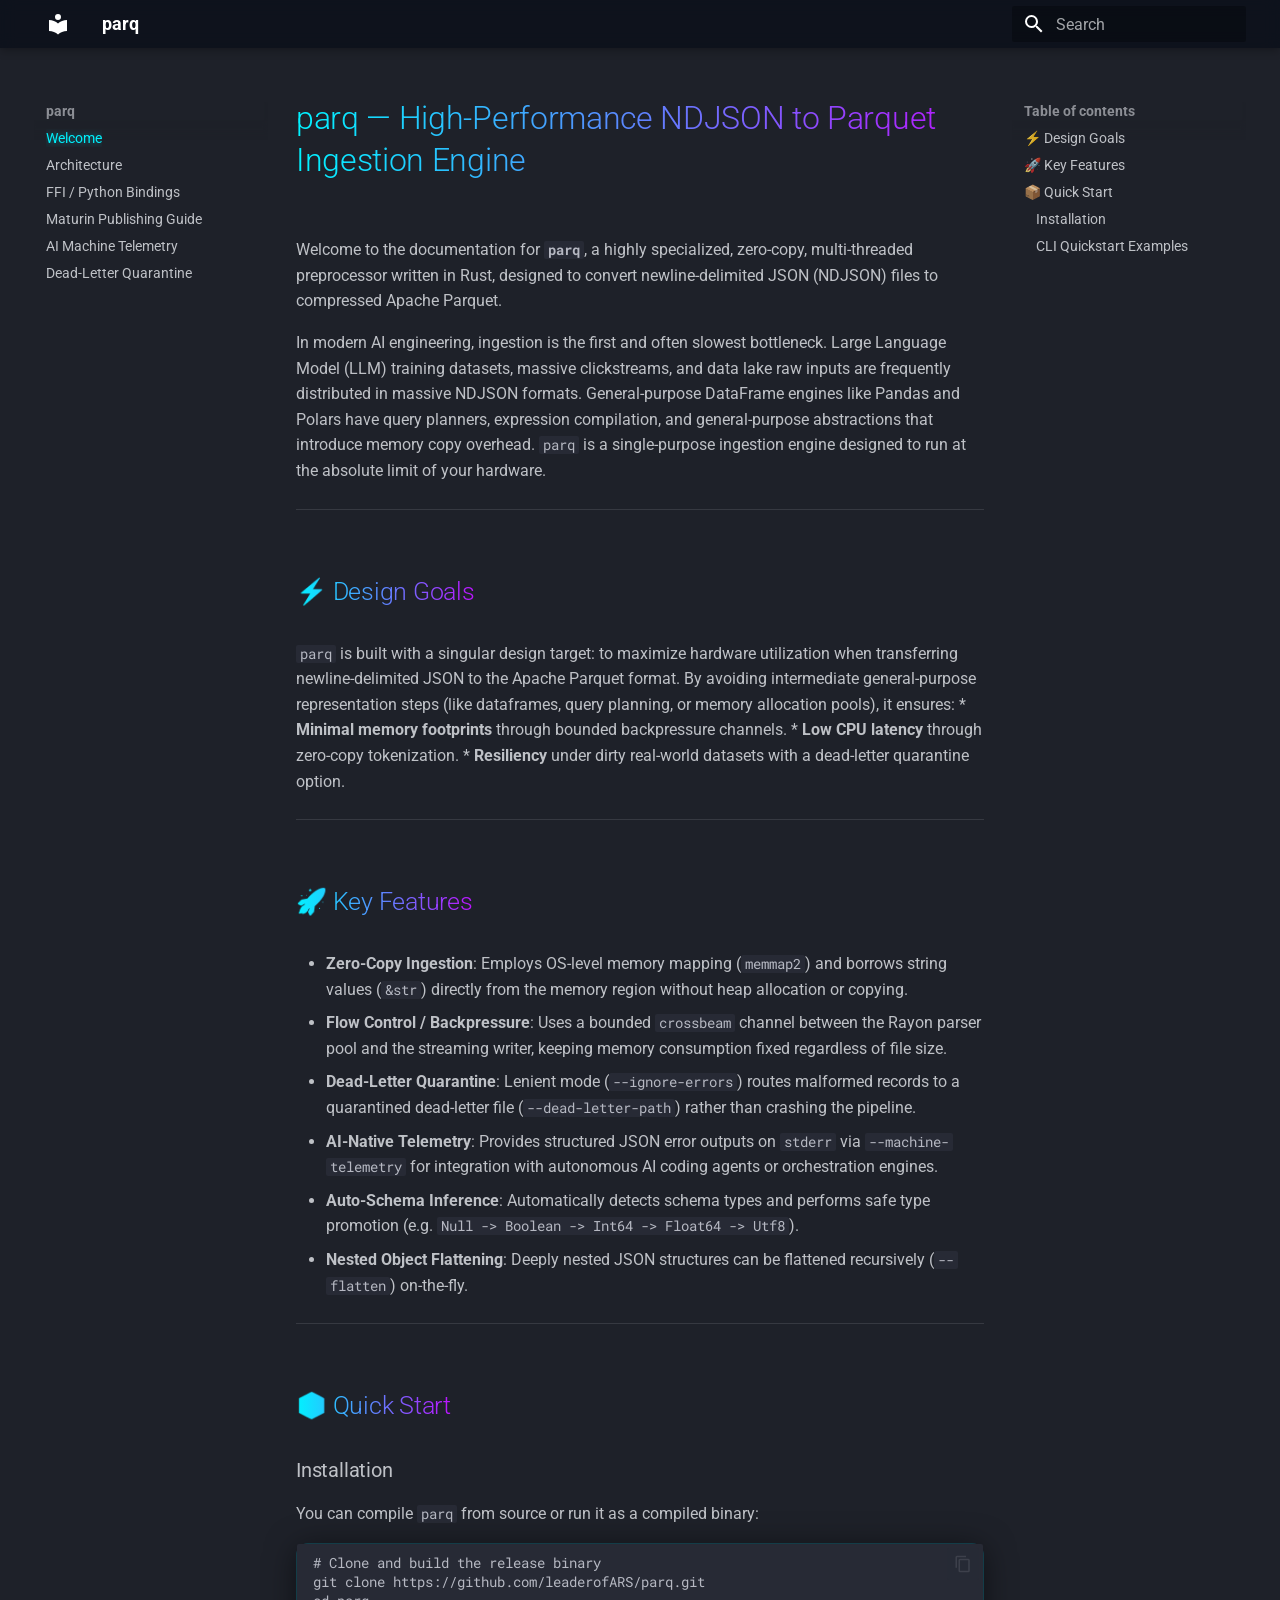
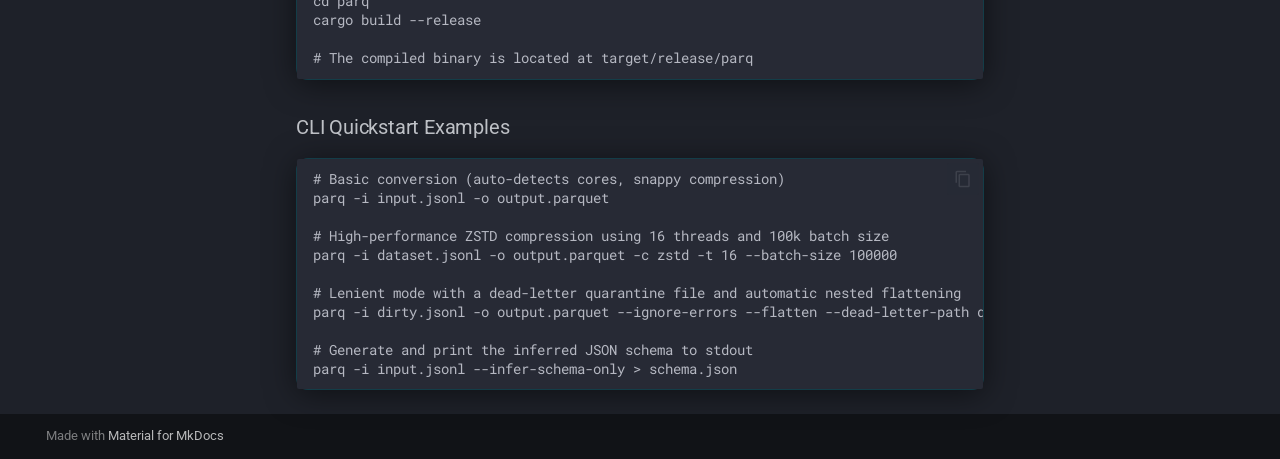
<file: index.html>
<!doctype html>
<html lang="en" class="no-js">
  <head>
    
      <meta charset="utf-8">
      <meta name="viewport" content="width=device-width,initial-scale=1">
      
        <meta name="description" content="Zero-copy, multi-threaded NDJSON to Parquet preprocessor in Rust">
      
      
      
        <link rel="canonical" href="https://pola-rs.github.io/parq/">
      
      
      
        <link rel="next" href="architecture/">
      
      
        
      
      
      <link rel="icon" href="assets/images/favicon.png">
      <meta name="generator" content="mkdocs-1.6.1, mkdocs-material-9.7.6">
    
    
      
        <title>parq</title>
      
    
    
      <link rel="stylesheet" href="assets/stylesheets/main.484c7ddc.min.css">
      
        
        <link rel="stylesheet" href="assets/stylesheets/palette.ab4e12ef.min.css">
      
      


    
    
      
    
    
      
        
        
        <link rel="preconnect" href="https://fonts.gstatic.com" crossorigin>
        <link rel="stylesheet" href="https://fonts.googleapis.com/css?family=Roboto:300,300i,400,400i,700,700i%7CRoboto+Mono:400,400i,700,700i&display=fallback">
        <style>:root{--md-text-font:"Roboto";--md-code-font:"Roboto Mono"}</style>
      
    
    
      <link rel="stylesheet" href="stylesheets/custom.css">
    
    <script>__md_scope=new URL(".",location),__md_hash=e=>[...e].reduce(((e,_)=>(e<<5)-e+_.charCodeAt(0)),0),__md_get=(e,_=localStorage,t=__md_scope)=>JSON.parse(_.getItem(t.pathname+"."+e)),__md_set=(e,_,t=localStorage,a=__md_scope)=>{try{t.setItem(a.pathname+"."+e,JSON.stringify(_))}catch(e){}}</script>
    
      

    
    
  </head>
  
  
    
    
    
    
    
    <body dir="ltr" data-md-color-scheme="slate" data-md-color-primary="black" data-md-color-accent="cyan">
  
    
    <input class="md-toggle" data-md-toggle="drawer" type="checkbox" id="__drawer" autocomplete="off">
    <input class="md-toggle" data-md-toggle="search" type="checkbox" id="__search" autocomplete="off">
    <label class="md-overlay" for="__drawer"></label>
    <div data-md-component="skip">
      
        
        <a href="#parq-high-performance-ndjson-to-parquet-ingestion-engine" class="md-skip">
          Skip to content
        </a>
      
    </div>
    <div data-md-component="announce">
      
    </div>
    
    
      

  

<header class="md-header md-header--shadow" data-md-component="header">
  <nav class="md-header__inner md-grid" aria-label="Header">
    <a href="." title="parq" class="md-header__button md-logo" aria-label="parq" data-md-component="logo">
      
  
  <svg xmlns="http://www.w3.org/2000/svg" viewBox="0 0 24 24"><path d="M12 8a3 3 0 0 0 3-3 3 3 0 0 0-3-3 3 3 0 0 0-3 3 3 3 0 0 0 3 3m0 3.54C9.64 9.35 6.5 8 3 8v11c3.5 0 6.64 1.35 9 3.54 2.36-2.19 5.5-3.54 9-3.54V8c-3.5 0-6.64 1.35-9 3.54"/></svg>

    </a>
    <label class="md-header__button md-icon" for="__drawer">
      
      <svg xmlns="http://www.w3.org/2000/svg" viewBox="0 0 24 24"><path d="M3 6h18v2H3zm0 5h18v2H3zm0 5h18v2H3z"/></svg>
    </label>
    <div class="md-header__title" data-md-component="header-title">
      <div class="md-header__ellipsis">
        <div class="md-header__topic">
          <span class="md-ellipsis">
            parq
          </span>
        </div>
        <div class="md-header__topic" data-md-component="header-topic">
          <span class="md-ellipsis">
            
              Welcome
            
          </span>
        </div>
      </div>
    </div>
    
      
    
    
    
    
      
      
        <label class="md-header__button md-icon" for="__search">
          
          <svg xmlns="http://www.w3.org/2000/svg" viewBox="0 0 24 24"><path d="M9.5 3A6.5 6.5 0 0 1 16 9.5c0 1.61-.59 3.09-1.56 4.23l.27.27h.79l5 5-1.5 1.5-5-5v-.79l-.27-.27A6.52 6.52 0 0 1 9.5 16 6.5 6.5 0 0 1 3 9.5 6.5 6.5 0 0 1 9.5 3m0 2C7 5 5 7 5 9.5S7 14 9.5 14 14 12 14 9.5 12 5 9.5 5"/></svg>
        </label>
        <div class="md-search" data-md-component="search" role="dialog">
  <label class="md-search__overlay" for="__search"></label>
  <div class="md-search__inner" role="search">
    <form class="md-search__form" name="search">
      <input type="text" class="md-search__input" name="query" aria-label="Search" placeholder="Search" autocapitalize="off" autocorrect="off" autocomplete="off" spellcheck="false" data-md-component="search-query" required>
      <label class="md-search__icon md-icon" for="__search">
        
        <svg xmlns="http://www.w3.org/2000/svg" viewBox="0 0 24 24"><path d="M9.5 3A6.5 6.5 0 0 1 16 9.5c0 1.61-.59 3.09-1.56 4.23l.27.27h.79l5 5-1.5 1.5-5-5v-.79l-.27-.27A6.52 6.52 0 0 1 9.5 16 6.5 6.5 0 0 1 3 9.5 6.5 6.5 0 0 1 9.5 3m0 2C7 5 5 7 5 9.5S7 14 9.5 14 14 12 14 9.5 12 5 9.5 5"/></svg>
        
        <svg xmlns="http://www.w3.org/2000/svg" viewBox="0 0 24 24"><path d="M20 11v2H8l5.5 5.5-1.42 1.42L4.16 12l7.92-7.92L13.5 5.5 8 11z"/></svg>
      </label>
      <nav class="md-search__options" aria-label="Search">
        
        <button type="reset" class="md-search__icon md-icon" title="Clear" aria-label="Clear" tabindex="-1">
          
          <svg xmlns="http://www.w3.org/2000/svg" viewBox="0 0 24 24"><path d="M19 6.41 17.59 5 12 10.59 6.41 5 5 6.41 10.59 12 5 17.59 6.41 19 12 13.41 17.59 19 19 17.59 13.41 12z"/></svg>
        </button>
      </nav>
      
    </form>
    <div class="md-search__output">
      <div class="md-search__scrollwrap" tabindex="0" data-md-scrollfix>
        <div class="md-search-result" data-md-component="search-result">
          <div class="md-search-result__meta">
            Initializing search
          </div>
          <ol class="md-search-result__list" role="presentation"></ol>
        </div>
      </div>
    </div>
  </div>
</div>
      
    
    
  </nav>
  
</header>
    
    <div class="md-container" data-md-component="container">
      
      
        
          
        
      
      <main class="md-main" data-md-component="main">
        <div class="md-main__inner md-grid">
          
            
              
              <div class="md-sidebar md-sidebar--primary" data-md-component="sidebar" data-md-type="navigation" >
                <div class="md-sidebar__scrollwrap">
                  <div class="md-sidebar__inner">
                    



<nav class="md-nav md-nav--primary" aria-label="Navigation" data-md-level="0">
  <label class="md-nav__title" for="__drawer">
    <a href="." title="parq" class="md-nav__button md-logo" aria-label="parq" data-md-component="logo">
      
  
  <svg xmlns="http://www.w3.org/2000/svg" viewBox="0 0 24 24"><path d="M12 8a3 3 0 0 0 3-3 3 3 0 0 0-3-3 3 3 0 0 0-3 3 3 3 0 0 0 3 3m0 3.54C9.64 9.35 6.5 8 3 8v11c3.5 0 6.64 1.35 9 3.54 2.36-2.19 5.5-3.54 9-3.54V8c-3.5 0-6.64 1.35-9 3.54"/></svg>

    </a>
    parq
  </label>
  
  <ul class="md-nav__list" data-md-scrollfix>
    
      
      
  
  
    
  
  
  
    <li class="md-nav__item md-nav__item--active">
      
      <input class="md-nav__toggle md-toggle" type="checkbox" id="__toc">
      
      
        
      
      
        <label class="md-nav__link md-nav__link--active" for="__toc">
          
  
  
  <span class="md-ellipsis">
    
  
    Welcome
  

    
  </span>
  
  

          <span class="md-nav__icon md-icon"></span>
        </label>
      
      <a href="." class="md-nav__link md-nav__link--active">
        
  
  
  <span class="md-ellipsis">
    
  
    Welcome
  

    
  </span>
  
  

      </a>
      
        

<nav class="md-nav md-nav--secondary" aria-label="Table of contents">
  
  
  
    
  
  
    <label class="md-nav__title" for="__toc">
      <span class="md-nav__icon md-icon"></span>
      Table of contents
    </label>
    <ul class="md-nav__list" data-md-component="toc" data-md-scrollfix>
      
        <li class="md-nav__item">
  <a href="#design-goals" class="md-nav__link">
    <span class="md-ellipsis">
      
        ⚡ Design Goals
      
    </span>
  </a>
  
</li>
      
        <li class="md-nav__item">
  <a href="#key-features" class="md-nav__link">
    <span class="md-ellipsis">
      
        🚀 Key Features
      
    </span>
  </a>
  
</li>
      
        <li class="md-nav__item">
  <a href="#quick-start" class="md-nav__link">
    <span class="md-ellipsis">
      
        📦 Quick Start
      
    </span>
  </a>
  
    <nav class="md-nav" aria-label="📦 Quick Start">
      <ul class="md-nav__list">
        
          <li class="md-nav__item">
  <a href="#installation" class="md-nav__link">
    <span class="md-ellipsis">
      
        Installation
      
    </span>
  </a>
  
</li>
        
          <li class="md-nav__item">
  <a href="#cli-quickstart-examples" class="md-nav__link">
    <span class="md-ellipsis">
      
        CLI Quickstart Examples
      
    </span>
  </a>
  
</li>
        
      </ul>
    </nav>
  
</li>
      
    </ul>
  
</nav>
      
    </li>
  

    
      
      
  
  
  
  
    <li class="md-nav__item">
      <a href="architecture/" class="md-nav__link">
        
  
  
  <span class="md-ellipsis">
    
  
    Architecture
  

    
  </span>
  
  

      </a>
    </li>
  

    
      
      
  
  
  
  
    <li class="md-nav__item">
      <a href="python/" class="md-nav__link">
        
  
  
  <span class="md-ellipsis">
    
  
    FFI / Python Bindings
  

    
  </span>
  
  

      </a>
    </li>
  

    
      
      
  
  
  
  
    <li class="md-nav__item">
      <a href="maturin_guide/" class="md-nav__link">
        
  
  
  <span class="md-ellipsis">
    
  
    Maturin Publishing Guide
  

    
  </span>
  
  

      </a>
    </li>
  

    
      
      
  
  
  
  
    <li class="md-nav__item">
      <a href="telemetry/" class="md-nav__link">
        
  
  
  <span class="md-ellipsis">
    
  
    AI Machine Telemetry
  

    
  </span>
  
  

      </a>
    </li>
  

    
      
      
  
  
  
  
    <li class="md-nav__item">
      <a href="quarantine/" class="md-nav__link">
        
  
  
  <span class="md-ellipsis">
    
  
    Dead-Letter Quarantine
  

    
  </span>
  
  

      </a>
    </li>
  

    
  </ul>
</nav>
                  </div>
                </div>
              </div>
            
            
              
              <div class="md-sidebar md-sidebar--secondary" data-md-component="sidebar" data-md-type="toc" >
                <div class="md-sidebar__scrollwrap">
                  <div class="md-sidebar__inner">
                    

<nav class="md-nav md-nav--secondary" aria-label="Table of contents">
  
  
  
    
  
  
    <label class="md-nav__title" for="__toc">
      <span class="md-nav__icon md-icon"></span>
      Table of contents
    </label>
    <ul class="md-nav__list" data-md-component="toc" data-md-scrollfix>
      
        <li class="md-nav__item">
  <a href="#design-goals" class="md-nav__link">
    <span class="md-ellipsis">
      
        ⚡ Design Goals
      
    </span>
  </a>
  
</li>
      
        <li class="md-nav__item">
  <a href="#key-features" class="md-nav__link">
    <span class="md-ellipsis">
      
        🚀 Key Features
      
    </span>
  </a>
  
</li>
      
        <li class="md-nav__item">
  <a href="#quick-start" class="md-nav__link">
    <span class="md-ellipsis">
      
        📦 Quick Start
      
    </span>
  </a>
  
    <nav class="md-nav" aria-label="📦 Quick Start">
      <ul class="md-nav__list">
        
          <li class="md-nav__item">
  <a href="#installation" class="md-nav__link">
    <span class="md-ellipsis">
      
        Installation
      
    </span>
  </a>
  
</li>
        
          <li class="md-nav__item">
  <a href="#cli-quickstart-examples" class="md-nav__link">
    <span class="md-ellipsis">
      
        CLI Quickstart Examples
      
    </span>
  </a>
  
</li>
        
      </ul>
    </nav>
  
</li>
      
    </ul>
  
</nav>
                  </div>
                </div>
              </div>
            
          
          
            <div class="md-content" data-md-component="content">
              
              <article class="md-content__inner md-typeset">
                
                  



<h1 id="parq-high-performance-ndjson-to-parquet-ingestion-engine">parq — High-Performance NDJSON to Parquet Ingestion Engine</h1>
<p>Welcome to the documentation for <strong><code>parq</code></strong>, a highly specialized, zero-copy, multi-threaded preprocessor written in Rust, designed to convert newline-delimited JSON (NDJSON) files to compressed Apache Parquet.</p>
<p>In modern AI engineering, ingestion is the first and often slowest bottleneck. Large Language Model (LLM) training datasets, massive clickstreams, and data lake raw inputs are frequently distributed in massive NDJSON formats. General-purpose DataFrame engines like Pandas and Polars have query planners, expression compilation, and general-purpose abstractions that introduce memory copy overhead. <code>parq</code> is a single-purpose ingestion engine designed to run at the absolute limit of your hardware.</p>
<hr />
<h2 id="design-goals">⚡ Design Goals</h2>
<p><code>parq</code> is built with a singular design target: to maximize hardware utilization when transferring newline-delimited JSON to the Apache Parquet format. By avoiding intermediate general-purpose representation steps (like dataframes, query planning, or memory allocation pools), it ensures:
* <strong>Minimal memory footprints</strong> through bounded backpressure channels.
* <strong>Low CPU latency</strong> through zero-copy tokenization.
* <strong>Resiliency</strong> under dirty real-world datasets with a dead-letter quarantine option.</p>
<hr />
<h2 id="key-features">🚀 Key Features</h2>
<ul>
<li><strong>Zero-Copy Ingestion</strong>: Employs OS-level memory mapping (<code>memmap2</code>) and borrows string values (<code>&amp;str</code>) directly from the memory region without heap allocation or copying.</li>
<li><strong>Flow Control / Backpressure</strong>: Uses a bounded <code>crossbeam</code> channel between the Rayon parser pool and the streaming writer, keeping memory consumption fixed regardless of file size.</li>
<li><strong>Dead-Letter Quarantine</strong>: Lenient mode (<code>--ignore-errors</code>) routes malformed records to a quarantined dead-letter file (<code>--dead-letter-path</code>) rather than crashing the pipeline.</li>
<li><strong>AI-Native Telemetry</strong>: Provides structured JSON error outputs on <code>stderr</code> via <code>--machine-telemetry</code> for integration with autonomous AI coding agents or orchestration engines.</li>
<li><strong>Auto-Schema Inference</strong>: Automatically detects schema types and performs safe type promotion (e.g. <code>Null -&gt; Boolean -&gt; Int64 -&gt; Float64 -&gt; Utf8</code>).</li>
<li><strong>Nested Object Flattening</strong>: Deeply nested JSON structures can be flattened recursively (<code>--flatten</code>) on-the-fly.</li>
</ul>
<hr />
<h2 id="quick-start">📦 Quick Start</h2>
<h3 id="installation">Installation</h3>
<p>You can compile <code>parq</code> from source or run it as a compiled binary:</p>
<pre><code class="language-bash"># Clone and build the release binary
git clone https://github.com/leaderofARS/parq.git
cd parq
cargo build --release

# The compiled binary is located at target/release/parq
</code></pre>
<h3 id="cli-quickstart-examples">CLI Quickstart Examples</h3>
<pre><code class="language-bash"># Basic conversion (auto-detects cores, snappy compression)
parq -i input.jsonl -o output.parquet

# High-performance ZSTD compression using 16 threads and 100k batch size
parq -i dataset.jsonl -o output.parquet -c zstd -t 16 --batch-size 100000

# Lenient mode with a dead-letter quarantine file and automatic nested flattening
parq -i dirty.jsonl -o output.parquet --ignore-errors --flatten --dead-letter-path quarantine.jsonl

# Generate and print the inferred JSON schema to stdout
parq -i input.jsonl --infer-schema-only &gt; schema.json
</code></pre>












                
              </article>
            </div>
          
          
<script>var target=document.getElementById(location.hash.slice(1));target&&target.name&&(target.checked=target.name.startsWith("__tabbed_"))</script>
        </div>
        
      </main>
      
        <footer class="md-footer">
  
  <div class="md-footer-meta md-typeset">
    <div class="md-footer-meta__inner md-grid">
      <div class="md-copyright">
  
  
    Made with
    <a href="https://squidfunk.github.io/mkdocs-material/" target="_blank" rel="noopener">
      Material for MkDocs
    </a>
  
</div>
      
    </div>
  </div>
</footer>
      
    </div>
    <div class="md-dialog" data-md-component="dialog">
      <div class="md-dialog__inner md-typeset"></div>
    </div>
    
    
    
      
      
      <script id="__config" type="application/json">{"annotate": null, "base": ".", "features": ["navigation.sections", "navigation.expand", "content.code.copy", "content.code.annotate"], "search": "assets/javascripts/workers/search.2c215733.min.js", "tags": null, "translations": {"clipboard.copied": "Copied to clipboard", "clipboard.copy": "Copy to clipboard", "search.result.more.one": "1 more on this page", "search.result.more.other": "# more on this page", "search.result.none": "No matching documents", "search.result.one": "1 matching document", "search.result.other": "# matching documents", "search.result.placeholder": "Type to start searching", "search.result.term.missing": "Missing", "select.version": "Select version"}, "version": null}</script>
    
    
      <script src="assets/javascripts/bundle.79ae519e.min.js"></script>
      
    
  </body>
</html>
</file>
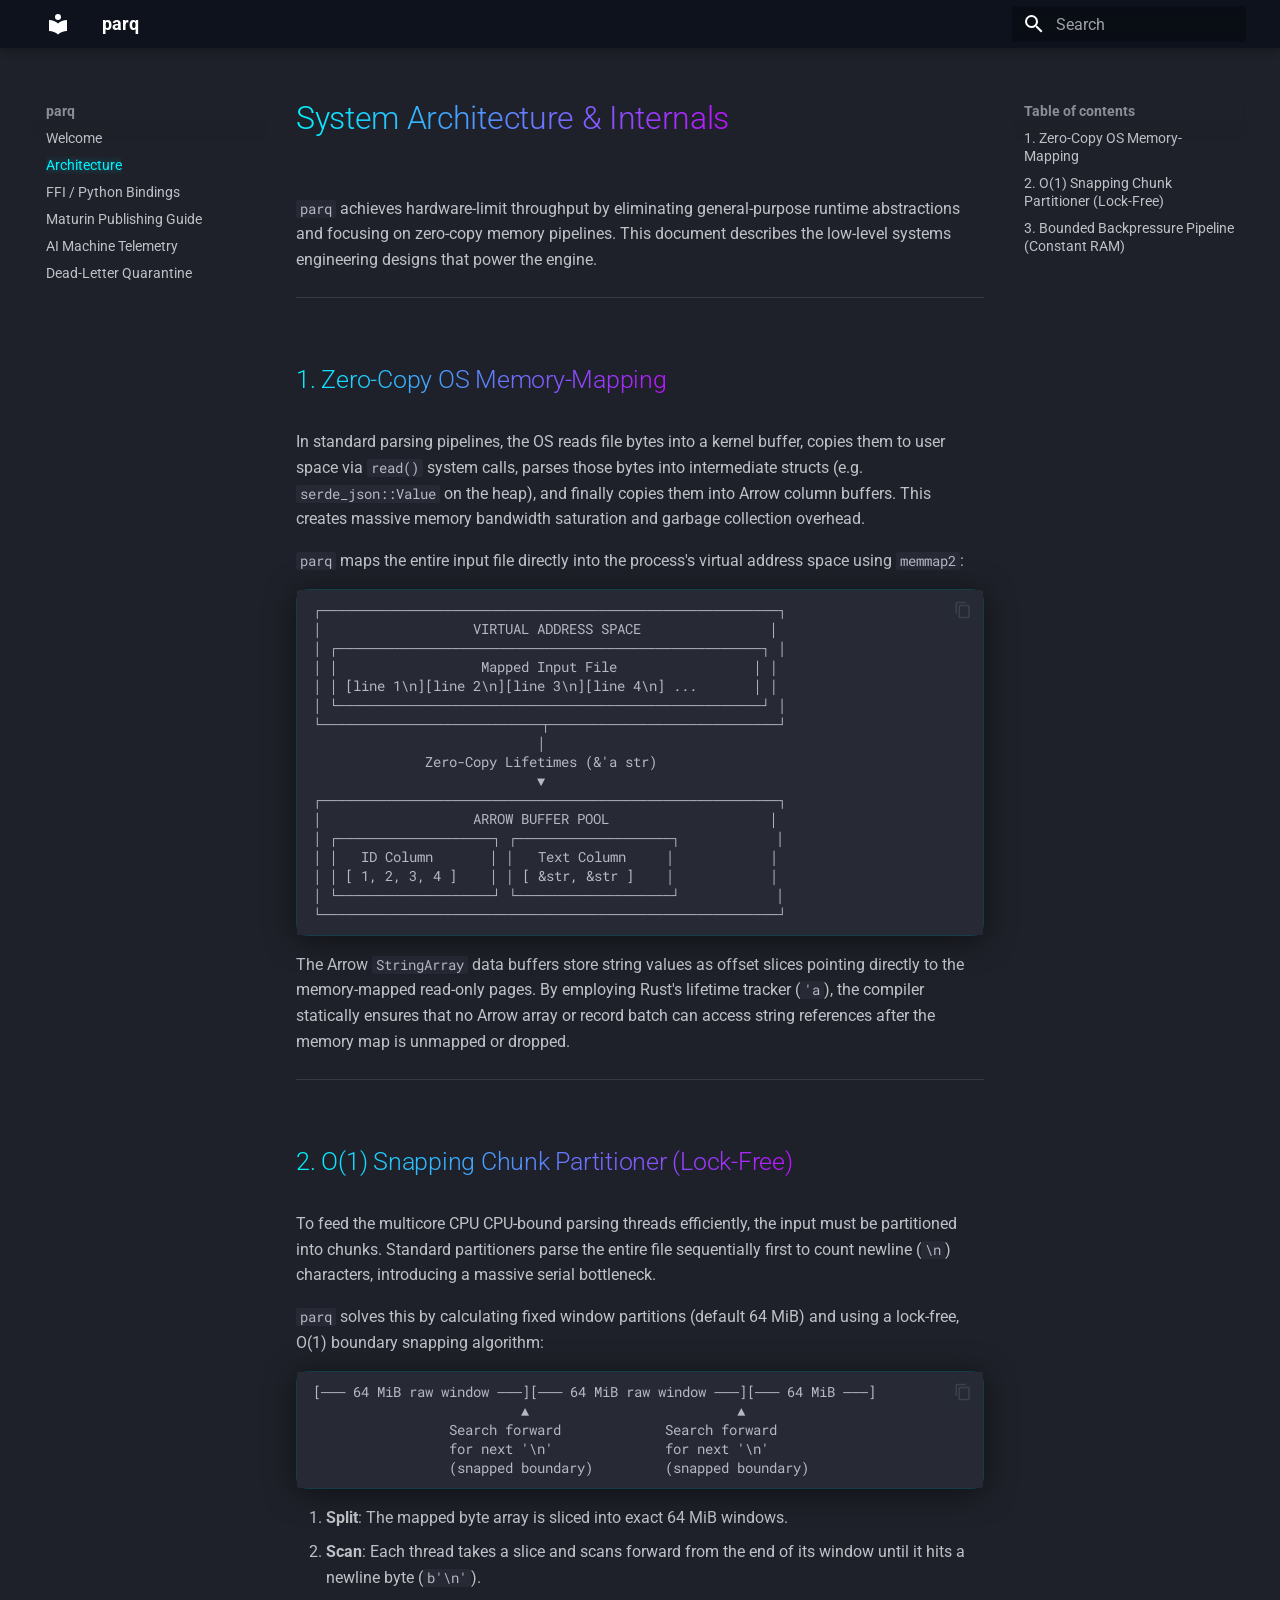
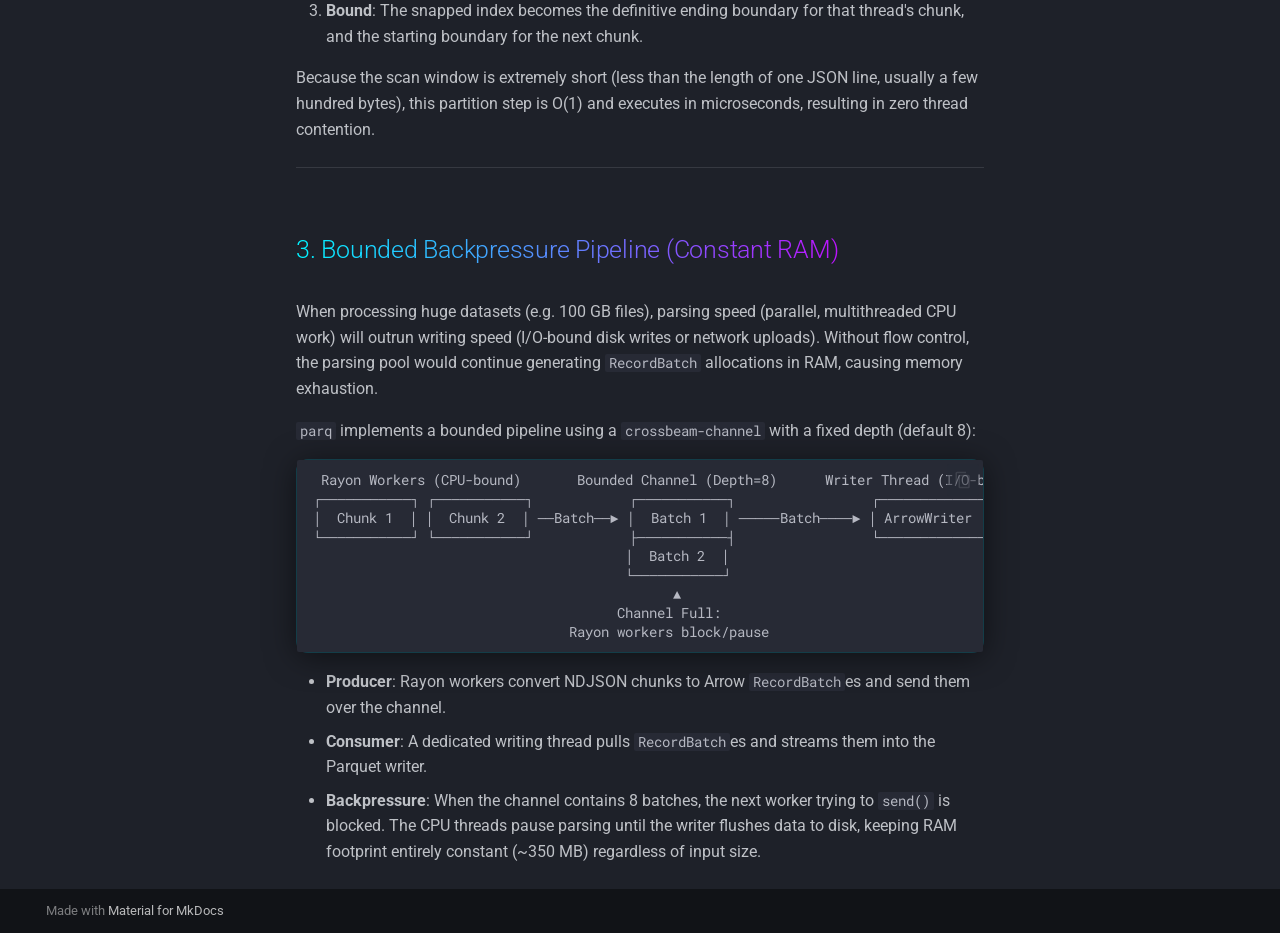
<file: architecture/index.html>
<!doctype html>
<html lang="en" class="no-js">
  <head>
    
      <meta charset="utf-8">
      <meta name="viewport" content="width=device-width,initial-scale=1">
      
        <meta name="description" content="Zero-copy, multi-threaded NDJSON to Parquet preprocessor in Rust">
      
      
      
        <link rel="canonical" href="https://pola-rs.github.io/parq/architecture/">
      
      
        <link rel="prev" href="..">
      
      
        <link rel="next" href="../python/">
      
      
        
      
      
      <link rel="icon" href="../assets/images/favicon.png">
      <meta name="generator" content="mkdocs-1.6.1, mkdocs-material-9.7.6">
    
    
      
        <title>Architecture - parq</title>
      
    
    
      <link rel="stylesheet" href="../assets/stylesheets/main.484c7ddc.min.css">
      
        
        <link rel="stylesheet" href="../assets/stylesheets/palette.ab4e12ef.min.css">
      
      


    
    
      
    
    
      
        
        
        <link rel="preconnect" href="https://fonts.gstatic.com" crossorigin>
        <link rel="stylesheet" href="https://fonts.googleapis.com/css?family=Roboto:300,300i,400,400i,700,700i%7CRoboto+Mono:400,400i,700,700i&display=fallback">
        <style>:root{--md-text-font:"Roboto";--md-code-font:"Roboto Mono"}</style>
      
    
    
      <link rel="stylesheet" href="../stylesheets/custom.css">
    
    <script>__md_scope=new URL("..",location),__md_hash=e=>[...e].reduce(((e,_)=>(e<<5)-e+_.charCodeAt(0)),0),__md_get=(e,_=localStorage,t=__md_scope)=>JSON.parse(_.getItem(t.pathname+"."+e)),__md_set=(e,_,t=localStorage,a=__md_scope)=>{try{t.setItem(a.pathname+"."+e,JSON.stringify(_))}catch(e){}}</script>
    
      

    
    
  </head>
  
  
    
    
    
    
    
    <body dir="ltr" data-md-color-scheme="slate" data-md-color-primary="black" data-md-color-accent="cyan">
  
    
    <input class="md-toggle" data-md-toggle="drawer" type="checkbox" id="__drawer" autocomplete="off">
    <input class="md-toggle" data-md-toggle="search" type="checkbox" id="__search" autocomplete="off">
    <label class="md-overlay" for="__drawer"></label>
    <div data-md-component="skip">
      
        
        <a href="#system-architecture-internals" class="md-skip">
          Skip to content
        </a>
      
    </div>
    <div data-md-component="announce">
      
    </div>
    
    
      

  

<header class="md-header md-header--shadow" data-md-component="header">
  <nav class="md-header__inner md-grid" aria-label="Header">
    <a href=".." title="parq" class="md-header__button md-logo" aria-label="parq" data-md-component="logo">
      
  
  <svg xmlns="http://www.w3.org/2000/svg" viewBox="0 0 24 24"><path d="M12 8a3 3 0 0 0 3-3 3 3 0 0 0-3-3 3 3 0 0 0-3 3 3 3 0 0 0 3 3m0 3.54C9.64 9.35 6.5 8 3 8v11c3.5 0 6.64 1.35 9 3.54 2.36-2.19 5.5-3.54 9-3.54V8c-3.5 0-6.64 1.35-9 3.54"/></svg>

    </a>
    <label class="md-header__button md-icon" for="__drawer">
      
      <svg xmlns="http://www.w3.org/2000/svg" viewBox="0 0 24 24"><path d="M3 6h18v2H3zm0 5h18v2H3zm0 5h18v2H3z"/></svg>
    </label>
    <div class="md-header__title" data-md-component="header-title">
      <div class="md-header__ellipsis">
        <div class="md-header__topic">
          <span class="md-ellipsis">
            parq
          </span>
        </div>
        <div class="md-header__topic" data-md-component="header-topic">
          <span class="md-ellipsis">
            
              Architecture
            
          </span>
        </div>
      </div>
    </div>
    
      
    
    
    
    
      
      
        <label class="md-header__button md-icon" for="__search">
          
          <svg xmlns="http://www.w3.org/2000/svg" viewBox="0 0 24 24"><path d="M9.5 3A6.5 6.5 0 0 1 16 9.5c0 1.61-.59 3.09-1.56 4.23l.27.27h.79l5 5-1.5 1.5-5-5v-.79l-.27-.27A6.52 6.52 0 0 1 9.5 16 6.5 6.5 0 0 1 3 9.5 6.5 6.5 0 0 1 9.5 3m0 2C7 5 5 7 5 9.5S7 14 9.5 14 14 12 14 9.5 12 5 9.5 5"/></svg>
        </label>
        <div class="md-search" data-md-component="search" role="dialog">
  <label class="md-search__overlay" for="__search"></label>
  <div class="md-search__inner" role="search">
    <form class="md-search__form" name="search">
      <input type="text" class="md-search__input" name="query" aria-label="Search" placeholder="Search" autocapitalize="off" autocorrect="off" autocomplete="off" spellcheck="false" data-md-component="search-query" required>
      <label class="md-search__icon md-icon" for="__search">
        
        <svg xmlns="http://www.w3.org/2000/svg" viewBox="0 0 24 24"><path d="M9.5 3A6.5 6.5 0 0 1 16 9.5c0 1.61-.59 3.09-1.56 4.23l.27.27h.79l5 5-1.5 1.5-5-5v-.79l-.27-.27A6.52 6.52 0 0 1 9.5 16 6.5 6.5 0 0 1 3 9.5 6.5 6.5 0 0 1 9.5 3m0 2C7 5 5 7 5 9.5S7 14 9.5 14 14 12 14 9.5 12 5 9.5 5"/></svg>
        
        <svg xmlns="http://www.w3.org/2000/svg" viewBox="0 0 24 24"><path d="M20 11v2H8l5.5 5.5-1.42 1.42L4.16 12l7.92-7.92L13.5 5.5 8 11z"/></svg>
      </label>
      <nav class="md-search__options" aria-label="Search">
        
        <button type="reset" class="md-search__icon md-icon" title="Clear" aria-label="Clear" tabindex="-1">
          
          <svg xmlns="http://www.w3.org/2000/svg" viewBox="0 0 24 24"><path d="M19 6.41 17.59 5 12 10.59 6.41 5 5 6.41 10.59 12 5 17.59 6.41 19 12 13.41 17.59 19 19 17.59 13.41 12z"/></svg>
        </button>
      </nav>
      
    </form>
    <div class="md-search__output">
      <div class="md-search__scrollwrap" tabindex="0" data-md-scrollfix>
        <div class="md-search-result" data-md-component="search-result">
          <div class="md-search-result__meta">
            Initializing search
          </div>
          <ol class="md-search-result__list" role="presentation"></ol>
        </div>
      </div>
    </div>
  </div>
</div>
      
    
    
  </nav>
  
</header>
    
    <div class="md-container" data-md-component="container">
      
      
        
          
        
      
      <main class="md-main" data-md-component="main">
        <div class="md-main__inner md-grid">
          
            
              
              <div class="md-sidebar md-sidebar--primary" data-md-component="sidebar" data-md-type="navigation" >
                <div class="md-sidebar__scrollwrap">
                  <div class="md-sidebar__inner">
                    



<nav class="md-nav md-nav--primary" aria-label="Navigation" data-md-level="0">
  <label class="md-nav__title" for="__drawer">
    <a href=".." title="parq" class="md-nav__button md-logo" aria-label="parq" data-md-component="logo">
      
  
  <svg xmlns="http://www.w3.org/2000/svg" viewBox="0 0 24 24"><path d="M12 8a3 3 0 0 0 3-3 3 3 0 0 0-3-3 3 3 0 0 0-3 3 3 3 0 0 0 3 3m0 3.54C9.64 9.35 6.5 8 3 8v11c3.5 0 6.64 1.35 9 3.54 2.36-2.19 5.5-3.54 9-3.54V8c-3.5 0-6.64 1.35-9 3.54"/></svg>

    </a>
    parq
  </label>
  
  <ul class="md-nav__list" data-md-scrollfix>
    
      
      
  
  
  
  
    <li class="md-nav__item">
      <a href=".." class="md-nav__link">
        
  
  
  <span class="md-ellipsis">
    
  
    Welcome
  

    
  </span>
  
  

      </a>
    </li>
  

    
      
      
  
  
    
  
  
  
    <li class="md-nav__item md-nav__item--active">
      
      <input class="md-nav__toggle md-toggle" type="checkbox" id="__toc">
      
      
        
      
      
        <label class="md-nav__link md-nav__link--active" for="__toc">
          
  
  
  <span class="md-ellipsis">
    
  
    Architecture
  

    
  </span>
  
  

          <span class="md-nav__icon md-icon"></span>
        </label>
      
      <a href="./" class="md-nav__link md-nav__link--active">
        
  
  
  <span class="md-ellipsis">
    
  
    Architecture
  

    
  </span>
  
  

      </a>
      
        

<nav class="md-nav md-nav--secondary" aria-label="Table of contents">
  
  
  
    
  
  
    <label class="md-nav__title" for="__toc">
      <span class="md-nav__icon md-icon"></span>
      Table of contents
    </label>
    <ul class="md-nav__list" data-md-component="toc" data-md-scrollfix>
      
        <li class="md-nav__item">
  <a href="#1-zero-copy-os-memory-mapping" class="md-nav__link">
    <span class="md-ellipsis">
      
        1. Zero-Copy OS Memory-Mapping
      
    </span>
  </a>
  
</li>
      
        <li class="md-nav__item">
  <a href="#2-o1-snapping-chunk-partitioner-lock-free" class="md-nav__link">
    <span class="md-ellipsis">
      
        2. O(1) Snapping Chunk Partitioner (Lock-Free)
      
    </span>
  </a>
  
</li>
      
        <li class="md-nav__item">
  <a href="#3-bounded-backpressure-pipeline-constant-ram" class="md-nav__link">
    <span class="md-ellipsis">
      
        3. Bounded Backpressure Pipeline (Constant RAM)
      
    </span>
  </a>
  
</li>
      
    </ul>
  
</nav>
      
    </li>
  

    
      
      
  
  
  
  
    <li class="md-nav__item">
      <a href="../python/" class="md-nav__link">
        
  
  
  <span class="md-ellipsis">
    
  
    FFI / Python Bindings
  

    
  </span>
  
  

      </a>
    </li>
  

    
      
      
  
  
  
  
    <li class="md-nav__item">
      <a href="../maturin_guide/" class="md-nav__link">
        
  
  
  <span class="md-ellipsis">
    
  
    Maturin Publishing Guide
  

    
  </span>
  
  

      </a>
    </li>
  

    
      
      
  
  
  
  
    <li class="md-nav__item">
      <a href="../telemetry/" class="md-nav__link">
        
  
  
  <span class="md-ellipsis">
    
  
    AI Machine Telemetry
  

    
  </span>
  
  

      </a>
    </li>
  

    
      
      
  
  
  
  
    <li class="md-nav__item">
      <a href="../quarantine/" class="md-nav__link">
        
  
  
  <span class="md-ellipsis">
    
  
    Dead-Letter Quarantine
  

    
  </span>
  
  

      </a>
    </li>
  

    
  </ul>
</nav>
                  </div>
                </div>
              </div>
            
            
              
              <div class="md-sidebar md-sidebar--secondary" data-md-component="sidebar" data-md-type="toc" >
                <div class="md-sidebar__scrollwrap">
                  <div class="md-sidebar__inner">
                    

<nav class="md-nav md-nav--secondary" aria-label="Table of contents">
  
  
  
    
  
  
    <label class="md-nav__title" for="__toc">
      <span class="md-nav__icon md-icon"></span>
      Table of contents
    </label>
    <ul class="md-nav__list" data-md-component="toc" data-md-scrollfix>
      
        <li class="md-nav__item">
  <a href="#1-zero-copy-os-memory-mapping" class="md-nav__link">
    <span class="md-ellipsis">
      
        1. Zero-Copy OS Memory-Mapping
      
    </span>
  </a>
  
</li>
      
        <li class="md-nav__item">
  <a href="#2-o1-snapping-chunk-partitioner-lock-free" class="md-nav__link">
    <span class="md-ellipsis">
      
        2. O(1) Snapping Chunk Partitioner (Lock-Free)
      
    </span>
  </a>
  
</li>
      
        <li class="md-nav__item">
  <a href="#3-bounded-backpressure-pipeline-constant-ram" class="md-nav__link">
    <span class="md-ellipsis">
      
        3. Bounded Backpressure Pipeline (Constant RAM)
      
    </span>
  </a>
  
</li>
      
    </ul>
  
</nav>
                  </div>
                </div>
              </div>
            
          
          
            <div class="md-content" data-md-component="content">
              
              <article class="md-content__inner md-typeset">
                
                  



<h1 id="system-architecture-internals">System Architecture &amp; Internals</h1>
<p><code>parq</code> achieves hardware-limit throughput by eliminating general-purpose runtime abstractions and focusing on zero-copy memory pipelines. This document describes the low-level systems engineering designs that power the engine.</p>
<hr />
<h2 id="1-zero-copy-os-memory-mapping">1. Zero-Copy OS Memory-Mapping</h2>
<p>In standard parsing pipelines, the OS reads file bytes into a kernel buffer, copies them to user space via <code>read()</code> system calls, parses those bytes into intermediate structs (e.g. <code>serde_json::Value</code> on the heap), and finally copies them into Arrow column buffers. This creates massive memory bandwidth saturation and garbage collection overhead.</p>
<p><code>parq</code> maps the entire input file directly into the process's virtual address space using <code>memmap2</code>:</p>
<pre><code>┌────────────────────────────────────────────────────────┐
│                   VIRTUAL ADDRESS SPACE                │
│ ┌────────────────────────────────────────────────────┐ │
│ │                  Mapped Input File                 │ │
│ │ [line 1\n][line 2\n][line 3\n][line 4\n] ...       │ │
│ └────────────────────────────────────────────────────┘ │
└───────────────────────────┬────────────────────────────┘
                            │
              Zero-Copy Lifetimes (&amp;'a str)
                            ▼
┌────────────────────────────────────────────────────────┐
│                   ARROW BUFFER POOL                    │
│ ┌───────────────────┐ ┌───────────────────┐            │
│ │   ID Column       │ │   Text Column     │            │
│ │ [ 1, 2, 3, 4 ]    │ │ [ &amp;str, &amp;str ]    │            │
│ └───────────────────┘ └───────────────────┘            │
└────────────────────────────────────────────────────────┘
</code></pre>
<p>The Arrow <code>StringArray</code> data buffers store string values as offset slices pointing directly to the memory-mapped read-only pages. By employing Rust's lifetime tracker (<code>'a</code>), the compiler statically ensures that no Arrow array or record batch can access string references after the memory map is unmapped or dropped.</p>
<hr />
<h2 id="2-o1-snapping-chunk-partitioner-lock-free">2. O(1) Snapping Chunk Partitioner (Lock-Free)</h2>
<p>To feed the multicore CPU CPU-bound parsing threads efficiently, the input must be partitioned into chunks. Standard partitioners parse the entire file sequentially first to count newline (<code>\n</code>) characters, introducing a massive serial bottleneck.</p>
<p><code>parq</code> solves this by calculating fixed window partitions (default 64 MiB) and using a lock-free, O(1) boundary snapping algorithm:</p>
<pre><code>[─── 64 MiB raw window ───][─── 64 MiB raw window ───][─── 64 MiB ───]
                          ▲                          ▲
                 Search forward             Search forward
                 for next '\n'              for next '\n'
                 (snapped boundary)         (snapped boundary)
</code></pre>
<ol>
<li><strong>Split</strong>: The mapped byte array is sliced into exact 64 MiB windows.</li>
<li><strong>Scan</strong>: Each thread takes a slice and scans forward from the end of its window until it hits a newline byte (<code>b'\n'</code>).</li>
<li><strong>Bound</strong>: The snapped index becomes the definitive ending boundary for that thread's chunk, and the starting boundary for the next chunk.</li>
</ol>
<p>Because the scan window is extremely short (less than the length of one JSON line, usually a few hundred bytes), this partition step is O(1) and executes in microseconds, resulting in zero thread contention.</p>
<hr />
<h2 id="3-bounded-backpressure-pipeline-constant-ram">3. Bounded Backpressure Pipeline (Constant RAM)</h2>
<p>When processing huge datasets (e.g. 100 GB files), parsing speed (parallel, multithreaded CPU work) will outrun writing speed (I/O-bound disk writes or network uploads). Without flow control, the parsing pool would continue generating <code>RecordBatch</code> allocations in RAM, causing memory exhaustion.</p>
<p><code>parq</code> implements a bounded pipeline using a <code>crossbeam-channel</code> with a fixed depth (default 8):</p>
<pre><code> Rayon Workers (CPU-bound)       Bounded Channel (Depth=8)      Writer Thread (I/O-bound)
┌───────────┐ ┌───────────┐            ┌───────────┐                 ┌─────────────┐
│  Chunk 1  │ │  Chunk 2  │ ──Batch──► │  Batch 1  │ ─────Batch────► │ ArrowWriter │
└───────────┘ └───────────┘            ├───────────┤                 └─────────────┘
                                       │  Batch 2  │
                                       └───────────┘
                                             ▲
                                      Channel Full:
                                Rayon workers block/pause
</code></pre>
<ul>
<li><strong>Producer</strong>: Rayon workers convert NDJSON chunks to Arrow <code>RecordBatch</code>es and send them over the channel.</li>
<li><strong>Consumer</strong>: A dedicated writing thread pulls <code>RecordBatch</code>es and streams them into the Parquet writer.</li>
<li><strong>Backpressure</strong>: When the channel contains 8 batches, the next worker trying to <code>send()</code> is blocked. The CPU threads pause parsing until the writer flushes data to disk, keeping RAM footprint entirely constant (~350 MB) regardless of input size.</li>
</ul>












                
              </article>
            </div>
          
          
<script>var target=document.getElementById(location.hash.slice(1));target&&target.name&&(target.checked=target.name.startsWith("__tabbed_"))</script>
        </div>
        
      </main>
      
        <footer class="md-footer">
  
  <div class="md-footer-meta md-typeset">
    <div class="md-footer-meta__inner md-grid">
      <div class="md-copyright">
  
  
    Made with
    <a href="https://squidfunk.github.io/mkdocs-material/" target="_blank" rel="noopener">
      Material for MkDocs
    </a>
  
</div>
      
    </div>
  </div>
</footer>
      
    </div>
    <div class="md-dialog" data-md-component="dialog">
      <div class="md-dialog__inner md-typeset"></div>
    </div>
    
    
    
      
      
      <script id="__config" type="application/json">{"annotate": null, "base": "..", "features": ["navigation.sections", "navigation.expand", "content.code.copy", "content.code.annotate"], "search": "../assets/javascripts/workers/search.2c215733.min.js", "tags": null, "translations": {"clipboard.copied": "Copied to clipboard", "clipboard.copy": "Copy to clipboard", "search.result.more.one": "1 more on this page", "search.result.more.other": "# more on this page", "search.result.none": "No matching documents", "search.result.one": "1 matching document", "search.result.other": "# matching documents", "search.result.placeholder": "Type to start searching", "search.result.term.missing": "Missing", "select.version": "Select version"}, "version": null}</script>
    
    
      <script src="../assets/javascripts/bundle.79ae519e.min.js"></script>
      
    
  </body>
</html>
</file>
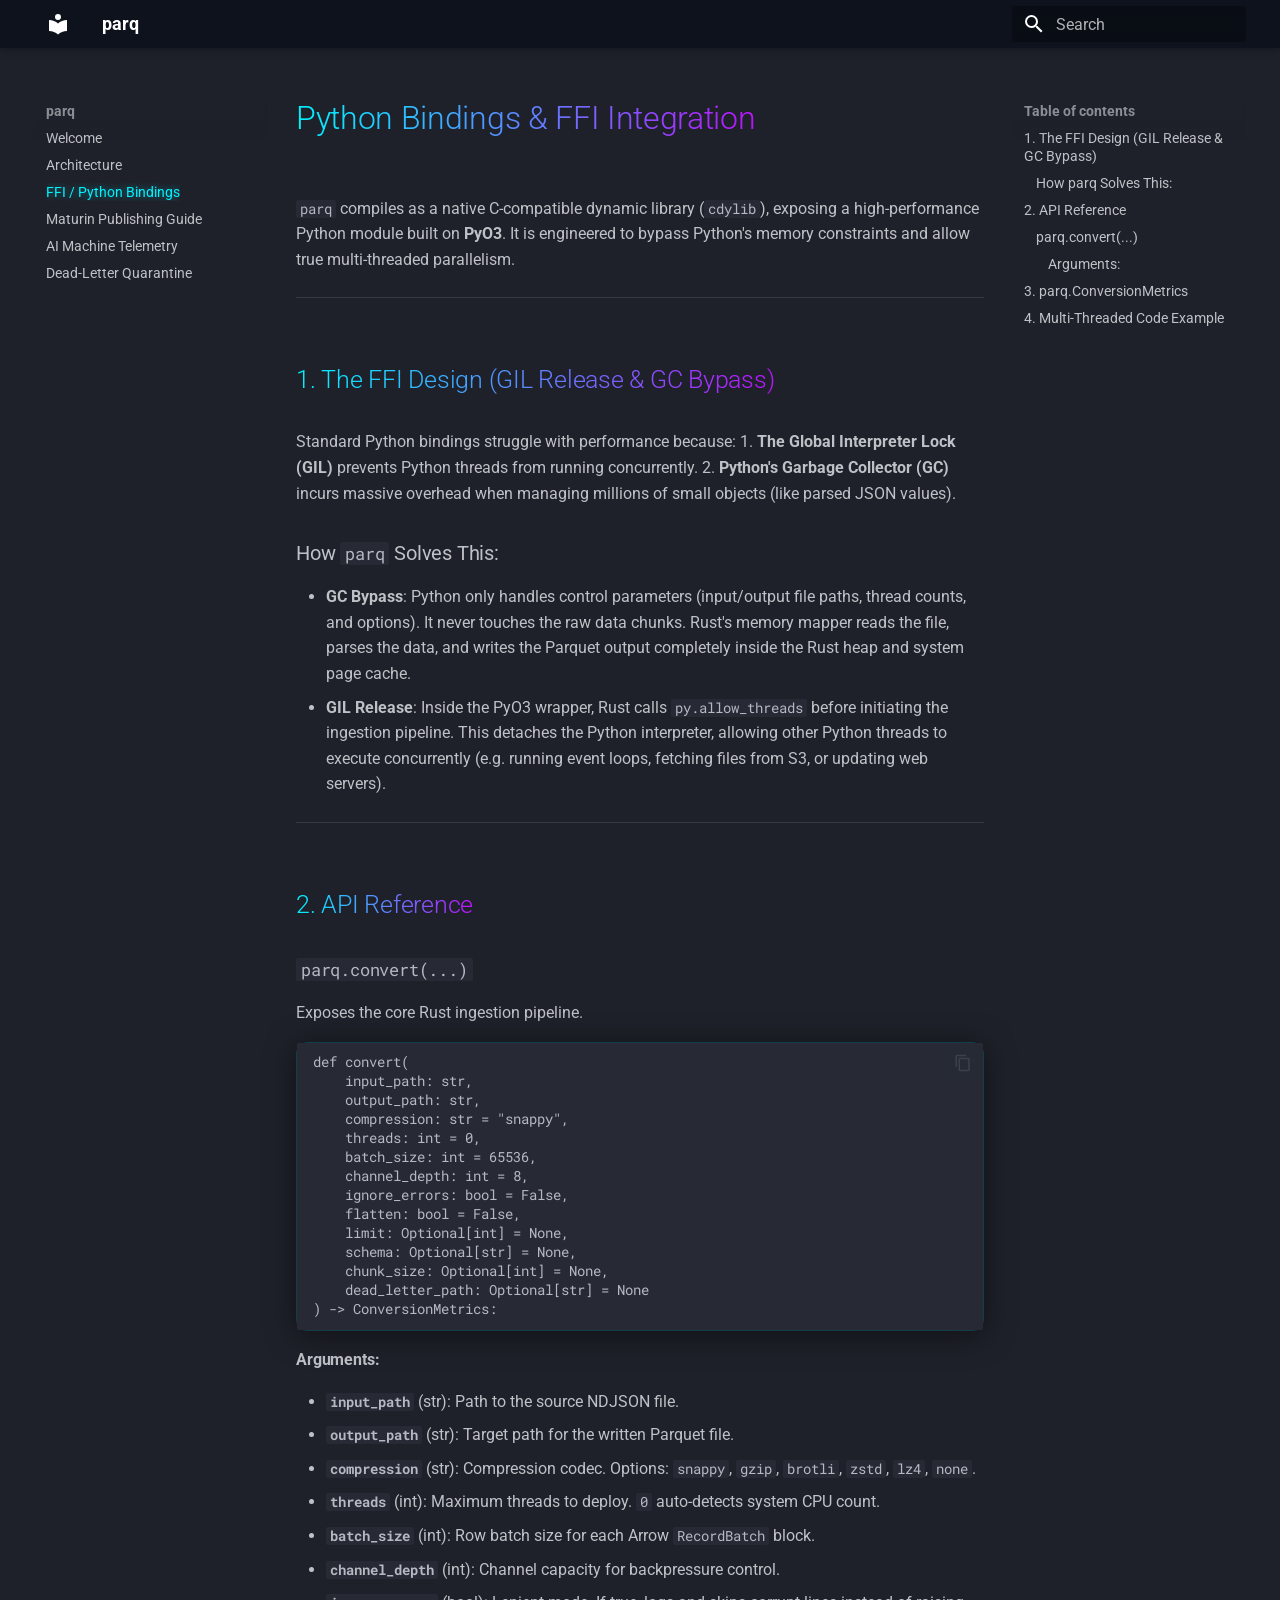
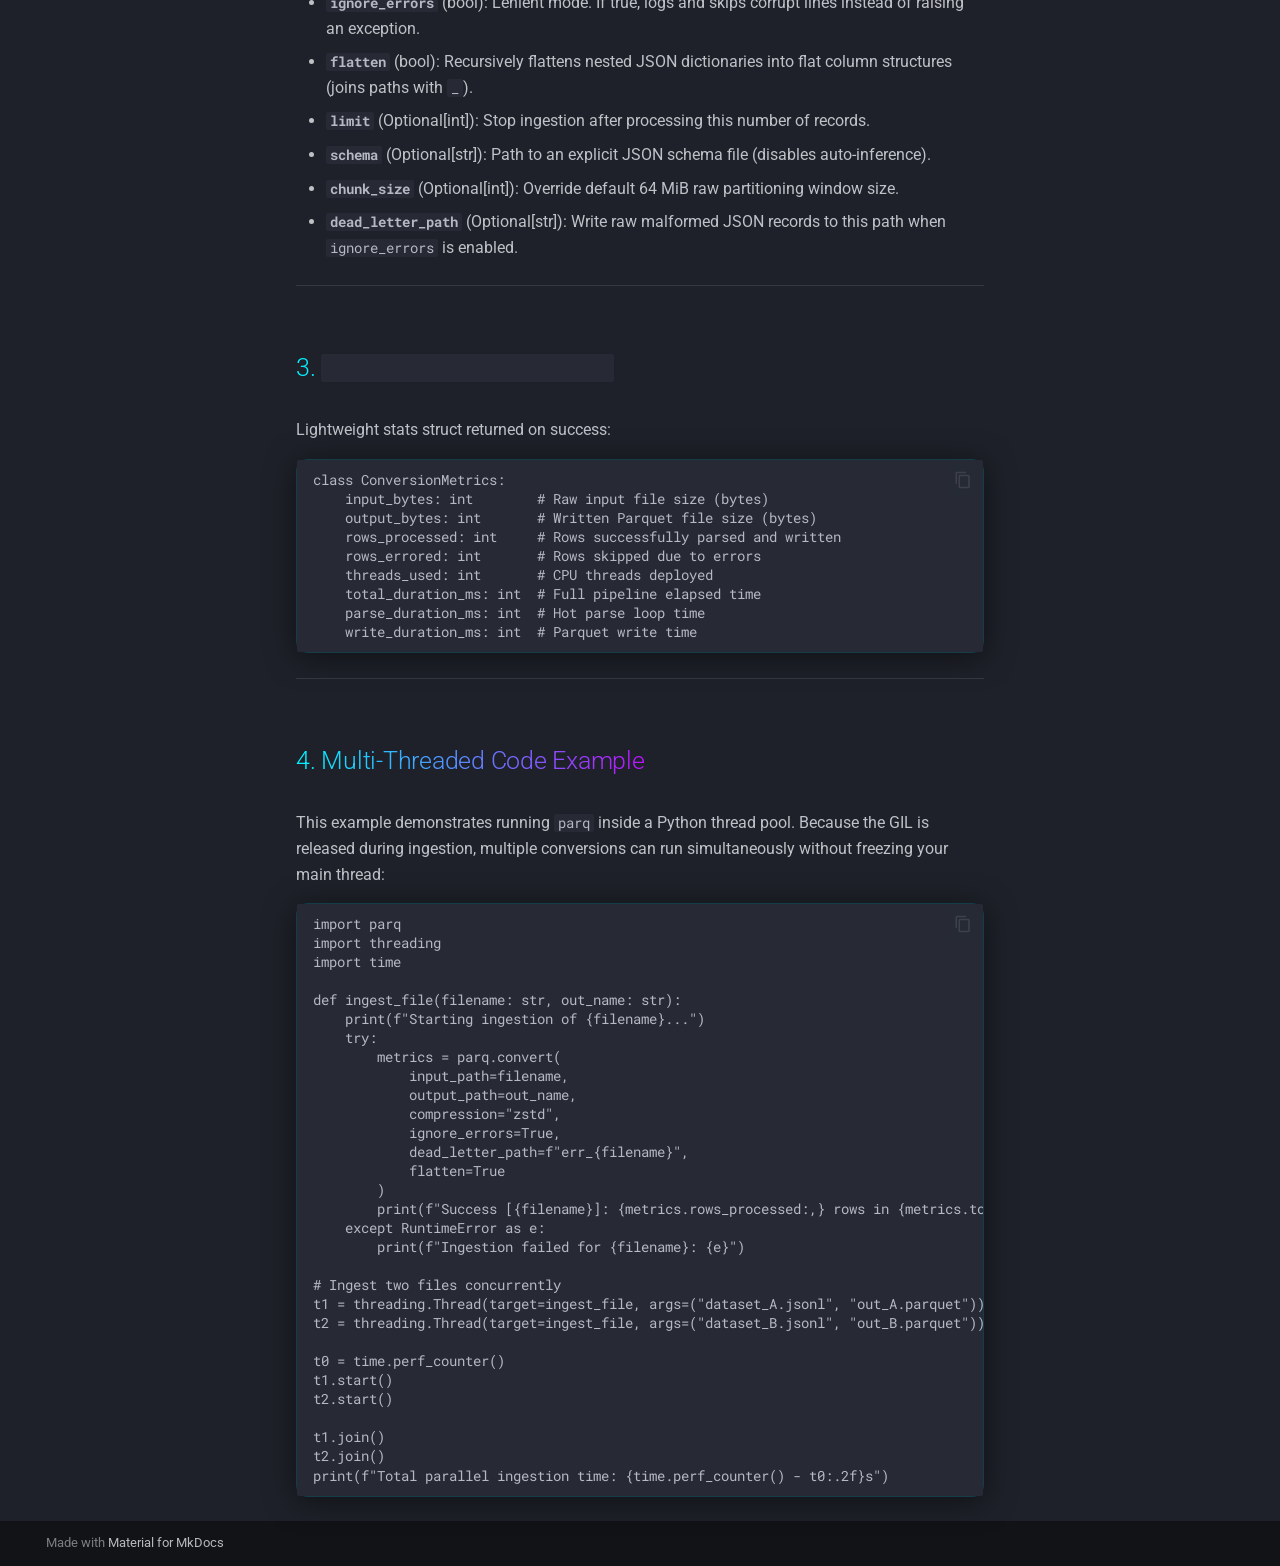
<file: python/index.html>
<!doctype html>
<html lang="en" class="no-js">
  <head>
    
      <meta charset="utf-8">
      <meta name="viewport" content="width=device-width,initial-scale=1">
      
        <meta name="description" content="Zero-copy, multi-threaded NDJSON to Parquet preprocessor in Rust">
      
      
      
        <link rel="canonical" href="https://pola-rs.github.io/parq/python/">
      
      
        <link rel="prev" href="../architecture/">
      
      
        <link rel="next" href="../maturin_guide/">
      
      
        
      
      
      <link rel="icon" href="../assets/images/favicon.png">
      <meta name="generator" content="mkdocs-1.6.1, mkdocs-material-9.7.6">
    
    
      
        <title>FFI / Python Bindings - parq</title>
      
    
    
      <link rel="stylesheet" href="../assets/stylesheets/main.484c7ddc.min.css">
      
        
        <link rel="stylesheet" href="../assets/stylesheets/palette.ab4e12ef.min.css">
      
      


    
    
      
    
    
      
        
        
        <link rel="preconnect" href="https://fonts.gstatic.com" crossorigin>
        <link rel="stylesheet" href="https://fonts.googleapis.com/css?family=Roboto:300,300i,400,400i,700,700i%7CRoboto+Mono:400,400i,700,700i&display=fallback">
        <style>:root{--md-text-font:"Roboto";--md-code-font:"Roboto Mono"}</style>
      
    
    
      <link rel="stylesheet" href="../stylesheets/custom.css">
    
    <script>__md_scope=new URL("..",location),__md_hash=e=>[...e].reduce(((e,_)=>(e<<5)-e+_.charCodeAt(0)),0),__md_get=(e,_=localStorage,t=__md_scope)=>JSON.parse(_.getItem(t.pathname+"."+e)),__md_set=(e,_,t=localStorage,a=__md_scope)=>{try{t.setItem(a.pathname+"."+e,JSON.stringify(_))}catch(e){}}</script>
    
      

    
    
  </head>
  
  
    
    
    
    
    
    <body dir="ltr" data-md-color-scheme="slate" data-md-color-primary="black" data-md-color-accent="cyan">
  
    
    <input class="md-toggle" data-md-toggle="drawer" type="checkbox" id="__drawer" autocomplete="off">
    <input class="md-toggle" data-md-toggle="search" type="checkbox" id="__search" autocomplete="off">
    <label class="md-overlay" for="__drawer"></label>
    <div data-md-component="skip">
      
        
        <a href="#python-bindings-ffi-integration" class="md-skip">
          Skip to content
        </a>
      
    </div>
    <div data-md-component="announce">
      
    </div>
    
    
      

  

<header class="md-header md-header--shadow" data-md-component="header">
  <nav class="md-header__inner md-grid" aria-label="Header">
    <a href=".." title="parq" class="md-header__button md-logo" aria-label="parq" data-md-component="logo">
      
  
  <svg xmlns="http://www.w3.org/2000/svg" viewBox="0 0 24 24"><path d="M12 8a3 3 0 0 0 3-3 3 3 0 0 0-3-3 3 3 0 0 0-3 3 3 3 0 0 0 3 3m0 3.54C9.64 9.35 6.5 8 3 8v11c3.5 0 6.64 1.35 9 3.54 2.36-2.19 5.5-3.54 9-3.54V8c-3.5 0-6.64 1.35-9 3.54"/></svg>

    </a>
    <label class="md-header__button md-icon" for="__drawer">
      
      <svg xmlns="http://www.w3.org/2000/svg" viewBox="0 0 24 24"><path d="M3 6h18v2H3zm0 5h18v2H3zm0 5h18v2H3z"/></svg>
    </label>
    <div class="md-header__title" data-md-component="header-title">
      <div class="md-header__ellipsis">
        <div class="md-header__topic">
          <span class="md-ellipsis">
            parq
          </span>
        </div>
        <div class="md-header__topic" data-md-component="header-topic">
          <span class="md-ellipsis">
            
              FFI / Python Bindings
            
          </span>
        </div>
      </div>
    </div>
    
      
    
    
    
    
      
      
        <label class="md-header__button md-icon" for="__search">
          
          <svg xmlns="http://www.w3.org/2000/svg" viewBox="0 0 24 24"><path d="M9.5 3A6.5 6.5 0 0 1 16 9.5c0 1.61-.59 3.09-1.56 4.23l.27.27h.79l5 5-1.5 1.5-5-5v-.79l-.27-.27A6.52 6.52 0 0 1 9.5 16 6.5 6.5 0 0 1 3 9.5 6.5 6.5 0 0 1 9.5 3m0 2C7 5 5 7 5 9.5S7 14 9.5 14 14 12 14 9.5 12 5 9.5 5"/></svg>
        </label>
        <div class="md-search" data-md-component="search" role="dialog">
  <label class="md-search__overlay" for="__search"></label>
  <div class="md-search__inner" role="search">
    <form class="md-search__form" name="search">
      <input type="text" class="md-search__input" name="query" aria-label="Search" placeholder="Search" autocapitalize="off" autocorrect="off" autocomplete="off" spellcheck="false" data-md-component="search-query" required>
      <label class="md-search__icon md-icon" for="__search">
        
        <svg xmlns="http://www.w3.org/2000/svg" viewBox="0 0 24 24"><path d="M9.5 3A6.5 6.5 0 0 1 16 9.5c0 1.61-.59 3.09-1.56 4.23l.27.27h.79l5 5-1.5 1.5-5-5v-.79l-.27-.27A6.52 6.52 0 0 1 9.5 16 6.5 6.5 0 0 1 3 9.5 6.5 6.5 0 0 1 9.5 3m0 2C7 5 5 7 5 9.5S7 14 9.5 14 14 12 14 9.5 12 5 9.5 5"/></svg>
        
        <svg xmlns="http://www.w3.org/2000/svg" viewBox="0 0 24 24"><path d="M20 11v2H8l5.5 5.5-1.42 1.42L4.16 12l7.92-7.92L13.5 5.5 8 11z"/></svg>
      </label>
      <nav class="md-search__options" aria-label="Search">
        
        <button type="reset" class="md-search__icon md-icon" title="Clear" aria-label="Clear" tabindex="-1">
          
          <svg xmlns="http://www.w3.org/2000/svg" viewBox="0 0 24 24"><path d="M19 6.41 17.59 5 12 10.59 6.41 5 5 6.41 10.59 12 5 17.59 6.41 19 12 13.41 17.59 19 19 17.59 13.41 12z"/></svg>
        </button>
      </nav>
      
    </form>
    <div class="md-search__output">
      <div class="md-search__scrollwrap" tabindex="0" data-md-scrollfix>
        <div class="md-search-result" data-md-component="search-result">
          <div class="md-search-result__meta">
            Initializing search
          </div>
          <ol class="md-search-result__list" role="presentation"></ol>
        </div>
      </div>
    </div>
  </div>
</div>
      
    
    
  </nav>
  
</header>
    
    <div class="md-container" data-md-component="container">
      
      
        
          
        
      
      <main class="md-main" data-md-component="main">
        <div class="md-main__inner md-grid">
          
            
              
              <div class="md-sidebar md-sidebar--primary" data-md-component="sidebar" data-md-type="navigation" >
                <div class="md-sidebar__scrollwrap">
                  <div class="md-sidebar__inner">
                    



<nav class="md-nav md-nav--primary" aria-label="Navigation" data-md-level="0">
  <label class="md-nav__title" for="__drawer">
    <a href=".." title="parq" class="md-nav__button md-logo" aria-label="parq" data-md-component="logo">
      
  
  <svg xmlns="http://www.w3.org/2000/svg" viewBox="0 0 24 24"><path d="M12 8a3 3 0 0 0 3-3 3 3 0 0 0-3-3 3 3 0 0 0-3 3 3 3 0 0 0 3 3m0 3.54C9.64 9.35 6.5 8 3 8v11c3.5 0 6.64 1.35 9 3.54 2.36-2.19 5.5-3.54 9-3.54V8c-3.5 0-6.64 1.35-9 3.54"/></svg>

    </a>
    parq
  </label>
  
  <ul class="md-nav__list" data-md-scrollfix>
    
      
      
  
  
  
  
    <li class="md-nav__item">
      <a href=".." class="md-nav__link">
        
  
  
  <span class="md-ellipsis">
    
  
    Welcome
  

    
  </span>
  
  

      </a>
    </li>
  

    
      
      
  
  
  
  
    <li class="md-nav__item">
      <a href="../architecture/" class="md-nav__link">
        
  
  
  <span class="md-ellipsis">
    
  
    Architecture
  

    
  </span>
  
  

      </a>
    </li>
  

    
      
      
  
  
    
  
  
  
    <li class="md-nav__item md-nav__item--active">
      
      <input class="md-nav__toggle md-toggle" type="checkbox" id="__toc">
      
      
        
      
      
        <label class="md-nav__link md-nav__link--active" for="__toc">
          
  
  
  <span class="md-ellipsis">
    
  
    FFI / Python Bindings
  

    
  </span>
  
  

          <span class="md-nav__icon md-icon"></span>
        </label>
      
      <a href="./" class="md-nav__link md-nav__link--active">
        
  
  
  <span class="md-ellipsis">
    
  
    FFI / Python Bindings
  

    
  </span>
  
  

      </a>
      
        

<nav class="md-nav md-nav--secondary" aria-label="Table of contents">
  
  
  
    
  
  
    <label class="md-nav__title" for="__toc">
      <span class="md-nav__icon md-icon"></span>
      Table of contents
    </label>
    <ul class="md-nav__list" data-md-component="toc" data-md-scrollfix>
      
        <li class="md-nav__item">
  <a href="#1-the-ffi-design-gil-release-gc-bypass" class="md-nav__link">
    <span class="md-ellipsis">
      
        1. The FFI Design (GIL Release &amp; GC Bypass)
      
    </span>
  </a>
  
    <nav class="md-nav" aria-label="1. The FFI Design (GIL Release &amp; GC Bypass)">
      <ul class="md-nav__list">
        
          <li class="md-nav__item">
  <a href="#how-parq-solves-this" class="md-nav__link">
    <span class="md-ellipsis">
      
        How parq Solves This:
      
    </span>
  </a>
  
</li>
        
      </ul>
    </nav>
  
</li>
      
        <li class="md-nav__item">
  <a href="#2-api-reference" class="md-nav__link">
    <span class="md-ellipsis">
      
        2. API Reference
      
    </span>
  </a>
  
    <nav class="md-nav" aria-label="2. API Reference">
      <ul class="md-nav__list">
        
          <li class="md-nav__item">
  <a href="#parqconvert" class="md-nav__link">
    <span class="md-ellipsis">
      
        parq.convert(...)
      
    </span>
  </a>
  
    <nav class="md-nav" aria-label="parq.convert(...)">
      <ul class="md-nav__list">
        
          <li class="md-nav__item">
  <a href="#arguments" class="md-nav__link">
    <span class="md-ellipsis">
      
        Arguments:
      
    </span>
  </a>
  
</li>
        
      </ul>
    </nav>
  
</li>
        
      </ul>
    </nav>
  
</li>
      
        <li class="md-nav__item">
  <a href="#3-parqconversionmetrics" class="md-nav__link">
    <span class="md-ellipsis">
      
        3. parq.ConversionMetrics
      
    </span>
  </a>
  
</li>
      
        <li class="md-nav__item">
  <a href="#4-multi-threaded-code-example" class="md-nav__link">
    <span class="md-ellipsis">
      
        4. Multi-Threaded Code Example
      
    </span>
  </a>
  
</li>
      
    </ul>
  
</nav>
      
    </li>
  

    
      
      
  
  
  
  
    <li class="md-nav__item">
      <a href="../maturin_guide/" class="md-nav__link">
        
  
  
  <span class="md-ellipsis">
    
  
    Maturin Publishing Guide
  

    
  </span>
  
  

      </a>
    </li>
  

    
      
      
  
  
  
  
    <li class="md-nav__item">
      <a href="../telemetry/" class="md-nav__link">
        
  
  
  <span class="md-ellipsis">
    
  
    AI Machine Telemetry
  

    
  </span>
  
  

      </a>
    </li>
  

    
      
      
  
  
  
  
    <li class="md-nav__item">
      <a href="../quarantine/" class="md-nav__link">
        
  
  
  <span class="md-ellipsis">
    
  
    Dead-Letter Quarantine
  

    
  </span>
  
  

      </a>
    </li>
  

    
  </ul>
</nav>
                  </div>
                </div>
              </div>
            
            
              
              <div class="md-sidebar md-sidebar--secondary" data-md-component="sidebar" data-md-type="toc" >
                <div class="md-sidebar__scrollwrap">
                  <div class="md-sidebar__inner">
                    

<nav class="md-nav md-nav--secondary" aria-label="Table of contents">
  
  
  
    
  
  
    <label class="md-nav__title" for="__toc">
      <span class="md-nav__icon md-icon"></span>
      Table of contents
    </label>
    <ul class="md-nav__list" data-md-component="toc" data-md-scrollfix>
      
        <li class="md-nav__item">
  <a href="#1-the-ffi-design-gil-release-gc-bypass" class="md-nav__link">
    <span class="md-ellipsis">
      
        1. The FFI Design (GIL Release &amp; GC Bypass)
      
    </span>
  </a>
  
    <nav class="md-nav" aria-label="1. The FFI Design (GIL Release &amp; GC Bypass)">
      <ul class="md-nav__list">
        
          <li class="md-nav__item">
  <a href="#how-parq-solves-this" class="md-nav__link">
    <span class="md-ellipsis">
      
        How parq Solves This:
      
    </span>
  </a>
  
</li>
        
      </ul>
    </nav>
  
</li>
      
        <li class="md-nav__item">
  <a href="#2-api-reference" class="md-nav__link">
    <span class="md-ellipsis">
      
        2. API Reference
      
    </span>
  </a>
  
    <nav class="md-nav" aria-label="2. API Reference">
      <ul class="md-nav__list">
        
          <li class="md-nav__item">
  <a href="#parqconvert" class="md-nav__link">
    <span class="md-ellipsis">
      
        parq.convert(...)
      
    </span>
  </a>
  
    <nav class="md-nav" aria-label="parq.convert(...)">
      <ul class="md-nav__list">
        
          <li class="md-nav__item">
  <a href="#arguments" class="md-nav__link">
    <span class="md-ellipsis">
      
        Arguments:
      
    </span>
  </a>
  
</li>
        
      </ul>
    </nav>
  
</li>
        
      </ul>
    </nav>
  
</li>
      
        <li class="md-nav__item">
  <a href="#3-parqconversionmetrics" class="md-nav__link">
    <span class="md-ellipsis">
      
        3. parq.ConversionMetrics
      
    </span>
  </a>
  
</li>
      
        <li class="md-nav__item">
  <a href="#4-multi-threaded-code-example" class="md-nav__link">
    <span class="md-ellipsis">
      
        4. Multi-Threaded Code Example
      
    </span>
  </a>
  
</li>
      
    </ul>
  
</nav>
                  </div>
                </div>
              </div>
            
          
          
            <div class="md-content" data-md-component="content">
              
              <article class="md-content__inner md-typeset">
                
                  



<h1 id="python-bindings-ffi-integration">Python Bindings &amp; FFI Integration</h1>
<p><code>parq</code> compiles as a native C-compatible dynamic library (<code>cdylib</code>), exposing a high-performance Python module built on <strong>PyO3</strong>. It is engineered to bypass Python's memory constraints and allow true multi-threaded parallelism.</p>
<hr />
<h2 id="1-the-ffi-design-gil-release-gc-bypass">1. The FFI Design (GIL Release &amp; GC Bypass)</h2>
<p>Standard Python bindings struggle with performance because:
1. <strong>The Global Interpreter Lock (GIL)</strong> prevents Python threads from running concurrently.
2. <strong>Python's Garbage Collector (GC)</strong> incurs massive overhead when managing millions of small objects (like parsed JSON values).</p>
<h3 id="how-parq-solves-this">How <code>parq</code> Solves This:</h3>
<ul>
<li><strong>GC Bypass</strong>: Python only handles control parameters (input/output file paths, thread counts, and options). It never touches the raw data chunks. Rust's memory mapper reads the file, parses the data, and writes the Parquet output completely inside the Rust heap and system page cache.</li>
<li><strong>GIL Release</strong>: Inside the PyO3 wrapper, Rust calls <code>py.allow_threads</code> before initiating the ingestion pipeline. This detaches the Python interpreter, allowing other Python threads to execute concurrently (e.g. running event loops, fetching files from S3, or updating web servers).</li>
</ul>
<hr />
<h2 id="2-api-reference">2. API Reference</h2>
<h3 id="parqconvert"><code>parq.convert(...)</code></h3>
<p>Exposes the core Rust ingestion pipeline.</p>
<pre><code class="language-python">def convert(
    input_path: str,
    output_path: str,
    compression: str = &quot;snappy&quot;,
    threads: int = 0,
    batch_size: int = 65536,
    channel_depth: int = 8,
    ignore_errors: bool = False,
    flatten: bool = False,
    limit: Optional[int] = None,
    schema: Optional[str] = None,
    chunk_size: Optional[int] = None,
    dead_letter_path: Optional[str] = None
) -&gt; ConversionMetrics:
</code></pre>
<h4 id="arguments">Arguments:</h4>
<ul>
<li><strong><code>input_path</code></strong> (str): Path to the source NDJSON file.</li>
<li><strong><code>output_path</code></strong> (str): Target path for the written Parquet file.</li>
<li><strong><code>compression</code></strong> (str): Compression codec. Options: <code>snappy</code>, <code>gzip</code>, <code>brotli</code>, <code>zstd</code>, <code>lz4</code>, <code>none</code>.</li>
<li><strong><code>threads</code></strong> (int): Maximum threads to deploy. <code>0</code> auto-detects system CPU count.</li>
<li><strong><code>batch_size</code></strong> (int): Row batch size for each Arrow <code>RecordBatch</code> block.</li>
<li><strong><code>channel_depth</code></strong> (int): Channel capacity for backpressure control.</li>
<li><strong><code>ignore_errors</code></strong> (bool): Lenient mode. If true, logs and skips corrupt lines instead of raising an exception.</li>
<li><strong><code>flatten</code></strong> (bool): Recursively flattens nested JSON dictionaries into flat column structures (joins paths with <code>_</code>).</li>
<li><strong><code>limit</code></strong> (Optional[int]): Stop ingestion after processing this number of records.</li>
<li><strong><code>schema</code></strong> (Optional[str]): Path to an explicit JSON schema file (disables auto-inference).</li>
<li><strong><code>chunk_size</code></strong> (Optional[int]): Override default 64 MiB raw partitioning window size.</li>
<li><strong><code>dead_letter_path</code></strong> (Optional[str]): Write raw malformed JSON records to this path when <code>ignore_errors</code> is enabled.</li>
</ul>
<hr />
<h2 id="3-parqconversionmetrics">3. <code>parq.ConversionMetrics</code></h2>
<p>Lightweight stats struct returned on success:</p>
<pre><code class="language-python">class ConversionMetrics:
    input_bytes: int        # Raw input file size (bytes)
    output_bytes: int       # Written Parquet file size (bytes)
    rows_processed: int     # Rows successfully parsed and written
    rows_errored: int       # Rows skipped due to errors
    threads_used: int       # CPU threads deployed
    total_duration_ms: int  # Full pipeline elapsed time
    parse_duration_ms: int  # Hot parse loop time
    write_duration_ms: int  # Parquet write time
</code></pre>
<hr />
<h2 id="4-multi-threaded-code-example">4. Multi-Threaded Code Example</h2>
<p>This example demonstrates running <code>parq</code> inside a Python thread pool. Because the GIL is released during ingestion, multiple conversions can run simultaneously without freezing your main thread:</p>
<pre><code class="language-python">import parq
import threading
import time

def ingest_file(filename: str, out_name: str):
    print(f&quot;Starting ingestion of {filename}...&quot;)
    try:
        metrics = parq.convert(
            input_path=filename,
            output_path=out_name,
            compression=&quot;zstd&quot;,
            ignore_errors=True,
            dead_letter_path=f&quot;err_{filename}&quot;,
            flatten=True
        )
        print(f&quot;Success [{filename}]: {metrics.rows_processed:,} rows in {metrics.total_duration_ms}ms&quot;)
    except RuntimeError as e:
        print(f&quot;Ingestion failed for {filename}: {e}&quot;)

# Ingest two files concurrently
t1 = threading.Thread(target=ingest_file, args=(&quot;dataset_A.jsonl&quot;, &quot;out_A.parquet&quot;))
t2 = threading.Thread(target=ingest_file, args=(&quot;dataset_B.jsonl&quot;, &quot;out_B.parquet&quot;))

t0 = time.perf_counter()
t1.start()
t2.start()

t1.join()
t2.join()
print(f&quot;Total parallel ingestion time: {time.perf_counter() - t0:.2f}s&quot;)
</code></pre>












                
              </article>
            </div>
          
          
<script>var target=document.getElementById(location.hash.slice(1));target&&target.name&&(target.checked=target.name.startsWith("__tabbed_"))</script>
        </div>
        
      </main>
      
        <footer class="md-footer">
  
  <div class="md-footer-meta md-typeset">
    <div class="md-footer-meta__inner md-grid">
      <div class="md-copyright">
  
  
    Made with
    <a href="https://squidfunk.github.io/mkdocs-material/" target="_blank" rel="noopener">
      Material for MkDocs
    </a>
  
</div>
      
    </div>
  </div>
</footer>
      
    </div>
    <div class="md-dialog" data-md-component="dialog">
      <div class="md-dialog__inner md-typeset"></div>
    </div>
    
    
    
      
      
      <script id="__config" type="application/json">{"annotate": null, "base": "..", "features": ["navigation.sections", "navigation.expand", "content.code.copy", "content.code.annotate"], "search": "../assets/javascripts/workers/search.2c215733.min.js", "tags": null, "translations": {"clipboard.copied": "Copied to clipboard", "clipboard.copy": "Copy to clipboard", "search.result.more.one": "1 more on this page", "search.result.more.other": "# more on this page", "search.result.none": "No matching documents", "search.result.one": "1 matching document", "search.result.other": "# matching documents", "search.result.placeholder": "Type to start searching", "search.result.term.missing": "Missing", "select.version": "Select version"}, "version": null}</script>
    
    
      <script src="../assets/javascripts/bundle.79ae519e.min.js"></script>
      
    
  </body>
</html>
</file>
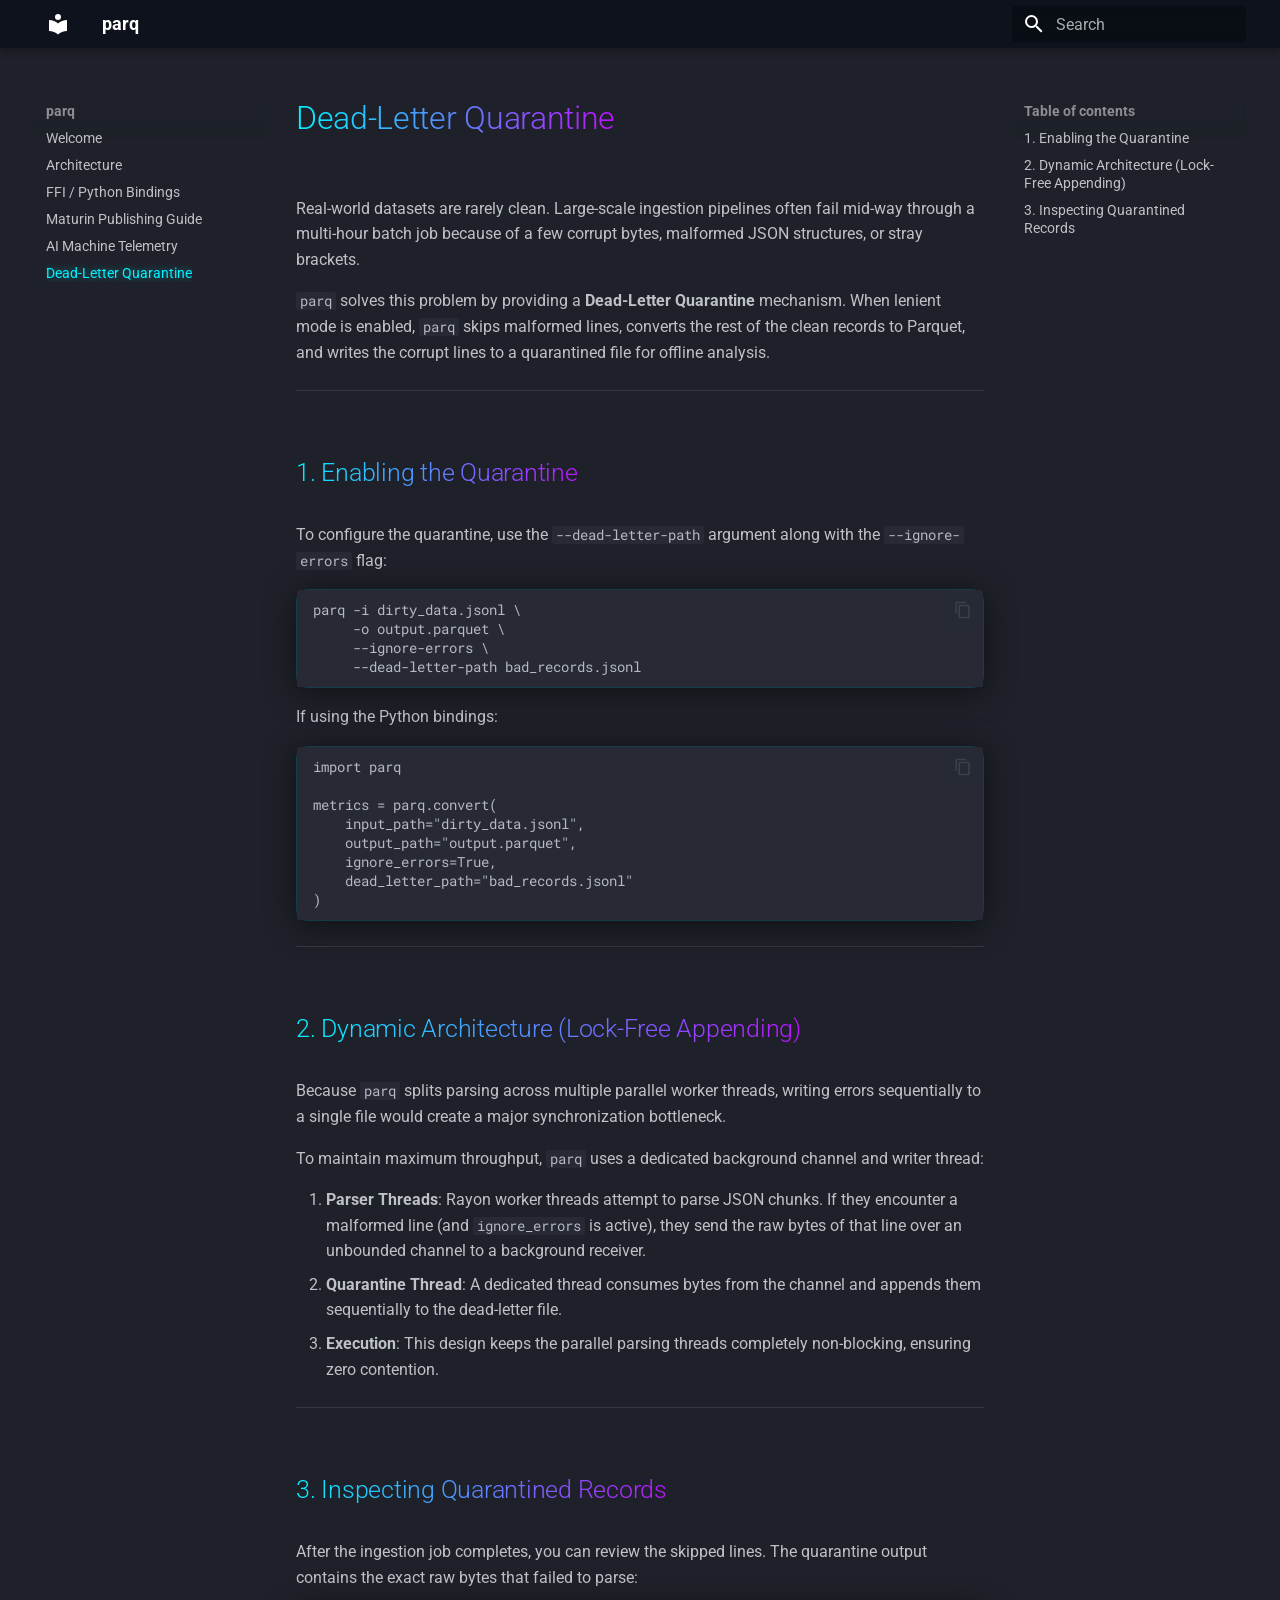
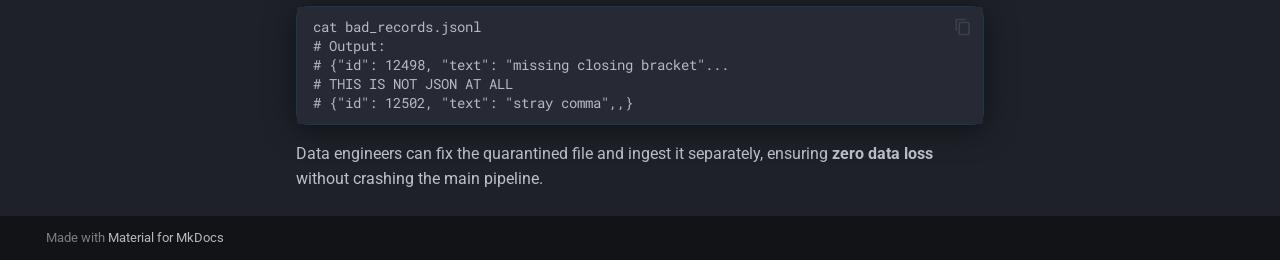
<file: quarantine/index.html>
<!doctype html>
<html lang="en" class="no-js">
  <head>
    
      <meta charset="utf-8">
      <meta name="viewport" content="width=device-width,initial-scale=1">
      
        <meta name="description" content="Zero-copy, multi-threaded NDJSON to Parquet preprocessor in Rust">
      
      
      
        <link rel="canonical" href="https://pola-rs.github.io/parq/quarantine/">
      
      
        <link rel="prev" href="../telemetry/">
      
      
      
        
      
      
      <link rel="icon" href="../assets/images/favicon.png">
      <meta name="generator" content="mkdocs-1.6.1, mkdocs-material-9.7.6">
    
    
      
        <title>Dead-Letter Quarantine - parq</title>
      
    
    
      <link rel="stylesheet" href="../assets/stylesheets/main.484c7ddc.min.css">
      
        
        <link rel="stylesheet" href="../assets/stylesheets/palette.ab4e12ef.min.css">
      
      


    
    
      
    
    
      
        
        
        <link rel="preconnect" href="https://fonts.gstatic.com" crossorigin>
        <link rel="stylesheet" href="https://fonts.googleapis.com/css?family=Roboto:300,300i,400,400i,700,700i%7CRoboto+Mono:400,400i,700,700i&display=fallback">
        <style>:root{--md-text-font:"Roboto";--md-code-font:"Roboto Mono"}</style>
      
    
    
      <link rel="stylesheet" href="../stylesheets/custom.css">
    
    <script>__md_scope=new URL("..",location),__md_hash=e=>[...e].reduce(((e,_)=>(e<<5)-e+_.charCodeAt(0)),0),__md_get=(e,_=localStorage,t=__md_scope)=>JSON.parse(_.getItem(t.pathname+"."+e)),__md_set=(e,_,t=localStorage,a=__md_scope)=>{try{t.setItem(a.pathname+"."+e,JSON.stringify(_))}catch(e){}}</script>
    
      

    
    
  </head>
  
  
    
    
    
    
    
    <body dir="ltr" data-md-color-scheme="slate" data-md-color-primary="black" data-md-color-accent="cyan">
  
    
    <input class="md-toggle" data-md-toggle="drawer" type="checkbox" id="__drawer" autocomplete="off">
    <input class="md-toggle" data-md-toggle="search" type="checkbox" id="__search" autocomplete="off">
    <label class="md-overlay" for="__drawer"></label>
    <div data-md-component="skip">
      
        
        <a href="#dead-letter-quarantine" class="md-skip">
          Skip to content
        </a>
      
    </div>
    <div data-md-component="announce">
      
    </div>
    
    
      

  

<header class="md-header md-header--shadow" data-md-component="header">
  <nav class="md-header__inner md-grid" aria-label="Header">
    <a href=".." title="parq" class="md-header__button md-logo" aria-label="parq" data-md-component="logo">
      
  
  <svg xmlns="http://www.w3.org/2000/svg" viewBox="0 0 24 24"><path d="M12 8a3 3 0 0 0 3-3 3 3 0 0 0-3-3 3 3 0 0 0-3 3 3 3 0 0 0 3 3m0 3.54C9.64 9.35 6.5 8 3 8v11c3.5 0 6.64 1.35 9 3.54 2.36-2.19 5.5-3.54 9-3.54V8c-3.5 0-6.64 1.35-9 3.54"/></svg>

    </a>
    <label class="md-header__button md-icon" for="__drawer">
      
      <svg xmlns="http://www.w3.org/2000/svg" viewBox="0 0 24 24"><path d="M3 6h18v2H3zm0 5h18v2H3zm0 5h18v2H3z"/></svg>
    </label>
    <div class="md-header__title" data-md-component="header-title">
      <div class="md-header__ellipsis">
        <div class="md-header__topic">
          <span class="md-ellipsis">
            parq
          </span>
        </div>
        <div class="md-header__topic" data-md-component="header-topic">
          <span class="md-ellipsis">
            
              Dead-Letter Quarantine
            
          </span>
        </div>
      </div>
    </div>
    
      
    
    
    
    
      
      
        <label class="md-header__button md-icon" for="__search">
          
          <svg xmlns="http://www.w3.org/2000/svg" viewBox="0 0 24 24"><path d="M9.5 3A6.5 6.5 0 0 1 16 9.5c0 1.61-.59 3.09-1.56 4.23l.27.27h.79l5 5-1.5 1.5-5-5v-.79l-.27-.27A6.52 6.52 0 0 1 9.5 16 6.5 6.5 0 0 1 3 9.5 6.5 6.5 0 0 1 9.5 3m0 2C7 5 5 7 5 9.5S7 14 9.5 14 14 12 14 9.5 12 5 9.5 5"/></svg>
        </label>
        <div class="md-search" data-md-component="search" role="dialog">
  <label class="md-search__overlay" for="__search"></label>
  <div class="md-search__inner" role="search">
    <form class="md-search__form" name="search">
      <input type="text" class="md-search__input" name="query" aria-label="Search" placeholder="Search" autocapitalize="off" autocorrect="off" autocomplete="off" spellcheck="false" data-md-component="search-query" required>
      <label class="md-search__icon md-icon" for="__search">
        
        <svg xmlns="http://www.w3.org/2000/svg" viewBox="0 0 24 24"><path d="M9.5 3A6.5 6.5 0 0 1 16 9.5c0 1.61-.59 3.09-1.56 4.23l.27.27h.79l5 5-1.5 1.5-5-5v-.79l-.27-.27A6.52 6.52 0 0 1 9.5 16 6.5 6.5 0 0 1 3 9.5 6.5 6.5 0 0 1 9.5 3m0 2C7 5 5 7 5 9.5S7 14 9.5 14 14 12 14 9.5 12 5 9.5 5"/></svg>
        
        <svg xmlns="http://www.w3.org/2000/svg" viewBox="0 0 24 24"><path d="M20 11v2H8l5.5 5.5-1.42 1.42L4.16 12l7.92-7.92L13.5 5.5 8 11z"/></svg>
      </label>
      <nav class="md-search__options" aria-label="Search">
        
        <button type="reset" class="md-search__icon md-icon" title="Clear" aria-label="Clear" tabindex="-1">
          
          <svg xmlns="http://www.w3.org/2000/svg" viewBox="0 0 24 24"><path d="M19 6.41 17.59 5 12 10.59 6.41 5 5 6.41 10.59 12 5 17.59 6.41 19 12 13.41 17.59 19 19 17.59 13.41 12z"/></svg>
        </button>
      </nav>
      
    </form>
    <div class="md-search__output">
      <div class="md-search__scrollwrap" tabindex="0" data-md-scrollfix>
        <div class="md-search-result" data-md-component="search-result">
          <div class="md-search-result__meta">
            Initializing search
          </div>
          <ol class="md-search-result__list" role="presentation"></ol>
        </div>
      </div>
    </div>
  </div>
</div>
      
    
    
  </nav>
  
</header>
    
    <div class="md-container" data-md-component="container">
      
      
        
          
        
      
      <main class="md-main" data-md-component="main">
        <div class="md-main__inner md-grid">
          
            
              
              <div class="md-sidebar md-sidebar--primary" data-md-component="sidebar" data-md-type="navigation" >
                <div class="md-sidebar__scrollwrap">
                  <div class="md-sidebar__inner">
                    



<nav class="md-nav md-nav--primary" aria-label="Navigation" data-md-level="0">
  <label class="md-nav__title" for="__drawer">
    <a href=".." title="parq" class="md-nav__button md-logo" aria-label="parq" data-md-component="logo">
      
  
  <svg xmlns="http://www.w3.org/2000/svg" viewBox="0 0 24 24"><path d="M12 8a3 3 0 0 0 3-3 3 3 0 0 0-3-3 3 3 0 0 0-3 3 3 3 0 0 0 3 3m0 3.54C9.64 9.35 6.5 8 3 8v11c3.5 0 6.64 1.35 9 3.54 2.36-2.19 5.5-3.54 9-3.54V8c-3.5 0-6.64 1.35-9 3.54"/></svg>

    </a>
    parq
  </label>
  
  <ul class="md-nav__list" data-md-scrollfix>
    
      
      
  
  
  
  
    <li class="md-nav__item">
      <a href=".." class="md-nav__link">
        
  
  
  <span class="md-ellipsis">
    
  
    Welcome
  

    
  </span>
  
  

      </a>
    </li>
  

    
      
      
  
  
  
  
    <li class="md-nav__item">
      <a href="../architecture/" class="md-nav__link">
        
  
  
  <span class="md-ellipsis">
    
  
    Architecture
  

    
  </span>
  
  

      </a>
    </li>
  

    
      
      
  
  
  
  
    <li class="md-nav__item">
      <a href="../python/" class="md-nav__link">
        
  
  
  <span class="md-ellipsis">
    
  
    FFI / Python Bindings
  

    
  </span>
  
  

      </a>
    </li>
  

    
      
      
  
  
  
  
    <li class="md-nav__item">
      <a href="../maturin_guide/" class="md-nav__link">
        
  
  
  <span class="md-ellipsis">
    
  
    Maturin Publishing Guide
  

    
  </span>
  
  

      </a>
    </li>
  

    
      
      
  
  
  
  
    <li class="md-nav__item">
      <a href="../telemetry/" class="md-nav__link">
        
  
  
  <span class="md-ellipsis">
    
  
    AI Machine Telemetry
  

    
  </span>
  
  

      </a>
    </li>
  

    
      
      
  
  
    
  
  
  
    <li class="md-nav__item md-nav__item--active">
      
      <input class="md-nav__toggle md-toggle" type="checkbox" id="__toc">
      
      
        
      
      
        <label class="md-nav__link md-nav__link--active" for="__toc">
          
  
  
  <span class="md-ellipsis">
    
  
    Dead-Letter Quarantine
  

    
  </span>
  
  

          <span class="md-nav__icon md-icon"></span>
        </label>
      
      <a href="./" class="md-nav__link md-nav__link--active">
        
  
  
  <span class="md-ellipsis">
    
  
    Dead-Letter Quarantine
  

    
  </span>
  
  

      </a>
      
        

<nav class="md-nav md-nav--secondary" aria-label="Table of contents">
  
  
  
    
  
  
    <label class="md-nav__title" for="__toc">
      <span class="md-nav__icon md-icon"></span>
      Table of contents
    </label>
    <ul class="md-nav__list" data-md-component="toc" data-md-scrollfix>
      
        <li class="md-nav__item">
  <a href="#1-enabling-the-quarantine" class="md-nav__link">
    <span class="md-ellipsis">
      
        1. Enabling the Quarantine
      
    </span>
  </a>
  
</li>
      
        <li class="md-nav__item">
  <a href="#2-dynamic-architecture-lock-free-appending" class="md-nav__link">
    <span class="md-ellipsis">
      
        2. Dynamic Architecture (Lock-Free Appending)
      
    </span>
  </a>
  
</li>
      
        <li class="md-nav__item">
  <a href="#3-inspecting-quarantined-records" class="md-nav__link">
    <span class="md-ellipsis">
      
        3. Inspecting Quarantined Records
      
    </span>
  </a>
  
</li>
      
    </ul>
  
</nav>
      
    </li>
  

    
  </ul>
</nav>
                  </div>
                </div>
              </div>
            
            
              
              <div class="md-sidebar md-sidebar--secondary" data-md-component="sidebar" data-md-type="toc" >
                <div class="md-sidebar__scrollwrap">
                  <div class="md-sidebar__inner">
                    

<nav class="md-nav md-nav--secondary" aria-label="Table of contents">
  
  
  
    
  
  
    <label class="md-nav__title" for="__toc">
      <span class="md-nav__icon md-icon"></span>
      Table of contents
    </label>
    <ul class="md-nav__list" data-md-component="toc" data-md-scrollfix>
      
        <li class="md-nav__item">
  <a href="#1-enabling-the-quarantine" class="md-nav__link">
    <span class="md-ellipsis">
      
        1. Enabling the Quarantine
      
    </span>
  </a>
  
</li>
      
        <li class="md-nav__item">
  <a href="#2-dynamic-architecture-lock-free-appending" class="md-nav__link">
    <span class="md-ellipsis">
      
        2. Dynamic Architecture (Lock-Free Appending)
      
    </span>
  </a>
  
</li>
      
        <li class="md-nav__item">
  <a href="#3-inspecting-quarantined-records" class="md-nav__link">
    <span class="md-ellipsis">
      
        3. Inspecting Quarantined Records
      
    </span>
  </a>
  
</li>
      
    </ul>
  
</nav>
                  </div>
                </div>
              </div>
            
          
          
            <div class="md-content" data-md-component="content">
              
              <article class="md-content__inner md-typeset">
                
                  



<h1 id="dead-letter-quarantine">Dead-Letter Quarantine</h1>
<p>Real-world datasets are rarely clean. Large-scale ingestion pipelines often fail mid-way through a multi-hour batch job because of a few corrupt bytes, malformed JSON structures, or stray brackets.</p>
<p><code>parq</code> solves this problem by providing a <strong>Dead-Letter Quarantine</strong> mechanism. When lenient mode is enabled, <code>parq</code> skips malformed lines, converts the rest of the clean records to Parquet, and writes the corrupt lines to a quarantined file for offline analysis.</p>
<hr />
<h2 id="1-enabling-the-quarantine">1. Enabling the Quarantine</h2>
<p>To configure the quarantine, use the <code>--dead-letter-path</code> argument along with the <code>--ignore-errors</code> flag:</p>
<pre><code class="language-bash">parq -i dirty_data.jsonl \
     -o output.parquet \
     --ignore-errors \
     --dead-letter-path bad_records.jsonl
</code></pre>
<p>If using the Python bindings:</p>
<pre><code class="language-python">import parq

metrics = parq.convert(
    input_path=&quot;dirty_data.jsonl&quot;,
    output_path=&quot;output.parquet&quot;,
    ignore_errors=True,
    dead_letter_path=&quot;bad_records.jsonl&quot;
)
</code></pre>
<hr />
<h2 id="2-dynamic-architecture-lock-free-appending">2. Dynamic Architecture (Lock-Free Appending)</h2>
<p>Because <code>parq</code> splits parsing across multiple parallel worker threads, writing errors sequentially to a single file would create a major synchronization bottleneck.</p>
<p>To maintain maximum throughput, <code>parq</code> uses a dedicated background channel and writer thread:</p>
<ol>
<li><strong>Parser Threads</strong>: Rayon worker threads attempt to parse JSON chunks. If they encounter a malformed line (and <code>ignore_errors</code> is active), they send the raw bytes of that line over an unbounded channel to a background receiver.</li>
<li><strong>Quarantine Thread</strong>: A dedicated thread consumes bytes from the channel and appends them sequentially to the dead-letter file.</li>
<li><strong>Execution</strong>: This design keeps the parallel parsing threads completely non-blocking, ensuring zero contention.</li>
</ol>
<hr />
<h2 id="3-inspecting-quarantined-records">3. Inspecting Quarantined Records</h2>
<p>After the ingestion job completes, you can review the skipped lines. The quarantine output contains the exact raw bytes that failed to parse:</p>
<pre><code class="language-bash">cat bad_records.jsonl
# Output:
# {&quot;id&quot;: 12498, &quot;text&quot;: &quot;missing closing bracket&quot;...
# THIS IS NOT JSON AT ALL
# {&quot;id&quot;: 12502, &quot;text&quot;: &quot;stray comma&quot;,,}
</code></pre>
<p>Data engineers can fix the quarantined file and ingest it separately, ensuring <strong>zero data loss</strong> without crashing the main pipeline.</p>












                
              </article>
            </div>
          
          
<script>var target=document.getElementById(location.hash.slice(1));target&&target.name&&(target.checked=target.name.startsWith("__tabbed_"))</script>
        </div>
        
      </main>
      
        <footer class="md-footer">
  
  <div class="md-footer-meta md-typeset">
    <div class="md-footer-meta__inner md-grid">
      <div class="md-copyright">
  
  
    Made with
    <a href="https://squidfunk.github.io/mkdocs-material/" target="_blank" rel="noopener">
      Material for MkDocs
    </a>
  
</div>
      
    </div>
  </div>
</footer>
      
    </div>
    <div class="md-dialog" data-md-component="dialog">
      <div class="md-dialog__inner md-typeset"></div>
    </div>
    
    
    
      
      
      <script id="__config" type="application/json">{"annotate": null, "base": "..", "features": ["navigation.sections", "navigation.expand", "content.code.copy", "content.code.annotate"], "search": "../assets/javascripts/workers/search.2c215733.min.js", "tags": null, "translations": {"clipboard.copied": "Copied to clipboard", "clipboard.copy": "Copy to clipboard", "search.result.more.one": "1 more on this page", "search.result.more.other": "# more on this page", "search.result.none": "No matching documents", "search.result.one": "1 matching document", "search.result.other": "# matching documents", "search.result.placeholder": "Type to start searching", "search.result.term.missing": "Missing", "select.version": "Select version"}, "version": null}</script>
    
    
      <script src="../assets/javascripts/bundle.79ae519e.min.js"></script>
      
    
  </body>
</html>
</file>
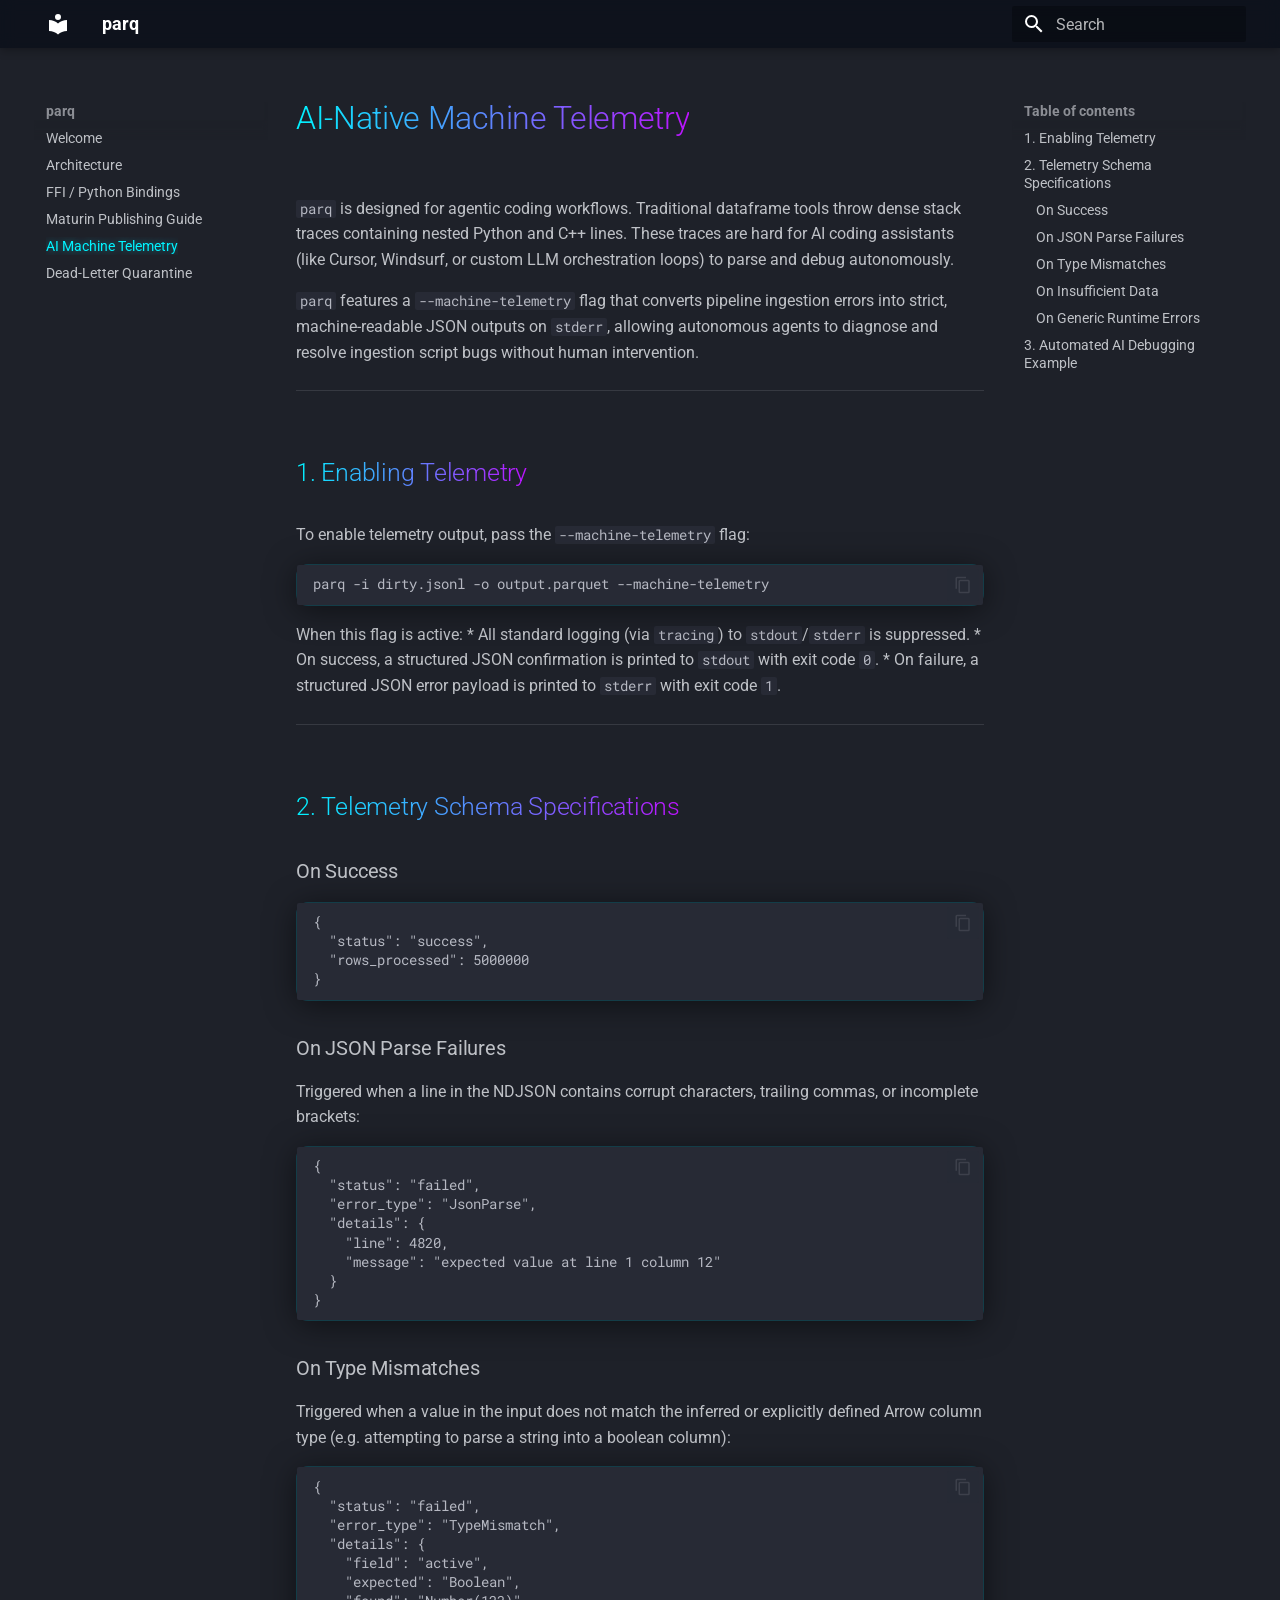
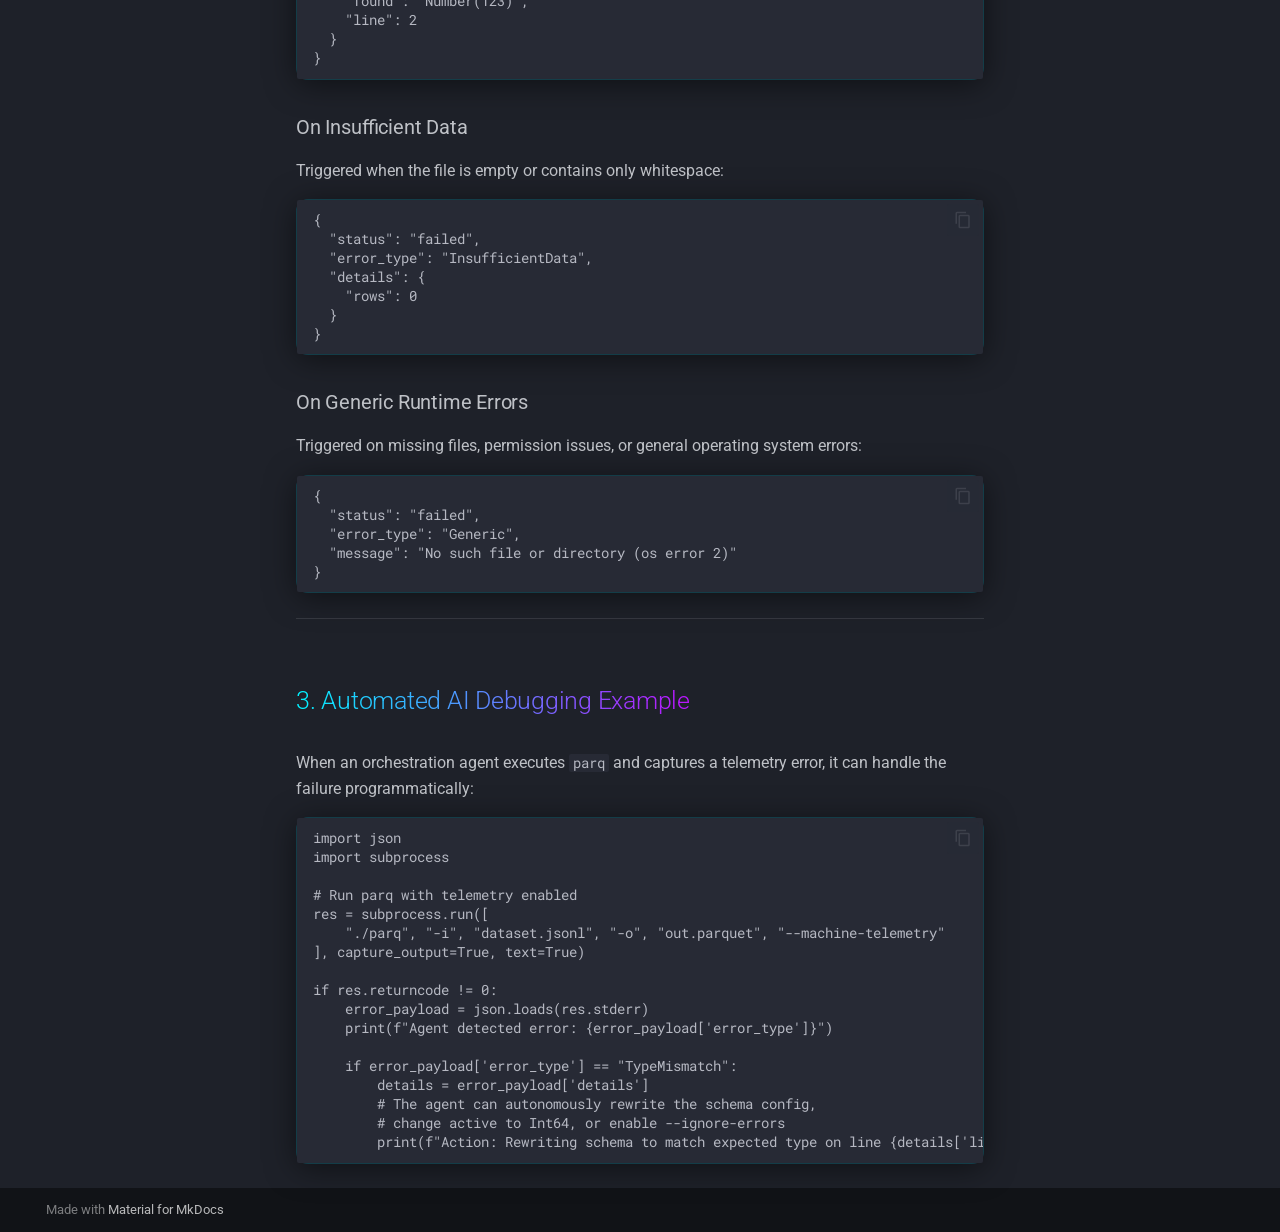
<file: telemetry/index.html>
<!doctype html>
<html lang="en" class="no-js">
  <head>
    
      <meta charset="utf-8">
      <meta name="viewport" content="width=device-width,initial-scale=1">
      
        <meta name="description" content="Zero-copy, multi-threaded NDJSON to Parquet preprocessor in Rust">
      
      
      
        <link rel="canonical" href="https://pola-rs.github.io/parq/telemetry/">
      
      
        <link rel="prev" href="../maturin_guide/">
      
      
        <link rel="next" href="../quarantine/">
      
      
        
      
      
      <link rel="icon" href="../assets/images/favicon.png">
      <meta name="generator" content="mkdocs-1.6.1, mkdocs-material-9.7.6">
    
    
      
        <title>AI Machine Telemetry - parq</title>
      
    
    
      <link rel="stylesheet" href="../assets/stylesheets/main.484c7ddc.min.css">
      
        
        <link rel="stylesheet" href="../assets/stylesheets/palette.ab4e12ef.min.css">
      
      


    
    
      
    
    
      
        
        
        <link rel="preconnect" href="https://fonts.gstatic.com" crossorigin>
        <link rel="stylesheet" href="https://fonts.googleapis.com/css?family=Roboto:300,300i,400,400i,700,700i%7CRoboto+Mono:400,400i,700,700i&display=fallback">
        <style>:root{--md-text-font:"Roboto";--md-code-font:"Roboto Mono"}</style>
      
    
    
      <link rel="stylesheet" href="../stylesheets/custom.css">
    
    <script>__md_scope=new URL("..",location),__md_hash=e=>[...e].reduce(((e,_)=>(e<<5)-e+_.charCodeAt(0)),0),__md_get=(e,_=localStorage,t=__md_scope)=>JSON.parse(_.getItem(t.pathname+"."+e)),__md_set=(e,_,t=localStorage,a=__md_scope)=>{try{t.setItem(a.pathname+"."+e,JSON.stringify(_))}catch(e){}}</script>
    
      

    
    
  </head>
  
  
    
    
    
    
    
    <body dir="ltr" data-md-color-scheme="slate" data-md-color-primary="black" data-md-color-accent="cyan">
  
    
    <input class="md-toggle" data-md-toggle="drawer" type="checkbox" id="__drawer" autocomplete="off">
    <input class="md-toggle" data-md-toggle="search" type="checkbox" id="__search" autocomplete="off">
    <label class="md-overlay" for="__drawer"></label>
    <div data-md-component="skip">
      
        
        <a href="#ai-native-machine-telemetry" class="md-skip">
          Skip to content
        </a>
      
    </div>
    <div data-md-component="announce">
      
    </div>
    
    
      

  

<header class="md-header md-header--shadow" data-md-component="header">
  <nav class="md-header__inner md-grid" aria-label="Header">
    <a href=".." title="parq" class="md-header__button md-logo" aria-label="parq" data-md-component="logo">
      
  
  <svg xmlns="http://www.w3.org/2000/svg" viewBox="0 0 24 24"><path d="M12 8a3 3 0 0 0 3-3 3 3 0 0 0-3-3 3 3 0 0 0-3 3 3 3 0 0 0 3 3m0 3.54C9.64 9.35 6.5 8 3 8v11c3.5 0 6.64 1.35 9 3.54 2.36-2.19 5.5-3.54 9-3.54V8c-3.5 0-6.64 1.35-9 3.54"/></svg>

    </a>
    <label class="md-header__button md-icon" for="__drawer">
      
      <svg xmlns="http://www.w3.org/2000/svg" viewBox="0 0 24 24"><path d="M3 6h18v2H3zm0 5h18v2H3zm0 5h18v2H3z"/></svg>
    </label>
    <div class="md-header__title" data-md-component="header-title">
      <div class="md-header__ellipsis">
        <div class="md-header__topic">
          <span class="md-ellipsis">
            parq
          </span>
        </div>
        <div class="md-header__topic" data-md-component="header-topic">
          <span class="md-ellipsis">
            
              AI Machine Telemetry
            
          </span>
        </div>
      </div>
    </div>
    
      
    
    
    
    
      
      
        <label class="md-header__button md-icon" for="__search">
          
          <svg xmlns="http://www.w3.org/2000/svg" viewBox="0 0 24 24"><path d="M9.5 3A6.5 6.5 0 0 1 16 9.5c0 1.61-.59 3.09-1.56 4.23l.27.27h.79l5 5-1.5 1.5-5-5v-.79l-.27-.27A6.52 6.52 0 0 1 9.5 16 6.5 6.5 0 0 1 3 9.5 6.5 6.5 0 0 1 9.5 3m0 2C7 5 5 7 5 9.5S7 14 9.5 14 14 12 14 9.5 12 5 9.5 5"/></svg>
        </label>
        <div class="md-search" data-md-component="search" role="dialog">
  <label class="md-search__overlay" for="__search"></label>
  <div class="md-search__inner" role="search">
    <form class="md-search__form" name="search">
      <input type="text" class="md-search__input" name="query" aria-label="Search" placeholder="Search" autocapitalize="off" autocorrect="off" autocomplete="off" spellcheck="false" data-md-component="search-query" required>
      <label class="md-search__icon md-icon" for="__search">
        
        <svg xmlns="http://www.w3.org/2000/svg" viewBox="0 0 24 24"><path d="M9.5 3A6.5 6.5 0 0 1 16 9.5c0 1.61-.59 3.09-1.56 4.23l.27.27h.79l5 5-1.5 1.5-5-5v-.79l-.27-.27A6.52 6.52 0 0 1 9.5 16 6.5 6.5 0 0 1 3 9.5 6.5 6.5 0 0 1 9.5 3m0 2C7 5 5 7 5 9.5S7 14 9.5 14 14 12 14 9.5 12 5 9.5 5"/></svg>
        
        <svg xmlns="http://www.w3.org/2000/svg" viewBox="0 0 24 24"><path d="M20 11v2H8l5.5 5.5-1.42 1.42L4.16 12l7.92-7.92L13.5 5.5 8 11z"/></svg>
      </label>
      <nav class="md-search__options" aria-label="Search">
        
        <button type="reset" class="md-search__icon md-icon" title="Clear" aria-label="Clear" tabindex="-1">
          
          <svg xmlns="http://www.w3.org/2000/svg" viewBox="0 0 24 24"><path d="M19 6.41 17.59 5 12 10.59 6.41 5 5 6.41 10.59 12 5 17.59 6.41 19 12 13.41 17.59 19 19 17.59 13.41 12z"/></svg>
        </button>
      </nav>
      
    </form>
    <div class="md-search__output">
      <div class="md-search__scrollwrap" tabindex="0" data-md-scrollfix>
        <div class="md-search-result" data-md-component="search-result">
          <div class="md-search-result__meta">
            Initializing search
          </div>
          <ol class="md-search-result__list" role="presentation"></ol>
        </div>
      </div>
    </div>
  </div>
</div>
      
    
    
  </nav>
  
</header>
    
    <div class="md-container" data-md-component="container">
      
      
        
          
        
      
      <main class="md-main" data-md-component="main">
        <div class="md-main__inner md-grid">
          
            
              
              <div class="md-sidebar md-sidebar--primary" data-md-component="sidebar" data-md-type="navigation" >
                <div class="md-sidebar__scrollwrap">
                  <div class="md-sidebar__inner">
                    



<nav class="md-nav md-nav--primary" aria-label="Navigation" data-md-level="0">
  <label class="md-nav__title" for="__drawer">
    <a href=".." title="parq" class="md-nav__button md-logo" aria-label="parq" data-md-component="logo">
      
  
  <svg xmlns="http://www.w3.org/2000/svg" viewBox="0 0 24 24"><path d="M12 8a3 3 0 0 0 3-3 3 3 0 0 0-3-3 3 3 0 0 0-3 3 3 3 0 0 0 3 3m0 3.54C9.64 9.35 6.5 8 3 8v11c3.5 0 6.64 1.35 9 3.54 2.36-2.19 5.5-3.54 9-3.54V8c-3.5 0-6.64 1.35-9 3.54"/></svg>

    </a>
    parq
  </label>
  
  <ul class="md-nav__list" data-md-scrollfix>
    
      
      
  
  
  
  
    <li class="md-nav__item">
      <a href=".." class="md-nav__link">
        
  
  
  <span class="md-ellipsis">
    
  
    Welcome
  

    
  </span>
  
  

      </a>
    </li>
  

    
      
      
  
  
  
  
    <li class="md-nav__item">
      <a href="../architecture/" class="md-nav__link">
        
  
  
  <span class="md-ellipsis">
    
  
    Architecture
  

    
  </span>
  
  

      </a>
    </li>
  

    
      
      
  
  
  
  
    <li class="md-nav__item">
      <a href="../python/" class="md-nav__link">
        
  
  
  <span class="md-ellipsis">
    
  
    FFI / Python Bindings
  

    
  </span>
  
  

      </a>
    </li>
  

    
      
      
  
  
  
  
    <li class="md-nav__item">
      <a href="../maturin_guide/" class="md-nav__link">
        
  
  
  <span class="md-ellipsis">
    
  
    Maturin Publishing Guide
  

    
  </span>
  
  

      </a>
    </li>
  

    
      
      
  
  
    
  
  
  
    <li class="md-nav__item md-nav__item--active">
      
      <input class="md-nav__toggle md-toggle" type="checkbox" id="__toc">
      
      
        
      
      
        <label class="md-nav__link md-nav__link--active" for="__toc">
          
  
  
  <span class="md-ellipsis">
    
  
    AI Machine Telemetry
  

    
  </span>
  
  

          <span class="md-nav__icon md-icon"></span>
        </label>
      
      <a href="./" class="md-nav__link md-nav__link--active">
        
  
  
  <span class="md-ellipsis">
    
  
    AI Machine Telemetry
  

    
  </span>
  
  

      </a>
      
        

<nav class="md-nav md-nav--secondary" aria-label="Table of contents">
  
  
  
    
  
  
    <label class="md-nav__title" for="__toc">
      <span class="md-nav__icon md-icon"></span>
      Table of contents
    </label>
    <ul class="md-nav__list" data-md-component="toc" data-md-scrollfix>
      
        <li class="md-nav__item">
  <a href="#1-enabling-telemetry" class="md-nav__link">
    <span class="md-ellipsis">
      
        1. Enabling Telemetry
      
    </span>
  </a>
  
</li>
      
        <li class="md-nav__item">
  <a href="#2-telemetry-schema-specifications" class="md-nav__link">
    <span class="md-ellipsis">
      
        2. Telemetry Schema Specifications
      
    </span>
  </a>
  
    <nav class="md-nav" aria-label="2. Telemetry Schema Specifications">
      <ul class="md-nav__list">
        
          <li class="md-nav__item">
  <a href="#on-success" class="md-nav__link">
    <span class="md-ellipsis">
      
        On Success
      
    </span>
  </a>
  
</li>
        
          <li class="md-nav__item">
  <a href="#on-json-parse-failures" class="md-nav__link">
    <span class="md-ellipsis">
      
        On JSON Parse Failures
      
    </span>
  </a>
  
</li>
        
          <li class="md-nav__item">
  <a href="#on-type-mismatches" class="md-nav__link">
    <span class="md-ellipsis">
      
        On Type Mismatches
      
    </span>
  </a>
  
</li>
        
          <li class="md-nav__item">
  <a href="#on-insufficient-data" class="md-nav__link">
    <span class="md-ellipsis">
      
        On Insufficient Data
      
    </span>
  </a>
  
</li>
        
          <li class="md-nav__item">
  <a href="#on-generic-runtime-errors" class="md-nav__link">
    <span class="md-ellipsis">
      
        On Generic Runtime Errors
      
    </span>
  </a>
  
</li>
        
      </ul>
    </nav>
  
</li>
      
        <li class="md-nav__item">
  <a href="#3-automated-ai-debugging-example" class="md-nav__link">
    <span class="md-ellipsis">
      
        3. Automated AI Debugging Example
      
    </span>
  </a>
  
</li>
      
    </ul>
  
</nav>
      
    </li>
  

    
      
      
  
  
  
  
    <li class="md-nav__item">
      <a href="../quarantine/" class="md-nav__link">
        
  
  
  <span class="md-ellipsis">
    
  
    Dead-Letter Quarantine
  

    
  </span>
  
  

      </a>
    </li>
  

    
  </ul>
</nav>
                  </div>
                </div>
              </div>
            
            
              
              <div class="md-sidebar md-sidebar--secondary" data-md-component="sidebar" data-md-type="toc" >
                <div class="md-sidebar__scrollwrap">
                  <div class="md-sidebar__inner">
                    

<nav class="md-nav md-nav--secondary" aria-label="Table of contents">
  
  
  
    
  
  
    <label class="md-nav__title" for="__toc">
      <span class="md-nav__icon md-icon"></span>
      Table of contents
    </label>
    <ul class="md-nav__list" data-md-component="toc" data-md-scrollfix>
      
        <li class="md-nav__item">
  <a href="#1-enabling-telemetry" class="md-nav__link">
    <span class="md-ellipsis">
      
        1. Enabling Telemetry
      
    </span>
  </a>
  
</li>
      
        <li class="md-nav__item">
  <a href="#2-telemetry-schema-specifications" class="md-nav__link">
    <span class="md-ellipsis">
      
        2. Telemetry Schema Specifications
      
    </span>
  </a>
  
    <nav class="md-nav" aria-label="2. Telemetry Schema Specifications">
      <ul class="md-nav__list">
        
          <li class="md-nav__item">
  <a href="#on-success" class="md-nav__link">
    <span class="md-ellipsis">
      
        On Success
      
    </span>
  </a>
  
</li>
        
          <li class="md-nav__item">
  <a href="#on-json-parse-failures" class="md-nav__link">
    <span class="md-ellipsis">
      
        On JSON Parse Failures
      
    </span>
  </a>
  
</li>
        
          <li class="md-nav__item">
  <a href="#on-type-mismatches" class="md-nav__link">
    <span class="md-ellipsis">
      
        On Type Mismatches
      
    </span>
  </a>
  
</li>
        
          <li class="md-nav__item">
  <a href="#on-insufficient-data" class="md-nav__link">
    <span class="md-ellipsis">
      
        On Insufficient Data
      
    </span>
  </a>
  
</li>
        
          <li class="md-nav__item">
  <a href="#on-generic-runtime-errors" class="md-nav__link">
    <span class="md-ellipsis">
      
        On Generic Runtime Errors
      
    </span>
  </a>
  
</li>
        
      </ul>
    </nav>
  
</li>
      
        <li class="md-nav__item">
  <a href="#3-automated-ai-debugging-example" class="md-nav__link">
    <span class="md-ellipsis">
      
        3. Automated AI Debugging Example
      
    </span>
  </a>
  
</li>
      
    </ul>
  
</nav>
                  </div>
                </div>
              </div>
            
          
          
            <div class="md-content" data-md-component="content">
              
              <article class="md-content__inner md-typeset">
                
                  



<h1 id="ai-native-machine-telemetry">AI-Native Machine Telemetry</h1>
<p><code>parq</code> is designed for agentic coding workflows. Traditional dataframe tools throw dense stack traces containing nested Python and C++ lines. These traces are hard for AI coding assistants (like Cursor, Windsurf, or custom LLM orchestration loops) to parse and debug autonomously.</p>
<p><code>parq</code> features a <code>--machine-telemetry</code> flag that converts pipeline ingestion errors into strict, machine-readable JSON outputs on <code>stderr</code>, allowing autonomous agents to diagnose and resolve ingestion script bugs without human intervention.</p>
<hr />
<h2 id="1-enabling-telemetry">1. Enabling Telemetry</h2>
<p>To enable telemetry output, pass the <code>--machine-telemetry</code> flag:</p>
<pre><code class="language-bash">parq -i dirty.jsonl -o output.parquet --machine-telemetry
</code></pre>
<p>When this flag is active:
* All standard logging (via <code>tracing</code>) to <code>stdout</code>/<code>stderr</code> is suppressed.
* On success, a structured JSON confirmation is printed to <code>stdout</code> with exit code <code>0</code>.
* On failure, a structured JSON error payload is printed to <code>stderr</code> with exit code <code>1</code>.</p>
<hr />
<h2 id="2-telemetry-schema-specifications">2. Telemetry Schema Specifications</h2>
<h3 id="on-success">On Success</h3>
<pre><code class="language-json">{
  &quot;status&quot;: &quot;success&quot;,
  &quot;rows_processed&quot;: 5000000
}
</code></pre>
<h3 id="on-json-parse-failures">On JSON Parse Failures</h3>
<p>Triggered when a line in the NDJSON contains corrupt characters, trailing commas, or incomplete brackets:</p>
<pre><code class="language-json">{
  &quot;status&quot;: &quot;failed&quot;,
  &quot;error_type&quot;: &quot;JsonParse&quot;,
  &quot;details&quot;: {
    &quot;line&quot;: 4820,
    &quot;message&quot;: &quot;expected value at line 1 column 12&quot;
  }
}
</code></pre>
<h3 id="on-type-mismatches">On Type Mismatches</h3>
<p>Triggered when a value in the input does not match the inferred or explicitly defined Arrow column type (e.g. attempting to parse a string into a boolean column):</p>
<pre><code class="language-json">{
  &quot;status&quot;: &quot;failed&quot;,
  &quot;error_type&quot;: &quot;TypeMismatch&quot;,
  &quot;details&quot;: {
    &quot;field&quot;: &quot;active&quot;,
    &quot;expected&quot;: &quot;Boolean&quot;,
    &quot;found&quot;: &quot;Number(123)&quot;,
    &quot;line&quot;: 2
  }
}
</code></pre>
<h3 id="on-insufficient-data">On Insufficient Data</h3>
<p>Triggered when the file is empty or contains only whitespace:</p>
<pre><code class="language-json">{
  &quot;status&quot;: &quot;failed&quot;,
  &quot;error_type&quot;: &quot;InsufficientData&quot;,
  &quot;details&quot;: {
    &quot;rows&quot;: 0
  }
}
</code></pre>
<h3 id="on-generic-runtime-errors">On Generic Runtime Errors</h3>
<p>Triggered on missing files, permission issues, or general operating system errors:</p>
<pre><code class="language-json">{
  &quot;status&quot;: &quot;failed&quot;,
  &quot;error_type&quot;: &quot;Generic&quot;,
  &quot;message&quot;: &quot;No such file or directory (os error 2)&quot;
}
</code></pre>
<hr />
<h2 id="3-automated-ai-debugging-example">3. Automated AI Debugging Example</h2>
<p>When an orchestration agent executes <code>parq</code> and captures a telemetry error, it can handle the failure programmatically:</p>
<pre><code class="language-python">import json
import subprocess

# Run parq with telemetry enabled
res = subprocess.run([
    &quot;./parq&quot;, &quot;-i&quot;, &quot;dataset.jsonl&quot;, &quot;-o&quot;, &quot;out.parquet&quot;, &quot;--machine-telemetry&quot;
], capture_output=True, text=True)

if res.returncode != 0:
    error_payload = json.loads(res.stderr)
    print(f&quot;Agent detected error: {error_payload['error_type']}&quot;)

    if error_payload['error_type'] == &quot;TypeMismatch&quot;:
        details = error_payload['details']
        # The agent can autonomously rewrite the schema config, 
        # change active to Int64, or enable --ignore-errors
        print(f&quot;Action: Rewriting schema to match expected type on line {details['line']}&quot;)
</code></pre>












                
              </article>
            </div>
          
          
<script>var target=document.getElementById(location.hash.slice(1));target&&target.name&&(target.checked=target.name.startsWith("__tabbed_"))</script>
        </div>
        
      </main>
      
        <footer class="md-footer">
  
  <div class="md-footer-meta md-typeset">
    <div class="md-footer-meta__inner md-grid">
      <div class="md-copyright">
  
  
    Made with
    <a href="https://squidfunk.github.io/mkdocs-material/" target="_blank" rel="noopener">
      Material for MkDocs
    </a>
  
</div>
      
    </div>
  </div>
</footer>
      
    </div>
    <div class="md-dialog" data-md-component="dialog">
      <div class="md-dialog__inner md-typeset"></div>
    </div>
    
    
    
      
      
      <script id="__config" type="application/json">{"annotate": null, "base": "..", "features": ["navigation.sections", "navigation.expand", "content.code.copy", "content.code.annotate"], "search": "../assets/javascripts/workers/search.2c215733.min.js", "tags": null, "translations": {"clipboard.copied": "Copied to clipboard", "clipboard.copy": "Copy to clipboard", "search.result.more.one": "1 more on this page", "search.result.more.other": "# more on this page", "search.result.none": "No matching documents", "search.result.one": "1 matching document", "search.result.other": "# matching documents", "search.result.placeholder": "Type to start searching", "search.result.term.missing": "Missing", "select.version": "Select version"}, "version": null}</script>
    
    
      <script src="../assets/javascripts/bundle.79ae519e.min.js"></script>
      
    
  </body>
</html>
</file>
<file: stylesheets/custom.css>
/* Core dark mode overrides */
:root {
  --md-default-bg-color: #0b0f19; /* Deep, rich dark background */
  --md-default-fg-color: #e2e8f0;
}

/* Neon-accented gradients for headings and strong emphasis */
h1, h2 {
  background: linear-gradient(90deg, #00f3ff, #bc13fe);
  -webkit-background-clip: text;
  -webkit-text-fill-color: transparent;
  display: inline-block;
}

/* Glassmorphism for code blocks and info cards */
.md-typeset pre, .md-typeset .admonition {
  background: rgba(15, 23, 42, 0.4) !important;
  backdrop-filter: blur(12px);
  -webkit-backdrop-filter: blur(12px);
  border: 1px solid rgba(0, 243, 255, 0.15);
  box-shadow: 0 4px 30px rgba(0, 0, 0, 0.5);
  border-radius: 12px;
}

/* Neon glow on hover states for interactive elements */
.md-nav__link--active {
  color: #00f3ff !important;
  text-shadow: 0 0 8px rgba(0, 243, 255, 0.5);
}

/* Accent elements adjustments */
.md-header {
  background-color: rgba(11, 15, 25, 0.8) !important;
  backdrop-filter: blur(8px);
  -webkit-backdrop-filter: blur(8px);
}
.md-footer {
  background-color: #05070c !important;
}
</file>
<file: assets/stylesheets/main.484c7ddc.min.css>
@charset "UTF-8";html{-webkit-text-size-adjust:none;-moz-text-size-adjust:none;text-size-adjust:none;box-sizing:border-box}*,:after,:before{box-sizing:inherit}@media (prefers-reduced-motion){*,:after,:before{transition:none!important}}body{margin:0}a,button,input,label{-webkit-tap-highlight-color:transparent}a{color:inherit;text-decoration:none}hr{border:0;box-sizing:initial;display:block;height:.05rem;overflow:visible;padding:0}small{font-size:80%}sub,sup{line-height:1em}img{border-style:none}table{border-collapse:initial;border-spacing:0}td,th{font-weight:400;vertical-align:top}button{background:#0000;border:0;font-family:inherit;font-size:inherit;margin:0;padding:0}input{border:0;outline:none}:root{--md-primary-fg-color:#4051b5;--md-primary-fg-color--light:#5d6cc0;--md-primary-fg-color--dark:#303fa1;--md-primary-bg-color:#fff;--md-primary-bg-color--light:#ffffffb3;--md-accent-fg-color:#526cfe;--md-accent-fg-color--transparent:#526cfe1a;--md-accent-bg-color:#fff;--md-accent-bg-color--light:#ffffffb3}[data-md-color-scheme=default]{color-scheme:light}[data-md-color-scheme=default] img[src$="#gh-dark-mode-only"],[data-md-color-scheme=default] img[src$="#only-dark"]{display:none}:root,[data-md-color-scheme=default]{--md-hue:225deg;--md-default-fg-color:#000000de;--md-default-fg-color--light:#0000008a;--md-default-fg-color--lighter:#00000052;--md-default-fg-color--lightest:#00000012;--md-default-bg-color:#fff;--md-default-bg-color--light:#ffffffb3;--md-default-bg-color--lighter:#ffffff4d;--md-default-bg-color--lightest:#ffffff1f;--md-code-fg-color:#36464e;--md-code-bg-color:#f5f5f5;--md-code-bg-color--light:#f5f5f5b3;--md-code-bg-color--lighter:#f5f5f54d;--md-code-hl-color:#4287ff;--md-code-hl-color--light:#4287ff1a;--md-code-hl-number-color:#d52a2a;--md-code-hl-special-color:#db1457;--md-code-hl-function-color:#a846b9;--md-code-hl-constant-color:#6e59d9;--md-code-hl-keyword-color:#3f6ec6;--md-code-hl-string-color:#1c7d4d;--md-code-hl-name-color:var(--md-code-fg-color);--md-code-hl-operator-color:var(--md-default-fg-color--light);--md-code-hl-punctuation-color:var(--md-default-fg-color--light);--md-code-hl-comment-color:var(--md-default-fg-color--light);--md-code-hl-generic-color:var(--md-default-fg-color--light);--md-code-hl-variable-color:var(--md-default-fg-color--light);--md-typeset-color:var(--md-default-fg-color);--md-typeset-a-color:var(--md-primary-fg-color);--md-typeset-del-color:#f5503d26;--md-typeset-ins-color:#0bd57026;--md-typeset-kbd-color:#fafafa;--md-typeset-kbd-accent-color:#fff;--md-typeset-kbd-border-color:#b8b8b8;--md-typeset-mark-color:#ffff0080;--md-typeset-table-color:#0000001f;--md-typeset-table-color--light:rgba(0,0,0,.035);--md-admonition-fg-color:var(--md-default-fg-color);--md-admonition-bg-color:var(--md-default-bg-color);--md-warning-fg-color:#000000de;--md-warning-bg-color:#ff9;--md-footer-fg-color:#fff;--md-footer-fg-color--light:#ffffffb3;--md-footer-fg-color--lighter:#ffffff73;--md-footer-bg-color:#000000de;--md-footer-bg-color--dark:#00000052;--md-shadow-z1:0 0.2rem 0.5rem #0000000d,0 0 0.05rem #0000001a;--md-shadow-z2:0 0.2rem 0.5rem #0000001a,0 0 0.05rem #00000040;--md-shadow-z3:0 0.2rem 0.5rem #0003,0 0 0.05rem #00000059}.md-icon svg{fill:currentcolor;display:block;height:1.2rem;width:1.2rem}body{-webkit-font-smoothing:antialiased;-moz-osx-font-smoothing:grayscale;--md-text-font-family:var(--md-text-font,_),-apple-system,BlinkMacSystemFont,Helvetica,Arial,sans-serif;--md-code-font-family:var(--md-code-font,_),SFMono-Regular,Consolas,Menlo,monospace}aside,body,input{font-feature-settings:"kern","liga";color:var(--md-typeset-color);font-family:var(--md-text-font-family)}code,kbd,pre{font-feature-settings:"kern";font-family:var(--md-code-font-family)}:root{--md-typeset-table-sort-icon:url('data:image/svg+xml;charset=utf-8,<svg xmlns="http://www.w3.org/2000/svg" viewBox="0 0 24 24"><path d="m18 21-4-4h3V7h-3l4-4 4 4h-3v10h3M2 19v-2h10v2M2 13v-2h7v2M2 7V5h4v2z"/></svg>');--md-typeset-table-sort-icon--asc:url('data:image/svg+xml;charset=utf-8,<svg xmlns="http://www.w3.org/2000/svg" viewBox="0 0 24 24"><path d="M19 17h3l-4 4-4-4h3V3h2M2 17h10v2H2M6 5v2H2V5m0 6h7v2H2z"/></svg>');--md-typeset-table-sort-icon--desc:url('data:image/svg+xml;charset=utf-8,<svg xmlns="http://www.w3.org/2000/svg" viewBox="0 0 24 24"><path d="M19 7h3l-4-4-4 4h3v14h2M2 17h10v2H2M6 5v2H2V5m0 6h7v2H2z"/></svg>')}.md-typeset{-webkit-print-color-adjust:exact;color-adjust:exact;font-size:.8rem;line-height:1.6;overflow-wrap:break-word}@media print{.md-typeset{font-size:.68rem}}.md-typeset blockquote,.md-typeset dl,.md-typeset figure,.md-typeset ol,.md-typeset pre,.md-typeset ul{margin-bottom:1em;margin-top:1em}.md-typeset h1{color:var(--md-default-fg-color--light);font-size:2em;line-height:1.3;margin:0 0 1.25em}.md-typeset h1,.md-typeset h2{font-weight:300;letter-spacing:-.01em}.md-typeset h2{font-size:1.5625em;line-height:1.4;margin:1.6em 0 .64em}.md-typeset h3{font-size:1.25em;font-weight:400;letter-spacing:-.01em;line-height:1.5;margin:1.6em 0 .8em}.md-typeset h2+h3{margin-top:.8em}.md-typeset h4{font-weight:700;letter-spacing:-.01em;margin:1em 0}.md-typeset h5,.md-typeset h6{color:var(--md-default-fg-color--light);font-size:.8em;font-weight:700;letter-spacing:-.01em;margin:1.25em 0}.md-typeset h5{text-transform:uppercase}.md-typeset h5 code{text-transform:none}.md-typeset hr{border-bottom:.05rem solid var(--md-default-fg-color--lightest);display:flow-root;margin:1.5em 0}.md-typeset a{color:var(--md-typeset-a-color);word-break:break-word}.md-typeset a,.md-typeset a:before{transition:color 125ms}.md-typeset a:focus,.md-typeset a:hover{color:var(--md-accent-fg-color)}.md-typeset a:focus code,.md-typeset a:hover code{background-color:var(--md-accent-fg-color--transparent);color:var(--md-accent-fg-color)}.md-typeset a code{color:var(--md-typeset-a-color)}.md-typeset a.focus-visible{outline-color:var(--md-accent-fg-color);outline-offset:.2rem}.md-typeset code,.md-typeset kbd,.md-typeset pre{color:var(--md-code-fg-color);direction:ltr;font-variant-ligatures:none;transition:background-color 125ms}@media print{.md-typeset code,.md-typeset kbd,.md-typeset pre{white-space:pre-wrap}}.md-typeset code{background-color:var(--md-code-bg-color);border-radius:.1rem;-webkit-box-decoration-break:clone;box-decoration-break:clone;font-size:.85em;padding:0 .2941176471em;transition:color 125ms,background-color 125ms;word-break:break-word}.md-typeset code:not(.focus-visible){-webkit-tap-highlight-color:transparent;outline:none}.md-typeset pre{display:flow-root;line-height:1.4;position:relative}.md-typeset pre>code{-webkit-box-decoration-break:slice;box-decoration-break:slice;box-shadow:none;display:block;margin:0;outline-color:var(--md-accent-fg-color);overflow:auto;padding:.7720588235em 1.1764705882em;scrollbar-color:var(--md-default-fg-color--lighter) #0000;scrollbar-width:thin;touch-action:auto;word-break:normal}.md-typeset pre>code:hover{scrollbar-color:var(--md-accent-fg-color) #0000}.md-typeset pre>code::-webkit-scrollbar{height:.2rem;width:.2rem}.md-typeset pre>code::-webkit-scrollbar-thumb{background-color:var(--md-default-fg-color--lighter)}.md-typeset pre>code::-webkit-scrollbar-thumb:hover{background-color:var(--md-accent-fg-color)}.md-typeset kbd{background-color:var(--md-typeset-kbd-color);border-radius:.1rem;box-shadow:0 .1rem 0 .05rem var(--md-typeset-kbd-border-color),0 .1rem 0 var(--md-typeset-kbd-border-color),0 -.1rem .2rem var(--md-typeset-kbd-accent-color) inset;color:var(--md-default-fg-color);display:inline-block;font-size:.75em;padding:0 .6666666667em;vertical-align:text-top;word-break:break-word}.md-typeset mark{background-color:var(--md-typeset-mark-color);-webkit-box-decoration-break:clone;box-decoration-break:clone;color:inherit;word-break:break-word}.md-typeset abbr{cursor:help;text-decoration:none}.md-typeset [data-preview],.md-typeset abbr{border-bottom:.05rem dotted var(--md-default-fg-color--light)}.md-typeset small{opacity:.75}[dir=ltr] .md-typeset sub,[dir=ltr] .md-typeset sup{margin-left:.078125em}[dir=rtl] .md-typeset sub,[dir=rtl] .md-typeset sup{margin-right:.078125em}[dir=ltr] .md-typeset blockquote{padding-left:.6rem}[dir=rtl] .md-typeset blockquote{padding-right:.6rem}[dir=ltr] .md-typeset blockquote{border-left:.2rem solid var(--md-default-fg-color--lighter)}[dir=rtl] .md-typeset blockquote{border-right:.2rem solid var(--md-default-fg-color--lighter)}.md-typeset blockquote{color:var(--md-default-fg-color--light);margin-left:0;margin-right:0}.md-typeset ul{list-style-type:disc}.md-typeset ul[type]{list-style-type:revert-layer}[dir=ltr] .md-typeset ol,[dir=ltr] .md-typeset ul{margin-left:.625em}[dir=rtl] .md-typeset ol,[dir=rtl] .md-typeset ul{margin-right:.625em}.md-typeset ol,.md-typeset ul{padding:0}.md-typeset ol:not([hidden]),.md-typeset ul:not([hidden]){display:flow-root}.md-typeset ol ol,.md-typeset ul ol{list-style-type:lower-alpha}.md-typeset ol ol ol,.md-typeset ul ol ol{list-style-type:lower-roman}.md-typeset ol ol ol ol,.md-typeset ul ol ol ol{list-style-type:upper-alpha}.md-typeset ol ol ol ol ol,.md-typeset ul ol ol ol ol{list-style-type:upper-roman}.md-typeset ol[type],.md-typeset ul[type]{list-style-type:revert-layer}[dir=ltr] .md-typeset ol li,[dir=ltr] .md-typeset ul li{margin-left:1.25em}[dir=rtl] .md-typeset ol li,[dir=rtl] .md-typeset ul li{margin-right:1.25em}.md-typeset ol li,.md-typeset ul li{margin-bottom:.5em}.md-typeset ol li blockquote,.md-typeset ol li p,.md-typeset ul li blockquote,.md-typeset ul li p{margin:.5em 0}.md-typeset ol li:last-child,.md-typeset ul li:last-child{margin-bottom:0}[dir=ltr] .md-typeset ol li ol,[dir=ltr] .md-typeset ol li ul,[dir=ltr] .md-typeset ul li ol,[dir=ltr] .md-typeset ul li ul{margin-left:.625em}[dir=rtl] .md-typeset ol li ol,[dir=rtl] .md-typeset ol li ul,[dir=rtl] .md-typeset ul li ol,[dir=rtl] .md-typeset ul li ul{margin-right:.625em}.md-typeset ol li ol,.md-typeset ol li ul,.md-typeset ul li ol,.md-typeset ul li ul{margin-bottom:.5em;margin-top:.5em}[dir=ltr] .md-typeset dd{margin-left:1.875em}[dir=rtl] .md-typeset dd{margin-right:1.875em}.md-typeset dd{margin-bottom:1.5em;margin-top:1em}.md-typeset img,.md-typeset svg,.md-typeset video{height:auto;max-width:100%}.md-typeset img[align=left]{margin:1em 1em 1em 0}.md-typeset img[align=right]{margin:1em 0 1em 1em}.md-typeset img[align]:only-child{margin-top:0}.md-typeset figure{display:flow-root;margin:1em auto;max-width:100%;text-align:center;width:fit-content}.md-typeset figure img{display:block;margin:0 auto}.md-typeset figcaption{font-style:italic;margin:1em auto;max-width:24rem}.md-typeset iframe{max-width:100%}.md-typeset table:not([class]){background-color:var(--md-default-bg-color);border:.05rem solid var(--md-typeset-table-color);border-radius:.1rem;display:inline-block;font-size:.64rem;max-width:100%;overflow:auto;touch-action:auto}@media print{.md-typeset table:not([class]){display:table}}.md-typeset table:not([class])+*{margin-top:1.5em}.md-typeset table:not([class]) td>:first-child,.md-typeset table:not([class]) th>:first-child{margin-top:0}.md-typeset table:not([class]) td>:last-child,.md-typeset table:not([class]) th>:last-child{margin-bottom:0}.md-typeset table:not([class]) td:not([align]),.md-typeset table:not([class]) th:not([align]){text-align:left}[dir=rtl] .md-typeset table:not([class]) td:not([align]),[dir=rtl] .md-typeset table:not([class]) th:not([align]){text-align:right}.md-typeset table:not([class]) th{font-weight:700;min-width:5rem;padding:.9375em 1.25em;vertical-align:top}.md-typeset table:not([class]) td{border-top:.05rem solid var(--md-typeset-table-color);padding:.9375em 1.25em;vertical-align:top}.md-typeset table:not([class]) tbody tr{transition:background-color 125ms}.md-typeset table:not([class]) tbody tr:hover{background-color:var(--md-typeset-table-color--light);box-shadow:0 .05rem 0 var(--md-default-bg-color) inset}.md-typeset table:not([class]) a{word-break:normal}.md-typeset table th[role=columnheader]{cursor:pointer}[dir=ltr] .md-typeset table th[role=columnheader]:after{margin-left:.5em}[dir=rtl] .md-typeset table th[role=columnheader]:after{margin-right:.5em}.md-typeset table th[role=columnheader]:after{content:"";display:inline-block;height:1.2em;-webkit-mask-image:var(--md-typeset-table-sort-icon);mask-image:var(--md-typeset-table-sort-icon);-webkit-mask-repeat:no-repeat;mask-repeat:no-repeat;-webkit-mask-size:contain;mask-size:contain;transition:background-color 125ms;vertical-align:text-bottom;width:1.2em}.md-typeset table th[role=columnheader]:hover:after{background-color:var(--md-default-fg-color--lighter)}.md-typeset table th[role=columnheader][aria-sort=ascending]:after{background-color:var(--md-default-fg-color--light);-webkit-mask-image:var(--md-typeset-table-sort-icon--asc);mask-image:var(--md-typeset-table-sort-icon--asc)}.md-typeset table th[role=columnheader][aria-sort=descending]:after{background-color:var(--md-default-fg-color--light);-webkit-mask-image:var(--md-typeset-table-sort-icon--desc);mask-image:var(--md-typeset-table-sort-icon--desc)}.md-typeset__scrollwrap{margin:1em -.8rem;overflow-x:auto;touch-action:auto}.md-typeset__table{display:inline-block;margin-bottom:.5em;padding:0 .8rem}@media print{.md-typeset__table{display:block}}html .md-typeset__table table{display:table;margin:0;overflow:hidden;width:100%}@media screen and (max-width:44.984375em){.md-content__inner>pre{margin:1em -.8rem}.md-content__inner>pre code{border-radius:0}}.md-typeset .md-author{border-radius:100%;display:block;flex-shrink:0;height:1.6rem;overflow:hidden;position:relative;transition:color 125ms,transform 125ms;width:1.6rem}.md-typeset .md-author img{display:block}.md-typeset .md-author--more{background:var(--md-default-fg-color--lightest);color:var(--md-default-fg-color--lighter);font-size:.6rem;font-weight:700;line-height:1.6rem;text-align:center}.md-typeset .md-author--long{height:2.4rem;width:2.4rem}.md-typeset a.md-author{transform:scale(1)}.md-typeset a.md-author img{border-radius:100%;filter:grayscale(100%) opacity(75%);transition:filter 125ms}.md-typeset a.md-author:focus,.md-typeset a.md-author:hover{transform:scale(1.1);z-index:1}.md-typeset a.md-author:focus img,.md-typeset a.md-author:hover img{filter:grayscale(0)}.md-banner{background-color:var(--md-footer-bg-color);color:var(--md-footer-fg-color);overflow:auto}@media print{.md-banner{display:none}}.md-banner--warning{background-color:var(--md-warning-bg-color);color:var(--md-warning-fg-color)}.md-banner__inner{font-size:.7rem;margin:.6rem auto;padding:0 .8rem}[dir=ltr] .md-banner__button{float:right}[dir=rtl] .md-banner__button{float:left}.md-banner__button{color:inherit;cursor:pointer;transition:opacity .25s}.no-js .md-banner__button{display:none}.md-banner__button:hover{opacity:.7}html{font-size:125%;height:100%;overflow-x:hidden}@media screen and (min-width:100em){html{font-size:137.5%}}@media screen and (min-width:125em){html{font-size:150%}}body{background-color:var(--md-default-bg-color);display:flex;flex-direction:column;font-size:.5rem;min-height:100%;position:relative;width:100%}@media print{body{display:block}}@media screen and (max-width:59.984375em){body[data-md-scrolllock]{position:fixed}}.md-grid{margin-left:auto;margin-right:auto;max-width:61rem}.md-container{display:flex;flex-direction:column;flex-grow:1}@media print{.md-container{display:block}}.md-main{flex-grow:1}.md-main__inner{display:flex;height:100%;margin-top:1.5rem}.md-ellipsis{overflow:hidden;text-overflow:ellipsis}.md-toggle{display:none}.md-option{height:0;opacity:0;position:absolute;width:0}.md-option:checked+label:not([hidden]){display:block}.md-option.focus-visible+label{outline-color:var(--md-accent-fg-color);outline-style:auto}.md-skip{background-color:var(--md-default-fg-color);border-radius:.1rem;color:var(--md-default-bg-color);font-size:.64rem;margin:.5rem;opacity:0;outline-color:var(--md-accent-fg-color);padding:.3rem .5rem;position:fixed;transform:translateY(.4rem);z-index:-1}.md-skip:focus{opacity:1;transform:translateY(0);transition:transform .25s cubic-bezier(.4,0,.2,1),opacity 175ms 75ms;z-index:10}@page{margin:25mm}:root{--md-clipboard-icon:url('data:image/svg+xml;charset=utf-8,<svg xmlns="http://www.w3.org/2000/svg" viewBox="0 0 24 24"><path d="M19 21H8V7h11m0-2H8a2 2 0 0 0-2 2v14a2 2 0 0 0 2 2h11a2 2 0 0 0 2-2V7a2 2 0 0 0-2-2m-3-4H4a2 2 0 0 0-2 2v14h2V3h12z"/></svg>')}.md-clipboard{border-radius:.1rem;color:var(--md-default-fg-color--lightest);cursor:pointer;height:1.5em;outline-color:var(--md-accent-fg-color);outline-offset:.1rem;transition:color .25s;width:1.5em;z-index:1}@media print{.md-clipboard{display:none}}.md-clipboard:not(.focus-visible){-webkit-tap-highlight-color:transparent;outline:none}:hover>.md-clipboard{color:var(--md-default-fg-color--light)}.md-clipboard:focus,.md-clipboard:hover{color:var(--md-accent-fg-color)}.md-clipboard:after{background-color:currentcolor;content:"";display:block;height:1.125em;margin:0 auto;-webkit-mask-image:var(--md-clipboard-icon);mask-image:var(--md-clipboard-icon);-webkit-mask-position:center;mask-position:center;-webkit-mask-repeat:no-repeat;mask-repeat:no-repeat;-webkit-mask-size:contain;mask-size:contain;width:1.125em}.md-clipboard--inline{cursor:pointer}.md-clipboard--inline code{transition:color .25s,background-color .25s}.md-clipboard--inline:focus code,.md-clipboard--inline:hover code{background-color:var(--md-accent-fg-color--transparent);color:var(--md-accent-fg-color)}:root{--md-code-select-icon:url('data:image/svg+xml;charset=utf-8,<svg xmlns="http://www.w3.org/2000/svg" viewBox="0 0 24 24"><path d="M19 19h-4v2h4c1.1 0 2-.9 2-2v-4h-2m0-12h-4v2h4v4h2V5c0-1.1-.9-2-2-2M5 5h4V3H5c-1.1 0-2 .9-2 2v4h2m0 6H3v4c0 1.1.9 2 2 2h4v-2H5zm2-4h2v2H7zm4 0h2v2h-2zm4 0h2v2h-2zM7 7h2v2H7zm4 0h2v2h-2zm4 0h2v2h-2zm-8 8h2v2H7zm4 0h2v2h-2zm4 0h2v2h-2z"/></svg>');--md-code-copy-icon:url('data:image/svg+xml;charset=utf-8,<svg xmlns="http://www.w3.org/2000/svg" viewBox="0 0 24 24"><path d="M19 21H8V7h11m0-2H8a2 2 0 0 0-2 2v14a2 2 0 0 0 2 2h11a2 2 0 0 0 2-2V7a2 2 0 0 0-2-2m-3-4H4a2 2 0 0 0-2 2v14h2V3h12z"/></svg>')}.md-typeset .md-code__content{display:grid}.md-code__nav{background-color:var(--md-code-bg-color--lighter);border-radius:.1rem;display:flex;gap:.2rem;padding:.2rem;position:absolute;right:.25em;top:.25em;transition:background-color .25s;z-index:1}:hover>.md-code__nav{background-color:var(--md-code-bg-color--light)}.md-code__button{color:var(--md-default-fg-color--lightest);cursor:pointer;display:block;height:1.5em;outline-color:var(--md-accent-fg-color);outline-offset:.1rem;transition:color .25s;width:1.5em}:hover>*>.md-code__button{color:var(--md-default-fg-color--light)}.md-code__button.focus-visible,.md-code__button:hover{color:var(--md-accent-fg-color)}.md-code__button--active{color:var(--md-default-fg-color)!important}.md-code__button:after{background-color:currentcolor;content:"";display:block;height:1.125em;margin:0 auto;-webkit-mask-position:center;mask-position:center;-webkit-mask-repeat:no-repeat;mask-repeat:no-repeat;-webkit-mask-size:contain;mask-size:contain;width:1.125em}.md-code__button[data-md-type=select]:after{-webkit-mask-image:var(--md-code-select-icon);mask-image:var(--md-code-select-icon)}.md-code__button[data-md-type=copy]:after{-webkit-mask-image:var(--md-code-copy-icon);mask-image:var(--md-code-copy-icon)}@keyframes consent{0%{opacity:0;transform:translateY(100%)}to{opacity:1;transform:translateY(0)}}@keyframes overlay{0%{opacity:0}to{opacity:1}}.md-consent__overlay{animation:overlay .25s both;-webkit-backdrop-filter:blur(.1rem);backdrop-filter:blur(.1rem);background-color:#0000008a;height:100%;opacity:1;position:fixed;top:0;width:100%;z-index:5}.md-consent__inner{animation:consent .5s cubic-bezier(.1,.7,.1,1) both;background-color:var(--md-default-bg-color);border:0;border-radius:.1rem;bottom:0;box-shadow:0 0 .2rem #0000001a,0 .2rem .4rem #0003;max-height:100%;overflow:auto;padding:0;position:fixed;width:100%;z-index:5}.md-consent__form{padding:.8rem}.md-consent__settings{display:none;margin:1em 0}input:checked+.md-consent__settings{display:block}.md-consent__controls{margin-bottom:.8rem}.md-typeset .md-consent__controls .md-button{display:inline}@media screen and (max-width:44.984375em){.md-typeset .md-consent__controls .md-button{display:block;margin-top:.4rem;text-align:center;width:100%}}.md-consent label{cursor:pointer}.md-content{flex-grow:1;min-width:0}.md-content__inner{margin:0 .8rem 1.2rem;padding-top:.6rem}@media screen and (min-width:76.25em){[dir=ltr] .md-sidebar--primary:not([hidden])~.md-content>.md-content__inner{margin-left:1.2rem}[dir=ltr] .md-sidebar--secondary:not([hidden])~.md-content>.md-content__inner,[dir=rtl] .md-sidebar--primary:not([hidden])~.md-content>.md-content__inner{margin-right:1.2rem}[dir=rtl] .md-sidebar--secondary:not([hidden])~.md-content>.md-content__inner{margin-left:1.2rem}}.md-content__inner:before{content:"";display:block;height:.4rem}.md-content__inner>:last-child{margin-bottom:0}[dir=ltr] .md-content__button{float:right}[dir=rtl] .md-content__button{float:left}[dir=ltr] .md-content__button{margin-left:.4rem}[dir=rtl] .md-content__button{margin-right:.4rem}.md-content__button{margin:.4rem 0;padding:0}@media print{.md-content__button{display:none}}.md-typeset .md-content__button{color:var(--md-default-fg-color--lighter)}.md-content__button svg{display:inline;vertical-align:top}[dir=rtl] .md-content__button svg{transform:scaleX(-1)}[dir=ltr] .md-dialog{right:.8rem}[dir=rtl] .md-dialog{left:.8rem}.md-dialog{background-color:var(--md-default-fg-color);border-radius:.1rem;bottom:.8rem;box-shadow:var(--md-shadow-z3);min-width:11.1rem;opacity:0;padding:.4rem .6rem;pointer-events:none;position:fixed;transform:translateY(100%);transition:transform 0ms .4s,opacity .4s;z-index:4}@media print{.md-dialog{display:none}}.md-dialog--active{opacity:1;pointer-events:auto;transform:translateY(0);transition:transform .4s cubic-bezier(.075,.85,.175,1),opacity .4s}.md-dialog__inner{color:var(--md-default-bg-color);font-size:.7rem}.md-feedback{margin:2em 0 1em;text-align:center}.md-feedback fieldset{border:none;margin:0;padding:0}.md-feedback__title{font-weight:700;margin:1em auto}.md-feedback__inner{position:relative}.md-feedback__list{display:flex;flex-wrap:wrap;place-content:baseline center;position:relative}.md-feedback__list:hover .md-icon:not(:disabled){color:var(--md-default-fg-color--lighter)}:disabled .md-feedback__list{min-height:1.8rem}.md-feedback__icon{color:var(--md-default-fg-color--light);cursor:pointer;flex-shrink:0;margin:0 .1rem;transition:color 125ms}.md-feedback__icon:not(:disabled).md-icon:hover{color:var(--md-accent-fg-color)}.md-feedback__icon:disabled{color:var(--md-default-fg-color--lightest);pointer-events:none}.md-feedback__note{opacity:0;position:relative;transform:translateY(.4rem);transition:transform .4s cubic-bezier(.1,.7,.1,1),opacity .15s}.md-feedback__note>*{margin:0 auto;max-width:16rem}:disabled .md-feedback__note{opacity:1;transform:translateY(0)}@media print{.md-feedback{display:none}}.md-footer{background-color:var(--md-footer-bg-color);color:var(--md-footer-fg-color)}@media print{.md-footer{display:none}}.md-footer__inner{justify-content:space-between;overflow:auto;padding:.2rem}.md-footer__inner:not([hidden]){display:flex}.md-footer__link{align-items:end;display:flex;flex-grow:0.01;margin-bottom:.4rem;margin-top:1rem;max-width:100%;outline-color:var(--md-accent-fg-color);overflow:hidden;transition:opacity .25s}.md-footer__link:focus,.md-footer__link:hover{opacity:.7}[dir=rtl] .md-footer__link svg{transform:scaleX(-1)}@media screen and (max-width:44.984375em){.md-footer__link--prev{flex-shrink:0}.md-footer__link--prev .md-footer__title{display:none}}[dir=ltr] .md-footer__link--next{margin-left:auto}[dir=rtl] .md-footer__link--next{margin-right:auto}.md-footer__link--next{text-align:right}[dir=rtl] .md-footer__link--next{text-align:left}.md-footer__title{flex-grow:1;font-size:.9rem;margin-bottom:.7rem;max-width:calc(100% - 2.4rem);padding:0 1rem;white-space:nowrap}.md-footer__button{margin:.2rem;padding:.4rem}.md-footer__direction{font-size:.64rem;opacity:.7}.md-footer-meta{background-color:var(--md-footer-bg-color--dark)}.md-footer-meta__inner{display:flex;flex-wrap:wrap;justify-content:space-between;padding:.2rem}html .md-footer-meta.md-typeset a{color:var(--md-footer-fg-color--light)}html .md-footer-meta.md-typeset a:focus,html .md-footer-meta.md-typeset a:hover{color:var(--md-footer-fg-color)}.md-copyright{color:var(--md-footer-fg-color--lighter);font-size:.64rem;margin:auto .6rem;padding:.4rem 0;width:100%}@media screen and (min-width:45em){.md-copyright{width:auto}}.md-copyright__highlight{color:var(--md-footer-fg-color--light)}.md-social{display:inline-flex;gap:.2rem;margin:0 .4rem;padding:.2rem 0 .6rem}@media screen and (min-width:45em){.md-social{padding:.6rem 0}}.md-social__link{display:inline-block;height:1.6rem;text-align:center;width:1.6rem}.md-social__link:before{line-height:1.9}.md-social__link svg{fill:currentcolor;max-height:.8rem;vertical-align:-25%}.md-typeset .md-button{border:.1rem solid;border-radius:.1rem;color:var(--md-primary-fg-color);cursor:pointer;display:inline-block;font-weight:700;padding:.625em 2em;transition:color 125ms,background-color 125ms,border-color 125ms}.md-typeset .md-button--primary{background-color:var(--md-primary-fg-color);border-color:var(--md-primary-fg-color);color:var(--md-primary-bg-color)}.md-typeset .md-button:focus,.md-typeset .md-button:hover{background-color:var(--md-accent-fg-color);border-color:var(--md-accent-fg-color);color:var(--md-accent-bg-color)}[dir=ltr] .md-typeset .md-input{border-top-left-radius:.1rem}[dir=ltr] .md-typeset .md-input,[dir=rtl] .md-typeset .md-input{border-top-right-radius:.1rem}[dir=rtl] .md-typeset .md-input{border-top-left-radius:.1rem}.md-typeset .md-input{border-bottom:.1rem solid var(--md-default-fg-color--lighter);box-shadow:var(--md-shadow-z1);font-size:.8rem;height:1.8rem;padding:0 .6rem;transition:border .25s,box-shadow .25s}.md-typeset .md-input:focus,.md-typeset .md-input:hover{border-bottom-color:var(--md-accent-fg-color);box-shadow:var(--md-shadow-z2)}.md-typeset .md-input--stretch{width:100%}.md-header{background-color:var(--md-primary-fg-color);box-shadow:0 0 .2rem #0000,0 .2rem .4rem #0000;color:var(--md-primary-bg-color);display:block;left:0;position:sticky;right:0;top:0;z-index:4}@media print{.md-header{display:none}}.md-header[hidden]{transform:translateY(-100%);transition:transform .25s cubic-bezier(.8,0,.6,1),box-shadow .25s}.md-header--shadow{box-shadow:0 0 .2rem #0000001a,0 .2rem .4rem #0003;transition:transform .25s cubic-bezier(.1,.7,.1,1),box-shadow .25s}.md-header__inner{align-items:center;display:flex;padding:0 .2rem}.md-header__button{color:currentcolor;cursor:pointer;margin:.2rem;outline-color:var(--md-accent-fg-color);padding:.4rem;position:relative;transition:opacity .25s;vertical-align:middle;z-index:1}.md-header__button:hover{opacity:.7}.md-header__button:not([hidden]){display:inline-block}.md-header__button:not(.focus-visible){-webkit-tap-highlight-color:transparent;outline:none}.md-header__button.md-logo{margin:.2rem;padding:.4rem}@media screen and (max-width:76.234375em){.md-header__button.md-logo{display:none}}.md-header__button.md-logo img,.md-header__button.md-logo svg{fill:currentcolor;display:block;height:1.2rem;width:auto}@media screen and (min-width:60em){.md-header__button[for=__search]{display:none}}.no-js .md-header__button[for=__search]{display:none}[dir=rtl] .md-header__button[for=__search] svg{transform:scaleX(-1)}@media screen and (min-width:76.25em){.md-header__button[for=__drawer]{display:none}}.md-header__topic{display:flex;max-width:100%;position:absolute;transition:transform .4s cubic-bezier(.1,.7,.1,1),opacity .15s;white-space:nowrap}.md-header__topic+.md-header__topic{opacity:0;pointer-events:none;transform:translateX(1.25rem);transition:transform .4s cubic-bezier(1,.7,.1,.1),opacity .15s;z-index:-1}[dir=rtl] .md-header__topic+.md-header__topic{transform:translateX(-1.25rem)}.md-header__topic:first-child{font-weight:700}[dir=ltr] .md-header__title{margin-left:1rem;margin-right:.4rem}[dir=rtl] .md-header__title{margin-left:.4rem;margin-right:1rem}.md-header__title{flex-grow:1;font-size:.9rem;height:2.4rem;line-height:2.4rem}.md-header__title--active .md-header__topic{opacity:0;pointer-events:none;transform:translateX(-1.25rem);transition:transform .4s cubic-bezier(1,.7,.1,.1),opacity .15s;z-index:-1}[dir=rtl] .md-header__title--active .md-header__topic{transform:translateX(1.25rem)}.md-header__title--active .md-header__topic+.md-header__topic{opacity:1;pointer-events:auto;transform:translateX(0);transition:transform .4s cubic-bezier(.1,.7,.1,1),opacity .15s;z-index:0}.md-header__title>.md-header__ellipsis{height:100%;position:relative;width:100%}.md-header__option{display:flex;flex-shrink:0;max-width:100%;transition:max-width 0ms .25s,opacity .25s .25s;white-space:nowrap}[data-md-toggle=search]:checked~.md-header .md-header__option{max-width:0;opacity:0;transition:max-width 0ms,opacity 0ms}.md-header__option>input{bottom:0}.md-header__source{display:none}@media screen and (min-width:60em){[dir=ltr] .md-header__source{margin-left:1rem}[dir=rtl] .md-header__source{margin-right:1rem}.md-header__source{display:block;max-width:11.7rem;width:11.7rem}}@media screen and (min-width:76.25em){[dir=ltr] .md-header__source{margin-left:1.4rem}[dir=rtl] .md-header__source{margin-right:1.4rem}}.md-meta{color:var(--md-default-fg-color--light);font-size:.7rem;line-height:1.3}.md-meta__list{display:inline-flex;flex-wrap:wrap;list-style:none;margin:0;padding:0}.md-meta__item:not(:last-child):after{content:"·";margin-left:.2rem;margin-right:.2rem}.md-meta__link{color:var(--md-typeset-a-color)}.md-meta__link:focus,.md-meta__link:hover{color:var(--md-accent-fg-color)}.md-draft{background-color:#ff1744;border-radius:.125em;color:#fff;display:inline-block;font-weight:700;padding-left:.5714285714em;padding-right:.5714285714em}:root{--md-nav-icon--prev:url('data:image/svg+xml;charset=utf-8,<svg xmlns="http://www.w3.org/2000/svg" viewBox="0 0 24 24"><path d="M20 11v2H8l5.5 5.5-1.42 1.42L4.16 12l7.92-7.92L13.5 5.5 8 11z"/></svg>');--md-nav-icon--next:url('data:image/svg+xml;charset=utf-8,<svg xmlns="http://www.w3.org/2000/svg" viewBox="0 0 24 24"><path d="M8.59 16.58 13.17 12 8.59 7.41 10 6l6 6-6 6z"/></svg>');--md-toc-icon:url('data:image/svg+xml;charset=utf-8,<svg xmlns="http://www.w3.org/2000/svg" viewBox="0 0 24 24"><path d="M3 9h14V7H3zm0 4h14v-2H3zm0 4h14v-2H3zm16 0h2v-2h-2zm0-10v2h2V7zm0 6h2v-2h-2z"/></svg>')}.md-nav{font-size:.7rem;line-height:1.3}.md-nav__title{color:var(--md-default-fg-color--light);display:block;font-weight:700;overflow:hidden;padding:0 .6rem;text-overflow:ellipsis}.md-nav__title .md-nav__button{display:none}.md-nav__title .md-nav__button img{height:100%;width:auto}.md-nav__title .md-nav__button.md-logo img,.md-nav__title .md-nav__button.md-logo svg{fill:currentcolor;display:block;height:2.4rem;max-width:100%;object-fit:contain;width:auto}.md-nav__list{list-style:none;margin:0;padding:0}.md-nav__link{align-items:flex-start;display:flex;gap:.4rem;margin-top:.625em;scroll-snap-align:start;transition:color 125ms}.md-nav__link--passed,.md-nav__link--passed code{color:var(--md-default-fg-color--light)}.md-nav__item .md-nav__link--active,.md-nav__item .md-nav__link--active code{color:var(--md-typeset-a-color)}.md-nav__link .md-ellipsis{position:relative}.md-nav__link .md-ellipsis code{word-break:normal}[dir=ltr] .md-nav__link .md-icon:last-child{margin-left:auto}[dir=rtl] .md-nav__link .md-icon:last-child{margin-right:auto}.md-nav__link .md-typeset{font-size:.7rem;line-height:1.3}.md-nav__link svg{fill:currentcolor;flex-shrink:0;height:1.3em;position:relative}.md-nav__link[for]:focus,.md-nav__link[for]:hover,.md-nav__link[href]:focus,.md-nav__link[href]:hover{color:var(--md-accent-fg-color);cursor:pointer}.md-nav__link[for]:focus code,.md-nav__link[for]:hover code,.md-nav__link[href]:focus code,.md-nav__link[href]:hover code{background-color:var(--md-accent-fg-color--transparent);color:var(--md-accent-fg-color)}.md-nav__link.focus-visible{outline-color:var(--md-accent-fg-color);outline-offset:.2rem}.md-nav--primary .md-nav__link[for=__toc]{display:none}.md-nav--primary .md-nav__link[for=__toc] .md-icon:after{background-color:currentcolor;display:block;height:100%;-webkit-mask-image:var(--md-toc-icon);mask-image:var(--md-toc-icon);width:100%}.md-nav--primary .md-nav__link[for=__toc]~.md-nav{display:none}.md-nav__container>.md-nav__link{margin-top:0}.md-nav__container>.md-nav__link:first-child{flex-grow:1;min-width:0}.md-nav__icon{flex-shrink:0}.md-nav__source{display:none}@media screen and (max-width:76.234375em){.md-nav--primary,.md-nav--primary .md-nav{background-color:var(--md-default-bg-color);display:flex;flex-direction:column;height:100%;left:0;position:absolute;right:0;top:0;z-index:1}.md-nav--primary .md-nav__item,.md-nav--primary .md-nav__title{font-size:.8rem;line-height:1.5}.md-nav--primary .md-nav__title{background-color:var(--md-default-fg-color--lightest);color:var(--md-default-fg-color--light);cursor:pointer;height:5.6rem;line-height:2.4rem;padding:3rem .8rem .2rem;position:relative;white-space:nowrap}[dir=ltr] .md-nav--primary .md-nav__title .md-nav__icon{left:.4rem}[dir=rtl] .md-nav--primary .md-nav__title .md-nav__icon{right:.4rem}.md-nav--primary .md-nav__title .md-nav__icon{display:block;height:1.2rem;margin:.2rem;position:absolute;top:.4rem;width:1.2rem}.md-nav--primary .md-nav__title .md-nav__icon:after{background-color:currentcolor;content:"";display:block;height:100%;-webkit-mask-image:var(--md-nav-icon--prev);mask-image:var(--md-nav-icon--prev);-webkit-mask-position:center;mask-position:center;-webkit-mask-repeat:no-repeat;mask-repeat:no-repeat;-webkit-mask-size:contain;mask-size:contain;width:100%}.md-nav--primary .md-nav__title~.md-nav__list{background-color:var(--md-default-bg-color);box-shadow:0 .05rem 0 var(--md-default-fg-color--lightest) inset;overflow-y:auto;scroll-snap-type:y mandatory;touch-action:pan-y}.md-nav--primary .md-nav__title~.md-nav__list>:first-child{border-top:0}.md-nav--primary .md-nav__title[for=__drawer]{background-color:var(--md-primary-fg-color);color:var(--md-primary-bg-color);font-weight:700}.md-nav--primary .md-nav__title .md-logo{display:block;left:.2rem;margin:.2rem;padding:.4rem;position:absolute;right:.2rem;top:.2rem}.md-nav--primary .md-nav__list{flex:1}.md-nav--primary .md-nav__item{border-top:.05rem solid var(--md-default-fg-color--lightest)}.md-nav--primary .md-nav__item--active>.md-nav__link{color:var(--md-typeset-a-color)}.md-nav--primary .md-nav__item--active>.md-nav__link:focus,.md-nav--primary .md-nav__item--active>.md-nav__link:hover{color:var(--md-accent-fg-color)}.md-nav--primary .md-nav__link{margin-top:0;padding:.6rem .8rem}.md-nav--primary .md-nav__link svg{margin-top:.1em}.md-nav--primary .md-nav__link>.md-nav__link{padding:0}[dir=ltr] .md-nav--primary .md-nav__link .md-nav__icon{margin-right:-.2rem}[dir=rtl] .md-nav--primary .md-nav__link .md-nav__icon{margin-left:-.2rem}.md-nav--primary .md-nav__link .md-nav__icon{font-size:1.2rem;height:1.2rem;width:1.2rem}.md-nav--primary .md-nav__link .md-nav__icon:after{background-color:currentcolor;content:"";display:block;height:100%;-webkit-mask-image:var(--md-nav-icon--next);mask-image:var(--md-nav-icon--next);-webkit-mask-position:center;mask-position:center;-webkit-mask-repeat:no-repeat;mask-repeat:no-repeat;-webkit-mask-size:contain;mask-size:contain;width:100%}[dir=rtl] .md-nav--primary .md-nav__icon:after{transform:scale(-1)}.md-nav--primary .md-nav--secondary .md-nav{background-color:initial;position:static}[dir=ltr] .md-nav--primary .md-nav--secondary .md-nav .md-nav__link{padding-left:1.4rem}[dir=rtl] .md-nav--primary .md-nav--secondary .md-nav .md-nav__link{padding-right:1.4rem}[dir=ltr] .md-nav--primary .md-nav--secondary .md-nav .md-nav .md-nav__link{padding-left:2rem}[dir=rtl] .md-nav--primary .md-nav--secondary .md-nav .md-nav .md-nav__link{padding-right:2rem}[dir=ltr] .md-nav--primary .md-nav--secondary .md-nav .md-nav .md-nav .md-nav__link{padding-left:2.6rem}[dir=rtl] .md-nav--primary .md-nav--secondary .md-nav .md-nav .md-nav .md-nav__link{padding-right:2.6rem}[dir=ltr] .md-nav--primary .md-nav--secondary .md-nav .md-nav .md-nav .md-nav .md-nav__link{padding-left:3.2rem}[dir=rtl] .md-nav--primary .md-nav--secondary .md-nav .md-nav .md-nav .md-nav .md-nav__link{padding-right:3.2rem}.md-nav--secondary{background-color:initial}.md-nav__toggle~.md-nav{display:flex;opacity:0;transform:translateX(100%);transition:transform .25s cubic-bezier(.8,0,.6,1),opacity 125ms 50ms}[dir=rtl] .md-nav__toggle~.md-nav{transform:translateX(-100%)}.md-nav__toggle:checked~.md-nav{opacity:1;transform:translateX(0);transition:transform .25s cubic-bezier(.4,0,.2,1),opacity 125ms 125ms}.md-nav__toggle:checked~.md-nav>.md-nav__list{backface-visibility:hidden}}@media screen and (max-width:59.984375em){.md-nav--primary .md-nav__link[for=__toc]{display:flex}.md-nav--primary .md-nav__link[for=__toc] .md-icon:after{content:""}.md-nav--primary .md-nav__link[for=__toc]+.md-nav__link{display:none}.md-nav--primary .md-nav__link[for=__toc]~.md-nav{display:flex}.md-nav__source{background-color:var(--md-primary-fg-color--dark);color:var(--md-primary-bg-color);display:block;padding:0 .2rem}}@media screen and (min-width:60em) and (max-width:76.234375em){.md-nav--integrated .md-nav__link[for=__toc]{display:flex}.md-nav--integrated .md-nav__link[for=__toc] .md-icon:after{content:""}.md-nav--integrated .md-nav__link[for=__toc]+.md-nav__link{display:none}.md-nav--integrated .md-nav__link[for=__toc]~.md-nav{display:flex}}@media screen and (min-width:60em){.md-nav{margin-bottom:-.4rem}.md-nav--secondary .md-nav__title{background:var(--md-default-bg-color);box-shadow:0 0 .4rem .4rem var(--md-default-bg-color);position:sticky;top:0;z-index:1}.md-nav--secondary .md-nav__title[for=__toc]{scroll-snap-align:start}.md-nav--secondary .md-nav__title .md-nav__icon{display:none}[dir=ltr] .md-nav--secondary .md-nav__list{padding-left:.6rem}[dir=rtl] .md-nav--secondary .md-nav__list{padding-right:.6rem}.md-nav--secondary .md-nav__list{padding-bottom:.4rem}[dir=ltr] .md-nav--secondary .md-nav__item>.md-nav__link{margin-right:.4rem}[dir=rtl] .md-nav--secondary .md-nav__item>.md-nav__link{margin-left:.4rem}}@media screen and (min-width:76.25em){.md-nav{margin-bottom:-.4rem;transition:max-height .25s cubic-bezier(.86,0,.07,1)}.md-nav--primary .md-nav__title{background:var(--md-default-bg-color);box-shadow:0 0 .4rem .4rem var(--md-default-bg-color);position:sticky;top:0;z-index:1}.md-nav--primary .md-nav__title[for=__drawer]{scroll-snap-align:start}.md-nav--primary .md-nav__title .md-nav__icon{display:none}[dir=ltr] .md-nav--primary .md-nav__list{padding-left:.6rem}[dir=rtl] .md-nav--primary .md-nav__list{padding-right:.6rem}.md-nav--primary .md-nav__list{padding-bottom:.4rem}[dir=ltr] .md-nav--primary .md-nav__item>.md-nav__link{margin-right:.4rem}[dir=rtl] .md-nav--primary .md-nav__item>.md-nav__link{margin-left:.4rem}.md-nav__toggle~.md-nav{display:grid;grid-template-rows:minmax(.4rem,0fr);opacity:0;transition:grid-template-rows .25s cubic-bezier(.86,0,.07,1),opacity .25s,visibility 0ms .25s;visibility:collapse}.md-nav__toggle~.md-nav>.md-nav__list{overflow:hidden}.md-nav__toggle.md-toggle--indeterminate~.md-nav,.md-nav__toggle:checked~.md-nav{grid-template-rows:minmax(.4rem,1fr);opacity:1;transition:grid-template-rows .25s cubic-bezier(.86,0,.07,1),opacity .15s .1s,visibility 0ms;visibility:visible}.md-nav__toggle.md-toggle--indeterminate~.md-nav{transition:none}.md-nav__item--nested>.md-nav>.md-nav__title{display:none}.md-nav__item--section{display:block;margin:1.25em 0}.md-nav__item--section:last-child{margin-bottom:0}.md-nav__item--section>.md-nav__link{font-weight:700}.md-nav__item--section>.md-nav__link[for]{color:var(--md-default-fg-color--light)}.md-nav__item--section>.md-nav__link:not(.md-nav__container){pointer-events:none}.md-nav__item--section>.md-nav__link .md-icon,.md-nav__item--section>.md-nav__link>[for]{display:none}[dir=ltr] .md-nav__item--section>.md-nav{margin-left:-.6rem}[dir=rtl] .md-nav__item--section>.md-nav{margin-right:-.6rem}.md-nav__item--section>.md-nav{display:block;opacity:1;visibility:visible}.md-nav__item--section>.md-nav>.md-nav__list>.md-nav__item{padding:0}.md-nav__icon{border-radius:100%;height:.9rem;transition:background-color .25s;width:.9rem}.md-nav__icon:hover{background-color:var(--md-accent-fg-color--transparent)}.md-nav__icon:after{background-color:currentcolor;border-radius:100%;content:"";display:inline-block;height:100%;-webkit-mask-image:var(--md-nav-icon--next);mask-image:var(--md-nav-icon--next);-webkit-mask-position:center;mask-position:center;-webkit-mask-repeat:no-repeat;mask-repeat:no-repeat;-webkit-mask-size:contain;mask-size:contain;transition:transform .25s;vertical-align:-.1rem;width:100%}[dir=rtl] .md-nav__icon:after{transform:rotate(180deg)}.md-nav__item--nested .md-nav__toggle:checked~.md-nav__link .md-nav__icon:after,.md-nav__item--nested .md-toggle--indeterminate~.md-nav__link .md-nav__icon:after{transform:rotate(90deg)}.md-nav--lifted>.md-nav__list>.md-nav__item,.md-nav--lifted>.md-nav__title{display:none}.md-nav--lifted>.md-nav__list>.md-nav__item--active{display:block}.md-nav--lifted>.md-nav__list>.md-nav__item--active>.md-nav__link{background:var(--md-default-bg-color);box-shadow:0 0 .4rem .4rem var(--md-default-bg-color);margin-top:0;position:sticky;top:0;z-index:1}.md-nav--lifted>.md-nav__list>.md-nav__item--active>.md-nav__link:not(.md-nav__container){pointer-events:none}.md-nav--lifted>.md-nav__list>.md-nav__item--active.md-nav__item--section{margin:0}[dir=ltr] .md-nav--lifted>.md-nav__list>.md-nav__item>.md-nav:not(.md-nav--secondary){margin-left:-.6rem}[dir=rtl] .md-nav--lifted>.md-nav__list>.md-nav__item>.md-nav:not(.md-nav--secondary){margin-right:-.6rem}.md-nav--lifted>.md-nav__list>.md-nav__item>[for]{color:var(--md-default-fg-color--light)}.md-nav--lifted .md-nav[data-md-level="1"]{grid-template-rows:minmax(.4rem,1fr);opacity:1;visibility:visible}[dir=ltr] .md-nav--integrated>.md-nav__list>.md-nav__item--active .md-nav--secondary{border-left:.05rem solid var(--md-primary-fg-color)}[dir=rtl] .md-nav--integrated>.md-nav__list>.md-nav__item--active .md-nav--secondary{border-right:.05rem solid var(--md-primary-fg-color)}.md-nav--integrated>.md-nav__list>.md-nav__item--active .md-nav--secondary{display:block;margin-bottom:1.25em;opacity:1;visibility:visible}.md-nav--integrated>.md-nav__list>.md-nav__item--active .md-nav--secondary>.md-nav__list{overflow:visible;padding-bottom:0}.md-nav--integrated>.md-nav__list>.md-nav__item--active .md-nav--secondary>.md-nav__title{display:none}}.md-pagination{font-size:.8rem;font-weight:700;gap:.4rem}.md-pagination,.md-pagination>*{align-items:center;display:flex;justify-content:center}.md-pagination>*{border-radius:.2rem;height:1.8rem;min-width:1.8rem;text-align:center}.md-pagination__current{background-color:var(--md-default-fg-color--lightest);color:var(--md-default-fg-color--light)}.md-pagination__link{transition:color 125ms,background-color 125ms}.md-pagination__link:focus,.md-pagination__link:hover{background-color:var(--md-accent-fg-color--transparent);color:var(--md-accent-fg-color)}.md-pagination__link:focus svg,.md-pagination__link:hover svg{color:var(--md-accent-fg-color)}.md-pagination__link.focus-visible{outline-color:var(--md-accent-fg-color);outline-offset:.2rem}.md-pagination__link svg{fill:currentcolor;color:var(--md-default-fg-color--lighter);display:block;max-height:100%;width:1.2rem}:root{--md-path-icon:url('data:image/svg+xml;charset=utf-8,<svg xmlns="http://www.w3.org/2000/svg" viewBox="0 0 24 24"><path d="M8.59 16.58 13.17 12 8.59 7.41 10 6l6 6-6 6z"/></svg>')}.md-path{font-size:.7rem;margin:0 .8rem;overflow:auto;padding-top:1.2rem}.md-path:not([hidden]){display:block}@media screen and (min-width:76.25em){.md-path{margin:0 1.2rem}}.md-path__list{align-items:center;display:flex;gap:.2rem;list-style:none;margin:0;padding:0}.md-path__item:not(:first-child){display:inline-flex;gap:.2rem;white-space:nowrap}.md-path__item:not(:first-child):before{background-color:var(--md-default-fg-color--lighter);content:"";display:inline;height:.8rem;-webkit-mask-image:var(--md-path-icon);mask-image:var(--md-path-icon);width:.8rem}.md-path__link{align-items:center;color:var(--md-default-fg-color--light);display:flex}.md-path__link:focus,.md-path__link:hover{color:var(--md-accent-fg-color)}:root{--md-post-pin-icon:url('data:image/svg+xml;charset=utf-8,<svg xmlns="http://www.w3.org/2000/svg" viewBox="0 0 24 24"><path d="M16 12V4h1V2H7v2h1v8l-2 2v2h5.2v6h1.6v-6H18v-2z"/></svg>')}.md-post__back{border-bottom:.05rem solid var(--md-default-fg-color--lightest);margin-bottom:1.2rem;padding-bottom:1.2rem}@media screen and (max-width:76.234375em){.md-post__back{display:none}}[dir=rtl] .md-post__back svg{transform:scaleX(-1)}.md-post__authors{display:flex;flex-direction:column;gap:.6rem;margin:0 .6rem 1.2rem}.md-post .md-post__meta a{transition:color 125ms}.md-post .md-post__meta a:focus,.md-post .md-post__meta a:hover{color:var(--md-accent-fg-color)}.md-post__title{color:var(--md-default-fg-color--light);font-weight:700}.md-post--excerpt{margin-bottom:3.2rem}.md-post--excerpt .md-post__header{align-items:center;display:flex;gap:.6rem;min-height:1.6rem}.md-post--excerpt .md-post__authors{align-items:center;display:inline-flex;flex-direction:row;gap:.2rem;margin:0;min-height:2.4rem}[dir=ltr] .md-post--excerpt .md-post__meta .md-meta__list{margin-right:.4rem}[dir=rtl] .md-post--excerpt .md-post__meta .md-meta__list{margin-left:.4rem}.md-post--excerpt .md-post__content>:first-child{--md-scroll-margin:6rem;margin-top:0}.md-post>.md-nav--secondary{margin:1em 0}.md-pin{background:var(--md-default-fg-color--lightest);border-radius:1rem;margin-top:-.05rem;padding:.2rem}.md-pin:after{background-color:currentcolor;content:"";display:block;height:.6rem;margin:0 auto;-webkit-mask-image:var(--md-post-pin-icon);mask-image:var(--md-post-pin-icon);-webkit-mask-position:center;mask-position:center;-webkit-mask-repeat:no-repeat;mask-repeat:no-repeat;-webkit-mask-size:contain;mask-size:contain;width:.6rem}.md-profile{align-items:center;display:flex;font-size:.7rem;gap:.6rem;line-height:1.4;width:100%}.md-profile__description{flex-grow:1}.md-content--post{display:flex}@media screen and (max-width:76.234375em){.md-content--post{flex-flow:column-reverse}}.md-content--post>.md-content__inner{flex-grow:1;min-width:0}@media screen and (min-width:76.25em){[dir=ltr] .md-content--post>.md-content__inner{margin-left:1.2rem}[dir=rtl] .md-content--post>.md-content__inner{margin-right:1.2rem}}@media screen and (max-width:76.234375em){.md-sidebar.md-sidebar--post{padding:0;position:static;width:100%}.md-sidebar.md-sidebar--post .md-sidebar__scrollwrap{overflow:visible}.md-sidebar.md-sidebar--post .md-sidebar__inner{padding:0}.md-sidebar.md-sidebar--post .md-post__meta{margin-left:.6rem;margin-right:.6rem}.md-sidebar.md-sidebar--post .md-nav__item{border:none;display:inline}.md-sidebar.md-sidebar--post .md-nav__list{display:inline-flex;flex-wrap:wrap;gap:.6rem;padding-bottom:.6rem;padding-top:.6rem}.md-sidebar.md-sidebar--post .md-nav__link{padding:0}.md-sidebar.md-sidebar--post .md-nav{height:auto;margin-bottom:0;position:static}}:root{--md-progress-value:0;--md-progress-delay:400ms}.md-progress{background:var(--md-primary-bg-color);height:.075rem;opacity:min(clamp(0,var(--md-progress-value),1),clamp(0,100 - var(--md-progress-value),1));position:fixed;top:0;transform:scaleX(calc(var(--md-progress-value)*1%));transform-origin:left;transition:transform .5s cubic-bezier(.19,1,.22,1),opacity .25s var(--md-progress-delay);width:100%;z-index:4}:root{--md-search-result-icon:url('data:image/svg+xml;charset=utf-8,<svg xmlns="http://www.w3.org/2000/svg" viewBox="0 0 24 24"><path d="M14 2H6a2 2 0 0 0-2 2v16a2 2 0 0 0 2 2h7c-.41-.25-.8-.56-1.14-.9-.33-.33-.61-.7-.86-1.1H6V4h7v5h5v1.18c.71.16 1.39.43 2 .82V8zm6.31 16.9c1.33-2.11.69-4.9-1.4-6.22-2.11-1.33-4.91-.68-6.22 1.4-1.34 2.11-.69 4.89 1.4 6.22 1.46.93 3.32.93 4.79.02L22 23.39 23.39 22zm-3.81.1a2.5 2.5 0 0 1-2.5-2.5 2.5 2.5 0 0 1 2.5-2.5 2.5 2.5 0 0 1 2.5 2.5 2.5 2.5 0 0 1-2.5 2.5"/></svg>')}.md-search{position:relative}@media screen and (min-width:60em){.md-search{padding:.2rem 0}}.no-js .md-search{display:none}.md-search__overlay{opacity:0;z-index:1}@media screen and (max-width:59.984375em){[dir=ltr] .md-search__overlay{left:-2.2rem}[dir=rtl] .md-search__overlay{right:-2.2rem}.md-search__overlay{background-color:var(--md-default-bg-color);border-radius:1rem;height:2rem;overflow:hidden;pointer-events:none;position:absolute;top:-1rem;transform-origin:center;transition:transform .3s .1s,opacity .2s .2s;width:2rem}[data-md-toggle=search]:checked~.md-header .md-search__overlay{opacity:1;transition:transform .4s,opacity .1s}}@media screen and (min-width:60em){[dir=ltr] .md-search__overlay{left:0}[dir=rtl] .md-search__overlay{right:0}.md-search__overlay{background-color:#0000008a;cursor:pointer;height:0;position:fixed;top:0;transition:width 0ms .25s,height 0ms .25s,opacity .25s;width:0}[data-md-toggle=search]:checked~.md-header .md-search__overlay{height:200vh;opacity:1;transition:width 0ms,height 0ms,opacity .25s;width:100%}}@media screen and (max-width:29.984375em){[data-md-toggle=search]:checked~.md-header .md-search__overlay{transform:scale(45)}}@media screen and (min-width:30em) and (max-width:44.984375em){[data-md-toggle=search]:checked~.md-header .md-search__overlay{transform:scale(60)}}@media screen and (min-width:45em) and (max-width:59.984375em){[data-md-toggle=search]:checked~.md-header .md-search__overlay{transform:scale(75)}}.md-search__inner{backface-visibility:hidden}@media screen and (max-width:59.984375em){[dir=ltr] .md-search__inner{left:0}[dir=rtl] .md-search__inner{right:0}.md-search__inner{height:0;opacity:0;overflow:hidden;position:fixed;top:0;transform:translateX(5%);transition:width 0ms .3s,height 0ms .3s,transform .15s cubic-bezier(.4,0,.2,1) .15s,opacity .15s .15s;width:0;z-index:2}[dir=rtl] .md-search__inner{transform:translateX(-5%)}[data-md-toggle=search]:checked~.md-header .md-search__inner{height:100%;opacity:1;transform:translateX(0);transition:width 0ms 0ms,height 0ms 0ms,transform .15s cubic-bezier(.1,.7,.1,1) .15s,opacity .15s .15s;width:100%}}@media screen and (min-width:60em){[dir=ltr] .md-search__inner{float:right}[dir=rtl] .md-search__inner{float:left}.md-search__inner{padding:.1rem 0;position:relative;transition:width .25s cubic-bezier(.1,.7,.1,1);width:11.7rem}}@media screen and (min-width:60em) and (max-width:76.234375em){[data-md-toggle=search]:checked~.md-header .md-search__inner{width:23.4rem}}@media screen and (min-width:76.25em){[data-md-toggle=search]:checked~.md-header .md-search__inner{width:34.4rem}}.md-search__form{background-color:var(--md-default-bg-color);box-shadow:0 0 .6rem #0000;height:2.4rem;position:relative;transition:color .25s,background-color .25s;z-index:2}@media screen and (min-width:60em){.md-search__form{background-color:#00000042;border-radius:.1rem;height:1.8rem}.md-search__form:hover{background-color:#ffffff1f}}[data-md-toggle=search]:checked~.md-header .md-search__form{background-color:var(--md-default-bg-color);border-radius:.1rem .1rem 0 0;box-shadow:0 0 .6rem #00000012;color:var(--md-default-fg-color)}[dir=ltr] .md-search__input{padding-left:3.6rem;padding-right:2.2rem}[dir=rtl] .md-search__input{padding-left:2.2rem;padding-right:3.6rem}.md-search__input{background:#0000;font-size:.9rem;height:100%;position:relative;text-overflow:ellipsis;width:100%;z-index:2}.md-search__input::placeholder{transition:color .25s}.md-search__input::placeholder,.md-search__input~.md-search__icon{color:var(--md-default-fg-color--light)}.md-search__input::-ms-clear{display:none}@media screen and (max-width:59.984375em){.md-search__input{font-size:.9rem;height:2.4rem;width:100%}}@media screen and (min-width:60em){[dir=ltr] .md-search__input{padding-left:2.2rem}[dir=rtl] .md-search__input{padding-right:2.2rem}.md-search__input{color:inherit;font-size:.8rem}.md-search__input::placeholder{color:var(--md-primary-bg-color--light)}.md-search__input+.md-search__icon{color:var(--md-primary-bg-color)}[data-md-toggle=search]:checked~.md-header .md-search__input{text-overflow:clip}[data-md-toggle=search]:checked~.md-header .md-search__input+.md-search__icon{color:var(--md-default-fg-color--light)}[data-md-toggle=search]:checked~.md-header .md-search__input::placeholder{color:#0000}}.md-search__icon{cursor:pointer;display:inline-block;height:1.2rem;transition:color .25s,opacity .25s;width:1.2rem}.md-search__icon:hover{opacity:.7}[dir=ltr] .md-search__icon[for=__search]{left:.5rem}[dir=rtl] .md-search__icon[for=__search]{right:.5rem}.md-search__icon[for=__search]{position:absolute;top:.3rem;z-index:2}[dir=rtl] .md-search__icon[for=__search] svg{transform:scaleX(-1)}@media screen and (max-width:59.984375em){[dir=ltr] .md-search__icon[for=__search]{left:.8rem}[dir=rtl] .md-search__icon[for=__search]{right:.8rem}.md-search__icon[for=__search]{top:.6rem}.md-search__icon[for=__search] svg:first-child{display:none}}@media screen and (min-width:60em){.md-search__icon[for=__search]{pointer-events:none}.md-search__icon[for=__search] svg:last-child{display:none}}[dir=ltr] .md-search__options{right:.5rem}[dir=rtl] .md-search__options{left:.5rem}.md-search__options{pointer-events:none;position:absolute;top:.3rem;z-index:2}@media screen and (max-width:59.984375em){[dir=ltr] .md-search__options{right:.8rem}[dir=rtl] .md-search__options{left:.8rem}.md-search__options{top:.6rem}}[dir=ltr] .md-search__options>.md-icon{margin-left:.2rem}[dir=rtl] .md-search__options>.md-icon{margin-right:.2rem}.md-search__options>.md-icon{color:var(--md-default-fg-color--light);opacity:0;transform:scale(.75);transition:transform .15s cubic-bezier(.1,.7,.1,1),opacity .15s}.md-search__options>.md-icon:not(.focus-visible){-webkit-tap-highlight-color:transparent;outline:none}[data-md-toggle=search]:checked~.md-header .md-search__input:valid~.md-search__options>.md-icon{opacity:1;pointer-events:auto;transform:scale(1)}[data-md-toggle=search]:checked~.md-header .md-search__input:valid~.md-search__options>.md-icon:hover{opacity:.7}[dir=ltr] .md-search__suggest{padding-left:3.6rem;padding-right:2.2rem}[dir=rtl] .md-search__suggest{padding-left:2.2rem;padding-right:3.6rem}.md-search__suggest{align-items:center;color:var(--md-default-fg-color--lighter);display:flex;font-size:.9rem;height:100%;opacity:0;position:absolute;top:0;transition:opacity 50ms;white-space:nowrap;width:100%}@media screen and (min-width:60em){[dir=ltr] .md-search__suggest{padding-left:2.2rem}[dir=rtl] .md-search__suggest{padding-right:2.2rem}.md-search__suggest{font-size:.8rem}}[data-md-toggle=search]:checked~.md-header .md-search__suggest{opacity:1;transition:opacity .3s .1s}[dir=ltr] .md-search__output{border-bottom-left-radius:.1rem}[dir=ltr] .md-search__output,[dir=rtl] .md-search__output{border-bottom-right-radius:.1rem}[dir=rtl] .md-search__output{border-bottom-left-radius:.1rem}.md-search__output{overflow:hidden;position:absolute;width:100%;z-index:1}@media screen and (max-width:59.984375em){.md-search__output{bottom:0;top:2.4rem}}@media screen and (min-width:60em){.md-search__output{opacity:0;top:1.9rem;transition:opacity .4s}[data-md-toggle=search]:checked~.md-header .md-search__output{box-shadow:var(--md-shadow-z3);opacity:1}}.md-search__scrollwrap{backface-visibility:hidden;background-color:var(--md-default-bg-color);height:100%;overflow-y:auto;touch-action:pan-y}@media (-webkit-max-device-pixel-ratio:1),(max-resolution:1dppx){.md-search__scrollwrap{transform:translateZ(0)}}@media screen and (min-width:60em) and (max-width:76.234375em){.md-search__scrollwrap{width:23.4rem}}@media screen and (min-width:76.25em){.md-search__scrollwrap{width:34.4rem}}@media screen and (min-width:60em){.md-search__scrollwrap{max-height:0;scrollbar-color:var(--md-default-fg-color--lighter) #0000;scrollbar-width:thin}[data-md-toggle=search]:checked~.md-header .md-search__scrollwrap{max-height:75vh}.md-search__scrollwrap:hover{scrollbar-color:var(--md-accent-fg-color) #0000}.md-search__scrollwrap::-webkit-scrollbar{height:.2rem;width:.2rem}.md-search__scrollwrap::-webkit-scrollbar-thumb{background-color:var(--md-default-fg-color--lighter)}.md-search__scrollwrap::-webkit-scrollbar-thumb:hover{background-color:var(--md-accent-fg-color)}}.md-search-result{color:var(--md-default-fg-color);word-break:break-word}.md-search-result__meta{background-color:var(--md-default-fg-color--lightest);color:var(--md-default-fg-color--light);font-size:.64rem;line-height:1.8rem;padding:0 .8rem;scroll-snap-align:start}@media screen and (min-width:60em){[dir=ltr] .md-search-result__meta{padding-left:2.2rem}[dir=rtl] .md-search-result__meta{padding-right:2.2rem}}.md-search-result__list{list-style:none;margin:0;padding:0;-webkit-user-select:none;user-select:none}.md-search-result__item{box-shadow:0 -.05rem var(--md-default-fg-color--lightest)}.md-search-result__item:first-child{box-shadow:none}.md-search-result__link{display:block;outline:none;scroll-snap-align:start;transition:background-color .25s}.md-search-result__link:focus,.md-search-result__link:hover{background-color:var(--md-accent-fg-color--transparent)}.md-search-result__link:last-child p:last-child{margin-bottom:.6rem}.md-search-result__more>summary{cursor:pointer;display:block;outline:none;position:sticky;scroll-snap-align:start;top:0;z-index:1}.md-search-result__more>summary::marker{display:none}.md-search-result__more>summary::-webkit-details-marker{display:none}.md-search-result__more>summary>div{color:var(--md-typeset-a-color);font-size:.64rem;padding:.75em .8rem;transition:color .25s,background-color .25s}@media screen and (min-width:60em){[dir=ltr] .md-search-result__more>summary>div{padding-left:2.2rem}[dir=rtl] .md-search-result__more>summary>div{padding-right:2.2rem}}.md-search-result__more>summary:focus>div,.md-search-result__more>summary:hover>div{background-color:var(--md-accent-fg-color--transparent);color:var(--md-accent-fg-color)}.md-search-result__more[open]>summary{background-color:var(--md-default-bg-color)}.md-search-result__article{overflow:hidden;padding:0 .8rem;position:relative}@media screen and (min-width:60em){[dir=ltr] .md-search-result__article{padding-left:2.2rem}[dir=rtl] .md-search-result__article{padding-right:2.2rem}}[dir=ltr] .md-search-result__icon{left:0}[dir=rtl] .md-search-result__icon{right:0}.md-search-result__icon{color:var(--md-default-fg-color--light);height:1.2rem;margin:.5rem;position:absolute;width:1.2rem}@media screen and (max-width:59.984375em){.md-search-result__icon{display:none}}.md-search-result__icon:after{background-color:currentcolor;content:"";display:inline-block;height:100%;-webkit-mask-image:var(--md-search-result-icon);mask-image:var(--md-search-result-icon);-webkit-mask-position:center;mask-position:center;-webkit-mask-repeat:no-repeat;mask-repeat:no-repeat;-webkit-mask-size:contain;mask-size:contain;width:100%}[dir=rtl] .md-search-result__icon:after{transform:scaleX(-1)}.md-search-result .md-typeset{color:var(--md-default-fg-color--light);font-size:.64rem;line-height:1.6}.md-search-result .md-typeset h1{color:var(--md-default-fg-color);font-size:.8rem;font-weight:400;line-height:1.4;margin:.55rem 0}.md-search-result .md-typeset h1 mark{text-decoration:none}.md-search-result .md-typeset h2{color:var(--md-default-fg-color);font-size:.64rem;font-weight:700;line-height:1.6;margin:.5em 0}.md-search-result .md-typeset h2 mark{text-decoration:none}.md-search-result__terms{color:var(--md-default-fg-color);display:block;font-size:.64rem;font-style:italic;margin:.5em 0}.md-search-result mark{background-color:initial;color:var(--md-accent-fg-color);text-decoration:underline}.md-select{position:relative;z-index:1}.md-select__inner{background-color:var(--md-default-bg-color);border-radius:.1rem;box-shadow:var(--md-shadow-z2);color:var(--md-default-fg-color);left:50%;margin-top:.2rem;max-height:0;opacity:0;position:absolute;top:calc(100% - .2rem);transform:translate3d(-50%,.3rem,0);transition:transform .25s 375ms,opacity .25s .25s,max-height 0ms .5s}.md-select:focus-within .md-select__inner,.md-select:hover .md-select__inner{max-height:10rem;opacity:1;transform:translate3d(-50%,0,0);transition:transform .25s cubic-bezier(.1,.7,.1,1),opacity .25s,max-height 0ms}.md-select__inner:after{border-bottom:.2rem solid #0000;border-bottom-color:var(--md-default-bg-color);border-left:.2rem solid #0000;border-right:.2rem solid #0000;border-top:0;content:"";height:0;left:50%;margin-left:-.2rem;margin-top:-.2rem;position:absolute;top:0;width:0}.md-select__list{border-radius:.1rem;font-size:.8rem;list-style-type:none;margin:0;max-height:inherit;overflow:auto;padding:0}.md-select__item{line-height:1.8rem}[dir=ltr] .md-select__link{padding-left:.6rem;padding-right:1.2rem}[dir=rtl] .md-select__link{padding-left:1.2rem;padding-right:.6rem}.md-select__link{cursor:pointer;display:block;outline:none;scroll-snap-align:start;transition:background-color .25s,color .25s;width:100%}.md-select__link:focus,.md-select__link:hover{color:var(--md-accent-fg-color)}.md-select__link:focus{background-color:var(--md-default-fg-color--lightest)}.md-sidebar{align-self:flex-start;flex-shrink:0;padding:1.2rem 0;position:sticky;top:2.4rem;width:12.1rem}@media print{.md-sidebar{display:none}}@media screen and (max-width:76.234375em){[dir=ltr] .md-sidebar--primary{left:-12.1rem}[dir=rtl] .md-sidebar--primary{right:-12.1rem}.md-sidebar--primary{background-color:var(--md-default-bg-color);display:block;height:100%;position:fixed;top:0;transform:translateX(0);transition:transform .25s cubic-bezier(.4,0,.2,1),box-shadow .25s;width:12.1rem;z-index:5}[data-md-toggle=drawer]:checked~.md-container .md-sidebar--primary{box-shadow:var(--md-shadow-z3);transform:translateX(12.1rem)}[dir=rtl] [data-md-toggle=drawer]:checked~.md-container .md-sidebar--primary{transform:translateX(-12.1rem)}.md-sidebar--primary .md-sidebar__scrollwrap{bottom:0;left:0;margin:0;overflow:hidden;position:absolute;right:0;scroll-snap-type:none;top:0}}@media screen and (min-width:76.25em){.md-sidebar{height:0}.no-js .md-sidebar{height:auto}.md-header--lifted~.md-container .md-sidebar{top:4.8rem}}.md-sidebar--secondary{display:none;order:2}@media screen and (min-width:60em){.md-sidebar--secondary{height:0}.no-js .md-sidebar--secondary{height:auto}.md-sidebar--secondary:not([hidden]){display:block}.md-sidebar--secondary .md-sidebar__scrollwrap{touch-action:pan-y}}.md-sidebar__scrollwrap{backface-visibility:hidden;margin:0 .2rem;overflow-y:auto;scrollbar-color:var(--md-default-fg-color--lighter) #0000}@media screen and (min-width:60em){.md-sidebar__scrollwrap{scrollbar-gutter:stable;scrollbar-width:thin}}.md-sidebar__scrollwrap::-webkit-scrollbar{height:.2rem;width:.2rem}.md-sidebar__scrollwrap:focus-within,.md-sidebar__scrollwrap:hover{scrollbar-color:var(--md-accent-fg-color) #0000}.md-sidebar__scrollwrap:focus-within::-webkit-scrollbar-thumb,.md-sidebar__scrollwrap:hover::-webkit-scrollbar-thumb{background-color:var(--md-default-fg-color--lighter)}.md-sidebar__scrollwrap:focus-within::-webkit-scrollbar-thumb:hover,.md-sidebar__scrollwrap:hover::-webkit-scrollbar-thumb:hover{background-color:var(--md-accent-fg-color)}@supports selector(::-webkit-scrollbar){.md-sidebar__scrollwrap{scrollbar-gutter:auto}[dir=ltr] .md-sidebar__inner{padding-right:calc(100% - 11.5rem)}[dir=rtl] .md-sidebar__inner{padding-left:calc(100% - 11.5rem)}}@media screen and (max-width:76.234375em){.md-overlay{background-color:#0000008a;height:0;opacity:0;position:fixed;top:0;transition:width 0ms .25s,height 0ms .25s,opacity .25s;width:0;z-index:5}[data-md-toggle=drawer]:checked~.md-overlay{height:100%;opacity:1;transition:width 0ms,height 0ms,opacity .25s;width:100%}}@keyframes facts{0%{height:0}to{height:.65rem}}@keyframes fact{0%{opacity:0;transform:translateY(100%)}50%{opacity:0}to{opacity:1;transform:translateY(0)}}:root{--md-source-forks-icon:url('data:image/svg+xml;charset=utf-8,<svg xmlns="http://www.w3.org/2000/svg" viewBox="0 0 16 16"><path d="M5 5.372v.878c0 .414.336.75.75.75h4.5a.75.75 0 0 0 .75-.75v-.878a2.25 2.25 0 1 1 1.5 0v.878a2.25 2.25 0 0 1-2.25 2.25h-1.5v2.128a2.251 2.251 0 1 1-1.5 0V8.5h-1.5A2.25 2.25 0 0 1 3.5 6.25v-.878a2.25 2.25 0 1 1 1.5 0M5 3.25a.75.75 0 1 0-1.5 0 .75.75 0 0 0 1.5 0m6.75.75a.75.75 0 1 0 0-1.5.75.75 0 0 0 0 1.5m-3 8.75a.75.75 0 1 0-1.5 0 .75.75 0 0 0 1.5 0"/></svg>');--md-source-repositories-icon:url('data:image/svg+xml;charset=utf-8,<svg xmlns="http://www.w3.org/2000/svg" viewBox="0 0 16 16"><path d="M2 2.5A2.5 2.5 0 0 1 4.5 0h8.75a.75.75 0 0 1 .75.75v12.5a.75.75 0 0 1-.75.75h-2.5a.75.75 0 0 1 0-1.5h1.75v-2h-8a1 1 0 0 0-.714 1.7.75.75 0 1 1-1.072 1.05A2.5 2.5 0 0 1 2 11.5Zm10.5-1h-8a1 1 0 0 0-1 1v6.708A2.5 2.5 0 0 1 4.5 9h8ZM5 12.25a.25.25 0 0 1 .25-.25h3.5a.25.25 0 0 1 .25.25v3.25a.25.25 0 0 1-.4.2l-1.45-1.087a.25.25 0 0 0-.3 0L5.4 15.7a.25.25 0 0 1-.4-.2Z"/></svg>');--md-source-stars-icon:url('data:image/svg+xml;charset=utf-8,<svg xmlns="http://www.w3.org/2000/svg" viewBox="0 0 16 16"><path d="M8 .25a.75.75 0 0 1 .673.418l1.882 3.815 4.21.612a.75.75 0 0 1 .416 1.279l-3.046 2.97.719 4.192a.751.751 0 0 1-1.088.791L8 12.347l-3.766 1.98a.75.75 0 0 1-1.088-.79l.72-4.194L.818 6.374a.75.75 0 0 1 .416-1.28l4.21-.611L7.327.668A.75.75 0 0 1 8 .25m0 2.445L6.615 5.5a.75.75 0 0 1-.564.41l-3.097.45 2.24 2.184a.75.75 0 0 1 .216.664l-.528 3.084 2.769-1.456a.75.75 0 0 1 .698 0l2.77 1.456-.53-3.084a.75.75 0 0 1 .216-.664l2.24-2.183-3.096-.45a.75.75 0 0 1-.564-.41z"/></svg>');--md-source-version-icon:url('data:image/svg+xml;charset=utf-8,<svg xmlns="http://www.w3.org/2000/svg" viewBox="0 0 16 16"><path d="M1 7.775V2.75C1 1.784 1.784 1 2.75 1h5.025c.464 0 .91.184 1.238.513l6.25 6.25a1.75 1.75 0 0 1 0 2.474l-5.026 5.026a1.75 1.75 0 0 1-2.474 0l-6.25-6.25A1.75 1.75 0 0 1 1 7.775m1.5 0c0 .066.026.13.073.177l6.25 6.25a.25.25 0 0 0 .354 0l5.025-5.025a.25.25 0 0 0 0-.354l-6.25-6.25a.25.25 0 0 0-.177-.073H2.75a.25.25 0 0 0-.25.25ZM6 5a1 1 0 1 1 0 2 1 1 0 0 1 0-2"/></svg>')}.md-source{backface-visibility:hidden;display:block;font-size:.65rem;line-height:1.2;outline-color:var(--md-accent-fg-color);transition:opacity .25s;white-space:nowrap}.md-source:hover{opacity:.7}.md-source__icon{display:inline-block;height:2.4rem;vertical-align:middle;width:2rem}[dir=ltr] .md-source__icon svg{margin-left:.6rem}[dir=rtl] .md-source__icon svg{margin-right:.6rem}.md-source__icon svg{margin-top:.6rem}[dir=ltr] .md-source__icon+.md-source__repository{padding-left:2rem}[dir=rtl] .md-source__icon+.md-source__repository{padding-right:2rem}[dir=ltr] .md-source__icon+.md-source__repository{margin-left:-2rem}[dir=rtl] .md-source__icon+.md-source__repository{margin-right:-2rem}[dir=ltr] .md-source__repository{margin-left:.6rem}[dir=rtl] .md-source__repository{margin-right:.6rem}.md-source__repository{display:inline-block;max-width:calc(100% - 1.2rem);overflow:hidden;text-overflow:ellipsis;vertical-align:middle}.md-source__facts{display:flex;font-size:.55rem;gap:.4rem;list-style-type:none;margin:.1rem 0 0;opacity:.75;overflow:hidden;padding:0;width:100%}.md-source__repository--active .md-source__facts{animation:facts .25s ease-in}.md-source__fact{overflow:hidden;text-overflow:ellipsis}.md-source__repository--active .md-source__fact{animation:fact .4s ease-out}[dir=ltr] .md-source__fact:before{margin-right:.1rem}[dir=rtl] .md-source__fact:before{margin-left:.1rem}.md-source__fact:before{background-color:currentcolor;content:"";display:inline-block;height:.6rem;-webkit-mask-position:center;mask-position:center;-webkit-mask-repeat:no-repeat;mask-repeat:no-repeat;-webkit-mask-size:contain;mask-size:contain;vertical-align:text-top;width:.6rem}.md-source__fact:nth-child(1n+2){flex-shrink:0}.md-source__fact--version:before{-webkit-mask-image:var(--md-source-version-icon);mask-image:var(--md-source-version-icon)}.md-source__fact--stars:before{-webkit-mask-image:var(--md-source-stars-icon);mask-image:var(--md-source-stars-icon)}.md-source__fact--forks:before{-webkit-mask-image:var(--md-source-forks-icon);mask-image:var(--md-source-forks-icon)}.md-source__fact--repositories:before{-webkit-mask-image:var(--md-source-repositories-icon);mask-image:var(--md-source-repositories-icon)}.md-source-file{margin:1em 0}[dir=ltr] .md-source-file__fact{margin-right:.6rem}[dir=rtl] .md-source-file__fact{margin-left:.6rem}.md-source-file__fact{align-items:center;color:var(--md-default-fg-color--light);display:inline-flex;font-size:.68rem;gap:.3rem}.md-source-file__fact .md-icon{flex-shrink:0;margin-bottom:.05rem}[dir=ltr] .md-source-file__fact .md-author{float:left}[dir=rtl] .md-source-file__fact .md-author{float:right}.md-source-file__fact .md-author{margin-right:.2rem}.md-source-file__fact svg{width:.9rem}:root{--md-status:url('data:image/svg+xml;charset=utf-8,<svg xmlns="http://www.w3.org/2000/svg" viewBox="0 0 24 24"><path d="M11 9h2V7h-2m1 13c-4.41 0-8-3.59-8-8s3.59-8 8-8 8 3.59 8 8-3.59 8-8 8m0-18A10 10 0 0 0 2 12a10 10 0 0 0 10 10 10 10 0 0 0 10-10A10 10 0 0 0 12 2m-1 15h2v-6h-2z"/></svg>');--md-status--new:url('data:image/svg+xml;charset=utf-8,<svg xmlns="http://www.w3.org/2000/svg" viewBox="0 0 24 24"><path d="m23 12-2.44-2.78.34-3.68-3.61-.82-1.89-3.18L12 3 8.6 1.54 6.71 4.72l-3.61.81.34 3.68L1 12l2.44 2.78-.34 3.69 3.61.82 1.89 3.18L12 21l3.4 1.46 1.89-3.18 3.61-.82-.34-3.68zm-10 5h-2v-2h2zm0-4h-2V7h2z"/></svg>');--md-status--deprecated:url('data:image/svg+xml;charset=utf-8,<svg xmlns="http://www.w3.org/2000/svg" viewBox="0 0 24 24"><path d="M9 3v1H4v2h1v13a2 2 0 0 0 2 2h10a2 2 0 0 0 2-2V6h1V4h-5V3zm0 5h2v9H9zm4 0h2v9h-2z"/></svg>');--md-status--encrypted:url('data:image/svg+xml;charset=utf-8,<svg xmlns="http://www.w3.org/2000/svg" viewBox="0 0 24 24"><path d="M12 1 3 5v6c0 5.55 3.84 10.74 9 12 5.16-1.26 9-6.45 9-12V5zm0 6c1.4 0 2.8 1.1 2.8 2.5V11c.6 0 1.2.6 1.2 1.3v3.5c0 .6-.6 1.2-1.3 1.2H9.2c-.6 0-1.2-.6-1.2-1.3v-3.5c0-.6.6-1.2 1.2-1.2V9.5C9.2 8.1 10.6 7 12 7m0 1.2c-.8 0-1.5.5-1.5 1.3V11h3V9.5c0-.8-.7-1.3-1.5-1.3"/></svg>')}.md-status:after{background-color:var(--md-default-fg-color--light);content:"";display:inline-block;height:1.125em;-webkit-mask-image:var(--md-status);mask-image:var(--md-status);-webkit-mask-position:center;mask-position:center;-webkit-mask-repeat:no-repeat;mask-repeat:no-repeat;-webkit-mask-size:contain;mask-size:contain;vertical-align:text-bottom;width:1.125em}.md-status:hover:after{background-color:currentcolor}.md-status--new:after{-webkit-mask-image:var(--md-status--new);mask-image:var(--md-status--new)}.md-status--deprecated:after{-webkit-mask-image:var(--md-status--deprecated);mask-image:var(--md-status--deprecated)}.md-status--encrypted:after{-webkit-mask-image:var(--md-status--encrypted);mask-image:var(--md-status--encrypted)}.md-tabs{background-color:var(--md-primary-fg-color);color:var(--md-primary-bg-color);display:block;line-height:1.3;overflow:auto;width:100%;z-index:3}@media print{.md-tabs{display:none}}@media screen and (max-width:76.234375em){.md-tabs{display:none}}.md-tabs[hidden]{pointer-events:none}[dir=ltr] .md-tabs__list{margin-left:.2rem}[dir=rtl] .md-tabs__list{margin-right:.2rem}.md-tabs__list{contain:content;display:flex;list-style:none;margin:0;overflow:auto;padding:0;scrollbar-width:none;white-space:nowrap}.md-tabs__list::-webkit-scrollbar{display:none}.md-tabs__item{height:2.4rem;padding-left:.6rem;padding-right:.6rem}.md-tabs__item--active .md-tabs__link{color:inherit;opacity:1}.md-tabs__link{backface-visibility:hidden;display:flex;font-size:.7rem;margin-top:.8rem;opacity:.7;outline-color:var(--md-accent-fg-color);outline-offset:.2rem;transition:transform .4s cubic-bezier(.1,.7,.1,1),opacity .25s}.md-tabs__link:focus,.md-tabs__link:hover{color:inherit;opacity:1}[dir=ltr] .md-tabs__link svg{margin-right:.4rem}[dir=rtl] .md-tabs__link svg{margin-left:.4rem}.md-tabs__link svg{fill:currentcolor;height:1.3em}.md-tabs__item:nth-child(2) .md-tabs__link{transition-delay:20ms}.md-tabs__item:nth-child(3) .md-tabs__link{transition-delay:40ms}.md-tabs__item:nth-child(4) .md-tabs__link{transition-delay:60ms}.md-tabs__item:nth-child(5) .md-tabs__link{transition-delay:80ms}.md-tabs__item:nth-child(6) .md-tabs__link{transition-delay:.1s}.md-tabs__item:nth-child(7) .md-tabs__link{transition-delay:.12s}.md-tabs__item:nth-child(8) .md-tabs__link{transition-delay:.14s}.md-tabs__item:nth-child(9) .md-tabs__link{transition-delay:.16s}.md-tabs__item:nth-child(10) .md-tabs__link{transition-delay:.18s}.md-tabs__item:nth-child(11) .md-tabs__link{transition-delay:.2s}.md-tabs__item:nth-child(12) .md-tabs__link{transition-delay:.22s}.md-tabs__item:nth-child(13) .md-tabs__link{transition-delay:.24s}.md-tabs__item:nth-child(14) .md-tabs__link{transition-delay:.26s}.md-tabs__item:nth-child(15) .md-tabs__link{transition-delay:.28s}.md-tabs__item:nth-child(16) .md-tabs__link{transition-delay:.3s}.md-tabs[hidden] .md-tabs__link{opacity:0;transform:translateY(50%);transition:transform 0ms .1s,opacity .1s}:root{--md-tag-icon:url('data:image/svg+xml;charset=utf-8,<svg xmlns="http://www.w3.org/2000/svg" viewBox="0 0 24 24"><path d="m5.41 21 .71-4h-4l.35-2h4l1.06-6h-4l.35-2h4l.71-4h2l-.71 4h6l.71-4h2l-.71 4h4l-.35 2h-4l-1.06 6h4l-.35 2h-4l-.71 4h-2l.71-4h-6l-.71 4zM9.53 9l-1.06 6h6l1.06-6z"/></svg>')}.md-typeset .md-tags:not([hidden]){display:inline-flex;flex-wrap:wrap;gap:.5em;margin-bottom:.75em;margin-top:-.125em}.md-typeset .md-tag{align-items:center;background:var(--md-default-fg-color--lightest);border-radius:2.4rem;display:inline-flex;font-size:.64rem;font-size:min(.8em,.64rem);font-weight:700;gap:.5em;letter-spacing:normal;line-height:1.6;padding:.3125em .78125em}.md-typeset .md-tag[href]{-webkit-tap-highlight-color:transparent;color:inherit;outline:none;transition:color 125ms,background-color 125ms}.md-typeset .md-tag[href]:focus,.md-typeset .md-tag[href]:hover{background-color:var(--md-accent-fg-color);color:var(--md-accent-bg-color)}[id]>.md-typeset .md-tag{vertical-align:text-top}.md-typeset .md-tag-shadow{opacity:.5}.md-typeset .md-tag-icon:before{background-color:var(--md-default-fg-color--lighter);content:"";display:inline-block;height:1.2em;-webkit-mask-image:var(--md-tag-icon);mask-image:var(--md-tag-icon);-webkit-mask-position:center;mask-position:center;-webkit-mask-repeat:no-repeat;mask-repeat:no-repeat;-webkit-mask-size:contain;mask-size:contain;transition:background-color 125ms;vertical-align:text-bottom;width:1.2em}.md-typeset .md-tag-icon[href]:focus:before,.md-typeset .md-tag-icon[href]:hover:before{background-color:var(--md-accent-bg-color)}@keyframes pulse{0%{transform:scale(.95)}75%{transform:scale(1)}to{transform:scale(.95)}}:root{--md-annotation-bg-icon:url('data:image/svg+xml;charset=utf-8,<svg xmlns="http://www.w3.org/2000/svg" viewBox="0 0 24 24"><path d="M12 2A10 10 0 0 0 2 12a10 10 0 0 0 10 10 10 10 0 0 0 10-10A10 10 0 0 0 12 2"/></svg>');--md-annotation-icon:url('data:image/svg+xml;charset=utf-8,<svg xmlns="http://www.w3.org/2000/svg" viewBox="0 0 24 24"><path d="M17 13h-4v4h-2v-4H7v-2h4V7h2v4h4m-5-9A10 10 0 0 0 2 12a10 10 0 0 0 10 10 10 10 0 0 0 10-10A10 10 0 0 0 12 2"/></svg>')}.md-tooltip{backface-visibility:hidden;background-color:var(--md-default-bg-color);border-radius:.1rem;box-shadow:var(--md-shadow-z2);color:var(--md-default-fg-color);font-family:var(--md-text-font-family);left:clamp(var(--md-tooltip-0,0rem) + .8rem,var(--md-tooltip-x),100vw + var(--md-tooltip-0,0rem) + .8rem - var(--md-tooltip-width) - 2 * .8rem);max-width:calc(100vw - 1.6rem);opacity:0;position:absolute;top:var(--md-tooltip-y);transform:translateY(-.4rem);transition:transform 0ms .25s,opacity .25s,z-index .25s;width:var(--md-tooltip-width);z-index:0}.md-tooltip--active{opacity:1;transform:translateY(0);transition:transform .25s cubic-bezier(.1,.7,.1,1),opacity .25s,z-index 0ms;z-index:2}.md-tooltip--inline{font-weight:700;-webkit-user-select:none;user-select:none;width:auto}.md-tooltip--inline:not(.md-tooltip--active){transform:translateY(.2rem) scale(.9)}.md-tooltip--inline .md-tooltip__inner{font-size:.5rem;padding:.2rem .4rem}[hidden]+.md-tooltip--inline{display:none}.focus-visible>.md-tooltip,.md-tooltip:target{outline:var(--md-accent-fg-color) auto}.md-tooltip__inner{font-size:.64rem;padding:.8rem}.md-tooltip__inner.md-typeset>:first-child{margin-top:0}.md-tooltip__inner.md-typeset>:last-child{margin-bottom:0}.md-annotation{font-style:normal;font-weight:400;outline:none;text-align:initial;vertical-align:text-bottom;white-space:normal}[dir=rtl] .md-annotation{direction:rtl}code .md-annotation{font-family:var(--md-code-font-family);font-size:inherit}.md-annotation:not([hidden]){display:inline-block;line-height:1.25}.md-annotation__index{border-radius:.01px;cursor:pointer;display:inline-block;margin-left:.4ch;margin-right:.4ch;outline:none;overflow:hidden;position:relative;-webkit-user-select:none;user-select:none;vertical-align:text-top;z-index:0}.md-annotation .md-annotation__index{transition:z-index .25s}@media screen{.md-annotation__index{width:2.2ch}[data-md-visible]>.md-annotation__index{animation:pulse 2s infinite}.md-annotation__index:before{background:var(--md-default-bg-color);-webkit-mask-image:var(--md-annotation-bg-icon);mask-image:var(--md-annotation-bg-icon)}.md-annotation__index:after,.md-annotation__index:before{content:"";height:2.2ch;-webkit-mask-position:center;mask-position:center;-webkit-mask-repeat:no-repeat;mask-repeat:no-repeat;-webkit-mask-size:contain;mask-size:contain;position:absolute;top:-.1ch;width:2.2ch;z-index:-1}.md-annotation__index:after{background-color:var(--md-default-fg-color--lighter);-webkit-mask-image:var(--md-annotation-icon);mask-image:var(--md-annotation-icon);transform:scale(1.0001);transition:background-color .25s,transform .25s}.md-tooltip--active+.md-annotation__index:after{transform:rotate(45deg)}.md-tooltip--active+.md-annotation__index:after,:hover>.md-annotation__index:after{background-color:var(--md-accent-fg-color)}}.md-tooltip--active+.md-annotation__index{animation-play-state:paused;transition-duration:0ms;z-index:2}.md-annotation__index [data-md-annotation-id]{display:inline-block}@media print{.md-annotation__index [data-md-annotation-id]{background:var(--md-default-fg-color--lighter);border-radius:2ch;color:var(--md-default-bg-color);font-weight:700;padding:0 .6ch;white-space:nowrap}.md-annotation__index [data-md-annotation-id]:after{content:attr(data-md-annotation-id)}}.md-typeset .md-annotation-list{counter-reset:annotation;list-style:none!important}.md-typeset .md-annotation-list li{position:relative}[dir=ltr] .md-typeset .md-annotation-list li:before{left:-2.125em}[dir=rtl] .md-typeset .md-annotation-list li:before{right:-2.125em}.md-typeset .md-annotation-list li:before{background:var(--md-default-fg-color--lighter);border-radius:2ch;color:var(--md-default-bg-color);content:counter(annotation);counter-increment:annotation;font-size:.8875em;font-weight:700;height:2ch;line-height:1.25;min-width:2ch;padding:0 .6ch;position:absolute;text-align:center;top:.25em}:root{--md-tooltip-width:20rem;--md-tooltip-tail:0.3rem}.md-tooltip2{backface-visibility:hidden;color:var(--md-default-fg-color);font-family:var(--md-text-font-family);opacity:0;pointer-events:none;position:absolute;top:calc(var(--md-tooltip-host-y) + var(--md-tooltip-y));transform:translateY(-.4rem);transform-origin:calc(var(--md-tooltip-host-x) + var(--md-tooltip-x)) 0;transition:transform 0ms .25s,opacity .25s,z-index .25s;width:100%;z-index:0}.md-tooltip2:before{border-left:var(--md-tooltip-tail) solid #0000;border-right:var(--md-tooltip-tail) solid #0000;content:"";display:block;left:clamp(1.5 * .8rem,var(--md-tooltip-host-x) + var(--md-tooltip-x) - var(--md-tooltip-tail),100vw - 2 * var(--md-tooltip-tail) - 1.5 * .8rem);position:absolute;z-index:1}.md-tooltip2--top:before{border-top:var(--md-tooltip-tail) solid var(--md-default-bg-color);bottom:calc(var(--md-tooltip-tail)*-1 + .025rem);filter:drop-shadow(0 1px 0 hsla(0,0%,0%,.05))}.md-tooltip2--bottom:before{border-bottom:var(--md-tooltip-tail) solid var(--md-default-bg-color);filter:drop-shadow(0 -1px 0 hsla(0,0%,0%,.05));top:calc(var(--md-tooltip-tail)*-1 + .025rem)}.md-tooltip2--active{opacity:1;transform:translateY(0);transition:transform .4s cubic-bezier(0,1,.5,1),opacity .25s,z-index 0ms;z-index:2}.md-tooltip2__inner{scrollbar-gutter:stable;background-color:var(--md-default-bg-color);border-radius:.1rem;box-shadow:var(--md-shadow-z2);left:clamp(.8rem,var(--md-tooltip-host-x) - .8rem,100vw - var(--md-tooltip-width) - .8rem);max-height:40vh;max-width:calc(100vw - 1.6rem);position:relative;scrollbar-width:thin}.md-tooltip2__inner::-webkit-scrollbar{height:.2rem;width:.2rem}.md-tooltip2__inner::-webkit-scrollbar-thumb{background-color:var(--md-default-fg-color--lighter)}.md-tooltip2__inner::-webkit-scrollbar-thumb:hover{background-color:var(--md-accent-fg-color)}[role=dialog]>.md-tooltip2__inner{font-size:.64rem;overflow:auto;padding:0 .8rem;pointer-events:auto;width:var(--md-tooltip-width)}[role=dialog]>.md-tooltip2__inner:after,[role=dialog]>.md-tooltip2__inner:before{content:"";display:block;height:.8rem;position:sticky;width:100%;z-index:10}[role=dialog]>.md-tooltip2__inner:before{background:linear-gradient(var(--md-default-bg-color),#0000 75%);top:0}[role=dialog]>.md-tooltip2__inner:after{background:linear-gradient(#0000,var(--md-default-bg-color) 75%);bottom:0}[role=tooltip]>.md-tooltip2__inner{font-size:.5rem;font-weight:700;left:clamp(.8rem,var(--md-tooltip-host-x) + var(--md-tooltip-x) - var(--md-tooltip-width)/2,100vw - var(--md-tooltip-width) - .8rem);max-width:min(100vw - 2 * .8rem,400px);padding:.2rem .4rem;-webkit-user-select:none;user-select:none;width:fit-content}.md-tooltip2__inner.md-typeset>:first-child{margin-top:0}.md-tooltip2__inner.md-typeset>:last-child{margin-bottom:0}[dir=ltr] .md-top{margin-left:50%}[dir=rtl] .md-top{margin-right:50%}.md-top{background-color:var(--md-default-bg-color);border-radius:1.6rem;box-shadow:var(--md-shadow-z2);color:var(--md-default-fg-color--light);cursor:pointer;display:block;font-size:.7rem;outline:none;padding:.4rem .8rem;position:fixed;top:3.2rem;transform:translate(-50%);transition:color 125ms,background-color 125ms,transform 125ms cubic-bezier(.4,0,.2,1),opacity 125ms;z-index:2}@media print{.md-top{display:none}}[dir=rtl] .md-top{transform:translate(50%)}.md-top[hidden]{opacity:0;pointer-events:none;transform:translate(-50%,.2rem);transition-duration:0ms}[dir=rtl] .md-top[hidden]{transform:translate(50%,.2rem)}.md-top:focus,.md-top:hover{background-color:var(--md-accent-fg-color);color:var(--md-accent-bg-color)}.md-top svg{display:inline-block;vertical-align:-.5em}@keyframes hoverfix{0%{pointer-events:none}}:root{--md-version-icon:url('data:image/svg+xml;charset=utf-8,<svg xmlns="http://www.w3.org/2000/svg" viewBox="0 0 320 512"><!--! Font Awesome Free 7.1.0 by @fontawesome - https://fontawesome.com License - https://fontawesome.com/license/free (Icons: CC BY 4.0, Fonts: SIL OFL 1.1, Code: MIT License) Copyright 2025 Fonticons, Inc.--><path d="M140.3 376.8c12.6 10.2 31.1 9.5 42.8-2.2l128-128c9.2-9.2 11.9-22.9 6.9-34.9S301.4 192 288.5 192h-256c-12.9 0-24.6 7.8-29.6 19.8s-2.2 25.7 7 34.8l128 128z"/></svg>')}.md-version{flex-shrink:0;font-size:.8rem;height:2.4rem}[dir=ltr] .md-version__current{margin-left:1.4rem;margin-right:.4rem}[dir=rtl] .md-version__current{margin-left:.4rem;margin-right:1.4rem}.md-version__current{color:inherit;cursor:pointer;outline:none;position:relative;top:.05rem}[dir=ltr] .md-version__current:after{margin-left:.4rem}[dir=rtl] .md-version__current:after{margin-right:.4rem}.md-version__current:after{background-color:currentcolor;content:"";display:inline-block;height:.6rem;-webkit-mask-image:var(--md-version-icon);mask-image:var(--md-version-icon);-webkit-mask-position:center;mask-position:center;-webkit-mask-repeat:no-repeat;mask-repeat:no-repeat;-webkit-mask-size:contain;mask-size:contain;width:.4rem}.md-version__alias{margin-left:.3rem;opacity:.7}.md-version__list{background-color:var(--md-default-bg-color);border-radius:.1rem;box-shadow:var(--md-shadow-z2);color:var(--md-default-fg-color);list-style-type:none;margin:.2rem .8rem;max-height:0;opacity:0;overflow:auto;padding:0;position:absolute;scroll-snap-type:y mandatory;top:.15rem;transition:max-height 0ms .5s,opacity .25s .25s;z-index:3}.md-version:focus-within .md-version__list,.md-version:hover .md-version__list{max-height:10rem;opacity:1;transition:max-height 0ms,opacity .25s}@media (hover:none),(pointer:coarse){.md-version:hover .md-version__list{animation:hoverfix .25s forwards}.md-version:focus-within .md-version__list{animation:none}}.md-version__item{line-height:1.8rem}[dir=ltr] .md-version__link{padding-left:.6rem;padding-right:1.2rem}[dir=rtl] .md-version__link{padding-left:1.2rem;padding-right:.6rem}.md-version__link{cursor:pointer;display:block;outline:none;scroll-snap-align:start;transition:color .25s,background-color .25s;white-space:nowrap;width:100%}.md-version__link:focus,.md-version__link:hover{color:var(--md-accent-fg-color)}.md-version__link:focus{background-color:var(--md-default-fg-color--lightest)}:root{--md-admonition-icon--note:url('data:image/svg+xml;charset=utf-8,<svg xmlns="http://www.w3.org/2000/svg" viewBox="0 0 24 24"><path d="M12 2C6.47 2 2 6.47 2 12s4.47 10 10 10 10-4.47 10-10S17.53 2 12 2m3.1 5.07c.14 0 .28.05.4.16l1.27 1.27c.23.22.23.57 0 .78l-1 1-2.05-2.05 1-1c.1-.11.24-.16.38-.16m-1.97 1.74 2.06 2.06-6.06 6.06H7.07v-2.06z"/></svg>');--md-admonition-icon--abstract:url('data:image/svg+xml;charset=utf-8,<svg xmlns="http://www.w3.org/2000/svg" viewBox="0 0 24 24"><path d="M17 9H7V7h10m0 6H7v-2h10m-3 6H7v-2h7M12 3a1 1 0 0 1 1 1 1 1 0 0 1-1 1 1 1 0 0 1-1-1 1 1 0 0 1 1-1m7 0h-4.18C14.4 1.84 13.3 1 12 1s-2.4.84-2.82 2H5a2 2 0 0 0-2 2v14a2 2 0 0 0 2 2h14a2 2 0 0 0 2-2V5a2 2 0 0 0-2-2"/></svg>');--md-admonition-icon--info:url('data:image/svg+xml;charset=utf-8,<svg xmlns="http://www.w3.org/2000/svg" viewBox="0 0 24 24"><path d="M13 9h-2V7h2m0 10h-2v-6h2m-1-9A10 10 0 0 0 2 12a10 10 0 0 0 10 10 10 10 0 0 0 10-10A10 10 0 0 0 12 2"/></svg>');--md-admonition-icon--tip:url('data:image/svg+xml;charset=utf-8,<svg xmlns="http://www.w3.org/2000/svg" viewBox="0 0 24 24"><path d="M17.66 11.2c-.23-.3-.51-.56-.77-.82-.67-.6-1.43-1.03-2.07-1.66C13.33 7.26 13 4.85 13.95 3c-.95.23-1.78.75-2.49 1.32-2.59 2.08-3.61 5.75-2.39 8.9.04.1.08.2.08.33 0 .22-.15.42-.35.5-.23.1-.47.04-.66-.12a.6.6 0 0 1-.14-.17c-1.13-1.43-1.31-3.48-.55-5.12C5.78 10 4.87 12.3 5 14.47c.06.5.12 1 .29 1.5.14.6.41 1.2.71 1.73 1.08 1.73 2.95 2.97 4.96 3.22 2.14.27 4.43-.12 6.07-1.6 1.83-1.66 2.47-4.32 1.53-6.6l-.13-.26c-.21-.46-.77-1.26-.77-1.26m-3.16 6.3c-.28.24-.74.5-1.1.6-1.12.4-2.24-.16-2.9-.82 1.19-.28 1.9-1.16 2.11-2.05.17-.8-.15-1.46-.28-2.23-.12-.74-.1-1.37.17-2.06.19.38.39.76.63 1.06.77 1 1.98 1.44 2.24 2.8.04.14.06.28.06.43.03.82-.33 1.72-.93 2.27"/></svg>');--md-admonition-icon--success:url('data:image/svg+xml;charset=utf-8,<svg xmlns="http://www.w3.org/2000/svg" viewBox="0 0 24 24"><path d="M21 7 9 19l-5.5-5.5 1.41-1.41L9 16.17 19.59 5.59z"/></svg>');--md-admonition-icon--question:url('data:image/svg+xml;charset=utf-8,<svg xmlns="http://www.w3.org/2000/svg" viewBox="0 0 24 24"><path d="m15.07 11.25-.9.92C13.45 12.89 13 13.5 13 15h-2v-.5c0-1.11.45-2.11 1.17-2.83l1.24-1.26c.37-.36.59-.86.59-1.41a2 2 0 0 0-2-2 2 2 0 0 0-2 2H8a4 4 0 0 1 4-4 4 4 0 0 1 4 4 3.2 3.2 0 0 1-.93 2.25M13 19h-2v-2h2M12 2A10 10 0 0 0 2 12a10 10 0 0 0 10 10 10 10 0 0 0 10-10c0-5.53-4.5-10-10-10"/></svg>');--md-admonition-icon--warning:url('data:image/svg+xml;charset=utf-8,<svg xmlns="http://www.w3.org/2000/svg" viewBox="0 0 24 24"><path d="M13 14h-2V9h2m0 9h-2v-2h2M1 21h22L12 2z"/></svg>');--md-admonition-icon--failure:url('data:image/svg+xml;charset=utf-8,<svg xmlns="http://www.w3.org/2000/svg" viewBox="0 0 24 24"><path d="M19 6.41 17.59 5 12 10.59 6.41 5 5 6.41 10.59 12 5 17.59 6.41 19 12 13.41 17.59 19 19 17.59 13.41 12z"/></svg>');--md-admonition-icon--danger:url('data:image/svg+xml;charset=utf-8,<svg xmlns="http://www.w3.org/2000/svg" viewBox="0 0 24 24"><path d="m11.5 20 4.86-9.73H13V4l-5 9.73h3.5zM12 2c2.75 0 5.1 1 7.05 2.95S22 9.25 22 12s-1 5.1-2.95 7.05S14.75 22 12 22s-5.1-1-7.05-2.95S2 14.75 2 12s1-5.1 2.95-7.05S9.25 2 12 2"/></svg>');--md-admonition-icon--bug:url('data:image/svg+xml;charset=utf-8,<svg xmlns="http://www.w3.org/2000/svg" viewBox="0 0 24 24"><path d="M11 13h2v1h-2zm10-8v6c0 5.5-3.8 10.7-9 12-5.2-1.3-9-6.5-9-12V5l9-4zm-4 5h-2.2c-.2-.6-.6-1.1-1.1-1.5l1.2-1.2-.7-.7L12.8 8H12c-.2 0-.5 0-.7.1L9.9 6.6l-.8.8 1.2 1.2c-.5.3-.9.8-1.1 1.4H7v1h2v1H7v1h2v1H7v1h2.2c.4 1.2 1.5 2 2.8 2s2.4-.8 2.8-2H17v-1h-2v-1h2v-1h-2v-1h2zm-6 2h2v-1h-2z"/></svg>');--md-admonition-icon--example:url('data:image/svg+xml;charset=utf-8,<svg xmlns="http://www.w3.org/2000/svg" viewBox="0 0 24 24"><path d="M7 2v2h1v14a4 4 0 0 0 4 4 4 4 0 0 0 4-4V4h1V2zm4 14c-.6 0-1-.4-1-1s.4-1 1-1 1 .4 1 1-.4 1-1 1m2-4c-.6 0-1-.4-1-1s.4-1 1-1 1 .4 1 1-.4 1-1 1m1-5h-4V4h4z"/></svg>');--md-admonition-icon--quote:url('data:image/svg+xml;charset=utf-8,<svg xmlns="http://www.w3.org/2000/svg" viewBox="0 0 24 24"><path d="M14 17h3l2-4V7h-6v6h3M6 17h3l2-4V7H5v6h3z"/></svg>')}.md-typeset .admonition,.md-typeset details{background-color:var(--md-admonition-bg-color);border:.075rem solid #448aff;border-radius:.2rem;box-shadow:var(--md-shadow-z1);color:var(--md-admonition-fg-color);display:flow-root;font-size:.64rem;margin:1.5625em 0;padding:0 .6rem;page-break-inside:avoid;transition:box-shadow 125ms}@media print{.md-typeset .admonition,.md-typeset details{box-shadow:none}}.md-typeset .admonition:focus-within,.md-typeset details:focus-within{box-shadow:0 0 0 .2rem #448aff1a}.md-typeset .admonition>*,.md-typeset details>*{box-sizing:border-box}.md-typeset .admonition .admonition,.md-typeset .admonition details,.md-typeset details .admonition,.md-typeset details details{margin-bottom:1em;margin-top:1em}.md-typeset .admonition .md-typeset__scrollwrap,.md-typeset details .md-typeset__scrollwrap{margin:1em -.6rem}.md-typeset .admonition .md-typeset__table,.md-typeset details .md-typeset__table{padding:0 .6rem}.md-typeset .admonition>.tabbed-set:only-child,.md-typeset details>.tabbed-set:only-child{margin-top:0}html .md-typeset .admonition>:last-child,html .md-typeset details>:last-child{margin-bottom:.6rem}[dir=ltr] .md-typeset .admonition-title,[dir=ltr] .md-typeset summary{padding-left:2rem;padding-right:.6rem}[dir=rtl] .md-typeset .admonition-title,[dir=rtl] .md-typeset summary{padding-left:.6rem;padding-right:2rem}[dir=ltr] .md-typeset .admonition-title,[dir=ltr] .md-typeset summary{border-left-width:.2rem}[dir=rtl] .md-typeset .admonition-title,[dir=rtl] .md-typeset summary{border-right-width:.2rem}[dir=ltr] .md-typeset .admonition-title,[dir=ltr] .md-typeset summary{border-top-left-radius:.1rem}[dir=ltr] .md-typeset .admonition-title,[dir=ltr] .md-typeset summary,[dir=rtl] .md-typeset .admonition-title,[dir=rtl] .md-typeset summary{border-top-right-radius:.1rem}[dir=rtl] .md-typeset .admonition-title,[dir=rtl] .md-typeset summary{border-top-left-radius:.1rem}.md-typeset .admonition-title,.md-typeset summary{background-color:#448aff1a;border:none;font-weight:700;margin:0 -.6rem;padding-bottom:.4rem;padding-top:.4rem;position:relative}html .md-typeset .admonition-title:last-child,html .md-typeset summary:last-child{margin-bottom:0}[dir=ltr] .md-typeset .admonition-title:before,[dir=ltr] .md-typeset summary:before{left:.6rem}[dir=rtl] .md-typeset .admonition-title:before,[dir=rtl] .md-typeset summary:before{right:.6rem}.md-typeset .admonition-title:before,.md-typeset summary:before{background-color:#448aff;content:"";height:1rem;-webkit-mask-image:var(--md-admonition-icon--note);mask-image:var(--md-admonition-icon--note);-webkit-mask-position:center;mask-position:center;-webkit-mask-repeat:no-repeat;mask-repeat:no-repeat;-webkit-mask-size:contain;mask-size:contain;position:absolute;top:.625em;width:1rem}.md-typeset .admonition-title code,.md-typeset summary code{box-shadow:0 0 0 .05rem var(--md-default-fg-color--lightest)}.md-typeset .admonition.note,.md-typeset details.note{border-color:#448aff}.md-typeset .admonition.note:focus-within,.md-typeset details.note:focus-within{box-shadow:0 0 0 .2rem #448aff1a}.md-typeset .note>.admonition-title,.md-typeset .note>summary{background-color:#448aff1a}.md-typeset .note>.admonition-title:before,.md-typeset .note>summary:before{background-color:#448aff;-webkit-mask-image:var(--md-admonition-icon--note);mask-image:var(--md-admonition-icon--note)}.md-typeset .note>.admonition-title:after,.md-typeset .note>summary:after{color:#448aff}.md-typeset .admonition.abstract,.md-typeset details.abstract{border-color:#00b0ff}.md-typeset .admonition.abstract:focus-within,.md-typeset details.abstract:focus-within{box-shadow:0 0 0 .2rem #00b0ff1a}.md-typeset .abstract>.admonition-title,.md-typeset .abstract>summary{background-color:#00b0ff1a}.md-typeset .abstract>.admonition-title:before,.md-typeset .abstract>summary:before{background-color:#00b0ff;-webkit-mask-image:var(--md-admonition-icon--abstract);mask-image:var(--md-admonition-icon--abstract)}.md-typeset .abstract>.admonition-title:after,.md-typeset .abstract>summary:after{color:#00b0ff}.md-typeset .admonition.info,.md-typeset details.info{border-color:#00b8d4}.md-typeset .admonition.info:focus-within,.md-typeset details.info:focus-within{box-shadow:0 0 0 .2rem #00b8d41a}.md-typeset .info>.admonition-title,.md-typeset .info>summary{background-color:#00b8d41a}.md-typeset .info>.admonition-title:before,.md-typeset .info>summary:before{background-color:#00b8d4;-webkit-mask-image:var(--md-admonition-icon--info);mask-image:var(--md-admonition-icon--info)}.md-typeset .info>.admonition-title:after,.md-typeset .info>summary:after{color:#00b8d4}.md-typeset .admonition.tip,.md-typeset details.tip{border-color:#00bfa5}.md-typeset .admonition.tip:focus-within,.md-typeset details.tip:focus-within{box-shadow:0 0 0 .2rem #00bfa51a}.md-typeset .tip>.admonition-title,.md-typeset .tip>summary{background-color:#00bfa51a}.md-typeset .tip>.admonition-title:before,.md-typeset .tip>summary:before{background-color:#00bfa5;-webkit-mask-image:var(--md-admonition-icon--tip);mask-image:var(--md-admonition-icon--tip)}.md-typeset .tip>.admonition-title:after,.md-typeset .tip>summary:after{color:#00bfa5}.md-typeset .admonition.success,.md-typeset details.success{border-color:#00c853}.md-typeset .admonition.success:focus-within,.md-typeset details.success:focus-within{box-shadow:0 0 0 .2rem #00c8531a}.md-typeset .success>.admonition-title,.md-typeset .success>summary{background-color:#00c8531a}.md-typeset .success>.admonition-title:before,.md-typeset .success>summary:before{background-color:#00c853;-webkit-mask-image:var(--md-admonition-icon--success);mask-image:var(--md-admonition-icon--success)}.md-typeset .success>.admonition-title:after,.md-typeset .success>summary:after{color:#00c853}.md-typeset .admonition.question,.md-typeset details.question{border-color:#64dd17}.md-typeset .admonition.question:focus-within,.md-typeset details.question:focus-within{box-shadow:0 0 0 .2rem #64dd171a}.md-typeset .question>.admonition-title,.md-typeset .question>summary{background-color:#64dd171a}.md-typeset .question>.admonition-title:before,.md-typeset .question>summary:before{background-color:#64dd17;-webkit-mask-image:var(--md-admonition-icon--question);mask-image:var(--md-admonition-icon--question)}.md-typeset .question>.admonition-title:after,.md-typeset .question>summary:after{color:#64dd17}.md-typeset .admonition.warning,.md-typeset details.warning{border-color:#ff9100}.md-typeset .admonition.warning:focus-within,.md-typeset details.warning:focus-within{box-shadow:0 0 0 .2rem #ff91001a}.md-typeset .warning>.admonition-title,.md-typeset .warning>summary{background-color:#ff91001a}.md-typeset .warning>.admonition-title:before,.md-typeset .warning>summary:before{background-color:#ff9100;-webkit-mask-image:var(--md-admonition-icon--warning);mask-image:var(--md-admonition-icon--warning)}.md-typeset .warning>.admonition-title:after,.md-typeset .warning>summary:after{color:#ff9100}.md-typeset .admonition.failure,.md-typeset details.failure{border-color:#ff5252}.md-typeset .admonition.failure:focus-within,.md-typeset details.failure:focus-within{box-shadow:0 0 0 .2rem #ff52521a}.md-typeset .failure>.admonition-title,.md-typeset .failure>summary{background-color:#ff52521a}.md-typeset .failure>.admonition-title:before,.md-typeset .failure>summary:before{background-color:#ff5252;-webkit-mask-image:var(--md-admonition-icon--failure);mask-image:var(--md-admonition-icon--failure)}.md-typeset .failure>.admonition-title:after,.md-typeset .failure>summary:after{color:#ff5252}.md-typeset .admonition.danger,.md-typeset details.danger{border-color:#ff1744}.md-typeset .admonition.danger:focus-within,.md-typeset details.danger:focus-within{box-shadow:0 0 0 .2rem #ff17441a}.md-typeset .danger>.admonition-title,.md-typeset .danger>summary{background-color:#ff17441a}.md-typeset .danger>.admonition-title:before,.md-typeset .danger>summary:before{background-color:#ff1744;-webkit-mask-image:var(--md-admonition-icon--danger);mask-image:var(--md-admonition-icon--danger)}.md-typeset .danger>.admonition-title:after,.md-typeset .danger>summary:after{color:#ff1744}.md-typeset .admonition.bug,.md-typeset details.bug{border-color:#f50057}.md-typeset .admonition.bug:focus-within,.md-typeset details.bug:focus-within{box-shadow:0 0 0 .2rem #f500571a}.md-typeset .bug>.admonition-title,.md-typeset .bug>summary{background-color:#f500571a}.md-typeset .bug>.admonition-title:before,.md-typeset .bug>summary:before{background-color:#f50057;-webkit-mask-image:var(--md-admonition-icon--bug);mask-image:var(--md-admonition-icon--bug)}.md-typeset .bug>.admonition-title:after,.md-typeset .bug>summary:after{color:#f50057}.md-typeset .admonition.example,.md-typeset details.example{border-color:#7c4dff}.md-typeset .admonition.example:focus-within,.md-typeset details.example:focus-within{box-shadow:0 0 0 .2rem #7c4dff1a}.md-typeset .example>.admonition-title,.md-typeset .example>summary{background-color:#7c4dff1a}.md-typeset .example>.admonition-title:before,.md-typeset .example>summary:before{background-color:#7c4dff;-webkit-mask-image:var(--md-admonition-icon--example);mask-image:var(--md-admonition-icon--example)}.md-typeset .example>.admonition-title:after,.md-typeset .example>summary:after{color:#7c4dff}.md-typeset .admonition.quote,.md-typeset details.quote{border-color:#9e9e9e}.md-typeset .admonition.quote:focus-within,.md-typeset details.quote:focus-within{box-shadow:0 0 0 .2rem #9e9e9e1a}.md-typeset .quote>.admonition-title,.md-typeset .quote>summary{background-color:#9e9e9e1a}.md-typeset .quote>.admonition-title:before,.md-typeset .quote>summary:before{background-color:#9e9e9e;-webkit-mask-image:var(--md-admonition-icon--quote);mask-image:var(--md-admonition-icon--quote)}.md-typeset .quote>.admonition-title:after,.md-typeset .quote>summary:after{color:#9e9e9e}:root{--md-footnotes-icon:url('data:image/svg+xml;charset=utf-8,<svg xmlns="http://www.w3.org/2000/svg" viewBox="0 0 24 24"><path d="M19 7v4H5.83l3.58-3.59L8 6l-6 6 6 6 1.41-1.42L5.83 13H21V7z"/></svg>')}.md-typeset .footnote{color:var(--md-default-fg-color--light);font-size:.64rem}[dir=ltr] .md-typeset .footnote>ol{margin-left:0}[dir=rtl] .md-typeset .footnote>ol{margin-right:0}.md-typeset .footnote>ol>li{transition:color 125ms}.md-typeset .footnote>ol>li:target{color:var(--md-default-fg-color)}.md-typeset .footnote>ol>li:focus-within .footnote-backref{opacity:1;transform:translateX(0);transition:none}.md-typeset .footnote>ol>li:hover .footnote-backref,.md-typeset .footnote>ol>li:target .footnote-backref{opacity:1;transform:translateX(0)}.md-typeset .footnote>ol>li>:first-child{margin-top:0}.md-typeset .footnote-ref{font-size:.75em;font-weight:700}html .md-typeset .footnote-ref{outline-offset:.1rem}.md-typeset [id^="fnref:"]:target>.footnote-ref{outline:auto}.md-typeset .footnote-backref{color:var(--md-typeset-a-color);display:inline-block;font-size:0;opacity:0;transform:translateX(.25rem);transition:color .25s,transform .25s .25s,opacity 125ms .25s;vertical-align:text-bottom}@media print{.md-typeset .footnote-backref{color:var(--md-typeset-a-color);opacity:1;transform:translateX(0)}}[dir=rtl] .md-typeset .footnote-backref{transform:translateX(-.25rem)}.md-typeset .footnote-backref:hover{color:var(--md-accent-fg-color)}.md-typeset .footnote-backref:before{background-color:currentcolor;content:"";display:inline-block;height:.8rem;-webkit-mask-image:var(--md-footnotes-icon);mask-image:var(--md-footnotes-icon);-webkit-mask-position:center;mask-position:center;-webkit-mask-repeat:no-repeat;mask-repeat:no-repeat;-webkit-mask-size:contain;mask-size:contain;width:.8rem}[dir=rtl] .md-typeset .footnote-backref:before{transform:scaleX(-1)}[dir=ltr] .md-typeset .headerlink{margin-left:.5rem}[dir=rtl] .md-typeset .headerlink{margin-right:.5rem}.md-typeset .headerlink{color:var(--md-default-fg-color--lighter);display:inline-block;opacity:0;transition:color .25s,opacity 125ms}@media print{.md-typeset .headerlink{display:none}}.md-typeset .headerlink:focus,.md-typeset :hover>.headerlink,.md-typeset :target>.headerlink{opacity:1;transition:color .25s,opacity 125ms}.md-typeset .headerlink:focus,.md-typeset .headerlink:hover,.md-typeset :target>.headerlink{color:var(--md-accent-fg-color)}.md-typeset :target{--md-scroll-margin:3.6rem;--md-scroll-offset:0rem;scroll-margin-top:calc(var(--md-scroll-margin) - var(--md-scroll-offset))}@media screen and (min-width:76.25em){.md-header--lifted~.md-container .md-typeset :target{--md-scroll-margin:6rem}}.md-typeset h1:target,.md-typeset h2:target,.md-typeset h3:target{--md-scroll-offset:0.2rem}.md-typeset h4:target{--md-scroll-offset:0.15rem}.md-typeset div.arithmatex{overflow:auto}@media screen and (max-width:44.984375em){.md-typeset div.arithmatex{margin:0 -.8rem}.md-typeset div.arithmatex>*{width:min-content}}.md-typeset div.arithmatex>*{margin-left:auto!important;margin-right:auto!important;padding:0 .8rem;touch-action:auto}.md-typeset div.arithmatex>* mjx-container{margin:0!important}.md-typeset div.arithmatex mjx-assistive-mml{height:0}.md-typeset .katex-html svg{max-width:revert}.md-typeset del.critic{background-color:var(--md-typeset-del-color)}.md-typeset del.critic,.md-typeset ins.critic{-webkit-box-decoration-break:clone;box-decoration-break:clone}.md-typeset ins.critic{background-color:var(--md-typeset-ins-color)}.md-typeset .critic.comment{-webkit-box-decoration-break:clone;box-decoration-break:clone;color:var(--md-code-hl-comment-color)}.md-typeset .critic.comment:before{content:"/* "}.md-typeset .critic.comment:after{content:" */"}.md-typeset .critic.block{box-shadow:none;display:block;margin:1em 0;overflow:auto;padding-left:.8rem;padding-right:.8rem}.md-typeset .critic.block>:first-child{margin-top:.5em}.md-typeset .critic.block>:last-child{margin-bottom:.5em}:root{--md-details-icon:url('data:image/svg+xml;charset=utf-8,<svg xmlns="http://www.w3.org/2000/svg" viewBox="0 0 24 24"><path d="M8.59 16.58 13.17 12 8.59 7.41 10 6l6 6-6 6z"/></svg>')}.md-typeset details{display:flow-root;overflow:visible;padding-top:0}.md-typeset details[open]>summary:after{transform:rotate(90deg)}.md-typeset details:not([open]){box-shadow:none;padding-bottom:0}.md-typeset details:not([open])>summary{border-radius:.1rem}[dir=ltr] .md-typeset summary{padding-right:1.8rem}[dir=rtl] .md-typeset summary{padding-left:1.8rem}[dir=ltr] .md-typeset summary{border-top-left-radius:.1rem}[dir=ltr] .md-typeset summary,[dir=rtl] .md-typeset summary{border-top-right-radius:.1rem}[dir=rtl] .md-typeset summary{border-top-left-radius:.1rem}.md-typeset summary{cursor:pointer;display:block;min-height:1rem;overflow:hidden}.md-typeset summary.focus-visible{outline-color:var(--md-accent-fg-color);outline-offset:.2rem}.md-typeset summary:not(.focus-visible){-webkit-tap-highlight-color:transparent;outline:none}[dir=ltr] .md-typeset summary:after{right:.4rem}[dir=rtl] .md-typeset summary:after{left:.4rem}.md-typeset summary:after{background-color:currentcolor;content:"";height:1rem;-webkit-mask-image:var(--md-details-icon);mask-image:var(--md-details-icon);-webkit-mask-position:center;mask-position:center;-webkit-mask-repeat:no-repeat;mask-repeat:no-repeat;-webkit-mask-size:contain;mask-size:contain;position:absolute;top:.625em;transform:rotate(0deg);transition:transform .25s;width:1rem}[dir=rtl] .md-typeset summary:after{transform:rotate(180deg)}.md-typeset summary::marker{display:none}.md-typeset summary::-webkit-details-marker{display:none}.md-typeset .emojione,.md-typeset .gemoji,.md-typeset .twemoji{--md-icon-size:1.125em;display:inline-flex;height:var(--md-icon-size);vertical-align:text-top}.md-typeset .emojione svg,.md-typeset .gemoji svg,.md-typeset .twemoji svg{fill:currentcolor;max-height:100%;width:var(--md-icon-size)}.md-typeset .lg,.md-typeset .xl,.md-typeset .xxl,.md-typeset .xxxl{vertical-align:text-bottom}.md-typeset .middle{vertical-align:middle}.md-typeset .lg{--md-icon-size:1.5em}.md-typeset .xl{--md-icon-size:2.25em}.md-typeset .xxl{--md-icon-size:3em}.md-typeset .xxxl{--md-icon-size:4em}.highlight .o,.highlight .ow{color:var(--md-code-hl-operator-color)}.highlight .p{color:var(--md-code-hl-punctuation-color)}.highlight .cpf,.highlight .l,.highlight .s,.highlight .s1,.highlight .s2,.highlight .sb,.highlight .sc,.highlight .si,.highlight .ss{color:var(--md-code-hl-string-color)}.highlight .cp,.highlight .se,.highlight .sh,.highlight .sr,.highlight .sx{color:var(--md-code-hl-special-color)}.highlight .il,.highlight .m,.highlight .mb,.highlight .mf,.highlight .mh,.highlight .mi,.highlight .mo{color:var(--md-code-hl-number-color)}.highlight .k,.highlight .kd,.highlight .kn,.highlight .kp,.highlight .kr,.highlight .kt{color:var(--md-code-hl-keyword-color)}.highlight .kc,.highlight .n{color:var(--md-code-hl-name-color)}.highlight .bp,.highlight .nb,.highlight .no{color:var(--md-code-hl-constant-color)}.highlight .nc,.highlight .ne,.highlight .nf,.highlight .nn{color:var(--md-code-hl-function-color)}.highlight .nd,.highlight .ni,.highlight .nl,.highlight .nt{color:var(--md-code-hl-keyword-color)}.highlight .c,.highlight .c1,.highlight .ch,.highlight .cm,.highlight .cs,.highlight .sd{color:var(--md-code-hl-comment-color)}.highlight .na,.highlight .nv,.highlight .vc,.highlight .vg,.highlight .vi{color:var(--md-code-hl-variable-color)}.highlight .ge,.highlight .gh,.highlight .go,.highlight .gp,.highlight .gr,.highlight .gs,.highlight .gt,.highlight .gu{color:var(--md-code-hl-generic-color)}.highlight .gd,.highlight .gi{border-radius:.1rem;margin:0 -.125em;padding:0 .125em}.highlight .gd{background-color:var(--md-typeset-del-color)}.highlight .gi{background-color:var(--md-typeset-ins-color)}.highlight .hll{background-color:var(--md-code-hl-color--light);box-shadow:2px 0 0 0 var(--md-code-hl-color) inset;display:block;margin:0 -1.1764705882em;padding:0 1.1764705882em}.highlight span.filename{background-color:var(--md-code-bg-color);border-bottom:.05rem solid var(--md-default-fg-color--lightest);border-top-left-radius:.1rem;border-top-right-radius:.1rem;display:flow-root;font-size:.85em;font-weight:700;margin-top:1em;padding:.6617647059em 1.1764705882em;position:relative}.highlight span.filename+pre{margin-top:0}.highlight span.filename+pre>code{border-top-left-radius:0;border-top-right-radius:0}.highlight [data-linenos]:before{background-color:var(--md-code-bg-color);box-shadow:-.05rem 0 var(--md-default-fg-color--lightest) inset;color:var(--md-default-fg-color--light);content:attr(data-linenos);float:left;left:-1.1764705882em;margin-left:-1.1764705882em;margin-right:1.1764705882em;padding-left:1.1764705882em;position:sticky;-webkit-user-select:none;user-select:none;z-index:3}.highlight code a[id]{position:absolute;visibility:hidden}.highlight code[data-md-copying]{display:initial}.highlight code[data-md-copying] .hll{display:contents}.highlight code[data-md-copying] .md-annotation{display:none}.highlighttable{display:flow-root}.highlighttable tbody,.highlighttable td{display:block;padding:0}.highlighttable tr{display:flex}.highlighttable pre{margin:0}.highlighttable th.filename{flex-grow:1;padding:0;text-align:left}.highlighttable th.filename span.filename{margin-top:0}.highlighttable .linenos{background-color:var(--md-code-bg-color);border-bottom-left-radius:.1rem;border-top-left-radius:.1rem;font-size:.85em;padding:.7720588235em 0 .7720588235em 1.1764705882em;-webkit-user-select:none;user-select:none}.highlighttable .linenodiv{box-shadow:-.05rem 0 var(--md-default-fg-color--lightest) inset}.highlighttable .linenodiv pre{color:var(--md-default-fg-color--light);text-align:right}.highlighttable .linenodiv span[class]{padding-right:.5882352941em}.highlighttable .code{flex:1;min-width:0}.linenodiv a{color:inherit}.md-typeset .highlighttable{direction:ltr;margin:1em 0}.md-typeset .highlighttable>tbody>tr>.code>div>pre>code{border-bottom-left-radius:0;border-top-left-radius:0}.md-typeset .highlight+.result{border:.05rem solid var(--md-code-bg-color);border-bottom-left-radius:.1rem;border-bottom-right-radius:.1rem;border-top-width:.1rem;margin-top:-1.125em;overflow:visible;padding:0 1em}.md-typeset .highlight+.result:after{clear:both;content:"";display:block}@media screen and (max-width:44.984375em){.md-content__inner>.highlight{margin:1em -.8rem}.md-content__inner>.highlight>.filename,.md-content__inner>.highlight>.highlighttable>tbody>tr>.code>div>pre>code,.md-content__inner>.highlight>.highlighttable>tbody>tr>.filename span.filename,.md-content__inner>.highlight>.highlighttable>tbody>tr>.linenos,.md-content__inner>.highlight>pre>code{border-radius:0}.md-content__inner>.highlight+.result{border-left-width:0;border-radius:0;border-right-width:0;margin-left:-.8rem;margin-right:-.8rem}}.md-typeset .keys kbd:after,.md-typeset .keys kbd:before{-moz-osx-font-smoothing:initial;-webkit-font-smoothing:initial;color:inherit;margin:0;position:relative}.md-typeset .keys span{color:var(--md-default-fg-color--light);padding:0 .2em}.md-typeset .keys .key-alt:before,.md-typeset .keys .key-left-alt:before,.md-typeset .keys .key-right-alt:before{content:"⎇";padding-right:.4em}.md-typeset .keys .key-command:before,.md-typeset .keys .key-left-command:before,.md-typeset .keys .key-right-command:before{content:"⌘";padding-right:.4em}.md-typeset .keys .key-control:before,.md-typeset .keys .key-left-control:before,.md-typeset .keys .key-right-control:before{content:"⌃";padding-right:.4em}.md-typeset .keys .key-left-meta:before,.md-typeset .keys .key-meta:before,.md-typeset .keys .key-right-meta:before{content:"◆";padding-right:.4em}.md-typeset .keys .key-left-option:before,.md-typeset .keys .key-option:before,.md-typeset .keys .key-right-option:before{content:"⌥";padding-right:.4em}.md-typeset .keys .key-left-shift:before,.md-typeset .keys .key-right-shift:before,.md-typeset .keys .key-shift:before{content:"⇧";padding-right:.4em}.md-typeset .keys .key-left-super:before,.md-typeset .keys .key-right-super:before,.md-typeset .keys .key-super:before{content:"❖";padding-right:.4em}.md-typeset .keys .key-left-windows:before,.md-typeset .keys .key-right-windows:before,.md-typeset .keys .key-windows:before{content:"⊞";padding-right:.4em}.md-typeset .keys .key-arrow-down:before{content:"↓";padding-right:.4em}.md-typeset .keys .key-arrow-left:before{content:"←";padding-right:.4em}.md-typeset .keys .key-arrow-right:before{content:"→";padding-right:.4em}.md-typeset .keys .key-arrow-up:before{content:"↑";padding-right:.4em}.md-typeset .keys .key-backspace:before{content:"⌫";padding-right:.4em}.md-typeset .keys .key-backtab:before{content:"⇤";padding-right:.4em}.md-typeset .keys .key-caps-lock:before{content:"⇪";padding-right:.4em}.md-typeset .keys .key-clear:before{content:"⌧";padding-right:.4em}.md-typeset .keys .key-context-menu:before{content:"☰";padding-right:.4em}.md-typeset .keys .key-delete:before{content:"⌦";padding-right:.4em}.md-typeset .keys .key-eject:before{content:"⏏";padding-right:.4em}.md-typeset .keys .key-end:before{content:"⤓";padding-right:.4em}.md-typeset .keys .key-escape:before{content:"⎋";padding-right:.4em}.md-typeset .keys .key-home:before{content:"⤒";padding-right:.4em}.md-typeset .keys .key-insert:before{content:"⎀";padding-right:.4em}.md-typeset .keys .key-page-down:before{content:"⇟";padding-right:.4em}.md-typeset .keys .key-page-up:before{content:"⇞";padding-right:.4em}.md-typeset .keys .key-print-screen:before{content:"⎙";padding-right:.4em}.md-typeset .keys .key-tab:after{content:"⇥";padding-left:.4em}.md-typeset .keys .key-num-enter:after{content:"⌤";padding-left:.4em}.md-typeset .keys .key-enter:after{content:"⏎";padding-left:.4em}:root{--md-tabbed-icon--prev:url('data:image/svg+xml;charset=utf-8,<svg xmlns="http://www.w3.org/2000/svg" viewBox="0 0 24 24"><path d="M15.41 16.58 10.83 12l4.58-4.59L14 6l-6 6 6 6z"/></svg>');--md-tabbed-icon--next:url('data:image/svg+xml;charset=utf-8,<svg xmlns="http://www.w3.org/2000/svg" viewBox="0 0 24 24"><path d="M8.59 16.58 13.17 12 8.59 7.41 10 6l6 6-6 6z"/></svg>')}.md-typeset .tabbed-set{border-radius:.1rem;display:flex;flex-flow:column wrap;margin:1em 0;position:relative}.md-typeset .tabbed-set>input{height:0;opacity:0;position:absolute;width:0}.md-typeset .tabbed-set>input:target{--md-scroll-offset:0.625em}.md-typeset .tabbed-set>input.focus-visible~.tabbed-labels:before{background-color:var(--md-accent-fg-color)}.md-typeset .tabbed-labels{-ms-overflow-style:none;box-shadow:0 -.05rem var(--md-default-fg-color--lightest) inset;display:flex;max-width:100%;overflow:auto;scrollbar-width:none}@media print{.md-typeset .tabbed-labels{display:contents}}@media screen{.js .md-typeset .tabbed-labels{position:relative}.js .md-typeset .tabbed-labels:before{background:var(--md-default-fg-color);bottom:0;content:"";display:block;height:2px;left:0;position:absolute;transform:translateX(var(--md-indicator-x));transition:width 225ms,background-color .25s,transform .25s;transition-timing-function:cubic-bezier(.4,0,.2,1);width:var(--md-indicator-width)}}.md-typeset .tabbed-labels::-webkit-scrollbar{display:none}.md-typeset .tabbed-labels>label{border-bottom:.1rem solid #0000;border-radius:.1rem .1rem 0 0;color:var(--md-default-fg-color--light);cursor:pointer;flex-shrink:0;font-size:.64rem;font-weight:700;padding:.78125em 1.25em .625em;scroll-margin-inline-start:1rem;transition:background-color .25s,color .25s;white-space:nowrap;width:auto}@media print{.md-typeset .tabbed-labels>label:first-child{order:1}.md-typeset .tabbed-labels>label:nth-child(2){order:2}.md-typeset .tabbed-labels>label:nth-child(3){order:3}.md-typeset .tabbed-labels>label:nth-child(4){order:4}.md-typeset .tabbed-labels>label:nth-child(5){order:5}.md-typeset .tabbed-labels>label:nth-child(6){order:6}.md-typeset .tabbed-labels>label:nth-child(7){order:7}.md-typeset .tabbed-labels>label:nth-child(8){order:8}.md-typeset .tabbed-labels>label:nth-child(9){order:9}.md-typeset .tabbed-labels>label:nth-child(10){order:10}.md-typeset .tabbed-labels>label:nth-child(11){order:11}.md-typeset .tabbed-labels>label:nth-child(12){order:12}.md-typeset .tabbed-labels>label:nth-child(13){order:13}.md-typeset .tabbed-labels>label:nth-child(14){order:14}.md-typeset .tabbed-labels>label:nth-child(15){order:15}.md-typeset .tabbed-labels>label:nth-child(16){order:16}.md-typeset .tabbed-labels>label:nth-child(17){order:17}.md-typeset .tabbed-labels>label:nth-child(18){order:18}.md-typeset .tabbed-labels>label:nth-child(19){order:19}.md-typeset .tabbed-labels>label:nth-child(20){order:20}}.md-typeset .tabbed-labels>label:hover{color:var(--md-default-fg-color)}.md-typeset .tabbed-labels>label>[href]:first-child{color:inherit}.md-typeset .tabbed-labels--linked>label{padding:0}.md-typeset .tabbed-labels--linked>label>a{display:block;padding:.78125em 1.25em .625em}.md-typeset .tabbed-content{width:100%}@media print{.md-typeset .tabbed-content{display:contents}}.md-typeset .tabbed-block{display:none}@media print{.md-typeset .tabbed-block{display:block}.md-typeset .tabbed-block:first-child{order:1}.md-typeset .tabbed-block:nth-child(2){order:2}.md-typeset .tabbed-block:nth-child(3){order:3}.md-typeset .tabbed-block:nth-child(4){order:4}.md-typeset .tabbed-block:nth-child(5){order:5}.md-typeset .tabbed-block:nth-child(6){order:6}.md-typeset .tabbed-block:nth-child(7){order:7}.md-typeset .tabbed-block:nth-child(8){order:8}.md-typeset .tabbed-block:nth-child(9){order:9}.md-typeset .tabbed-block:nth-child(10){order:10}.md-typeset .tabbed-block:nth-child(11){order:11}.md-typeset .tabbed-block:nth-child(12){order:12}.md-typeset .tabbed-block:nth-child(13){order:13}.md-typeset .tabbed-block:nth-child(14){order:14}.md-typeset .tabbed-block:nth-child(15){order:15}.md-typeset .tabbed-block:nth-child(16){order:16}.md-typeset .tabbed-block:nth-child(17){order:17}.md-typeset .tabbed-block:nth-child(18){order:18}.md-typeset .tabbed-block:nth-child(19){order:19}.md-typeset .tabbed-block:nth-child(20){order:20}}.md-typeset .tabbed-block>.highlight:first-child>pre,.md-typeset .tabbed-block>pre:first-child{margin:0}.md-typeset .tabbed-block>.highlight:first-child>pre>code,.md-typeset .tabbed-block>pre:first-child>code{border-top-left-radius:0;border-top-right-radius:0}.md-typeset .tabbed-block>.highlight:first-child>.filename{border-top-left-radius:0;border-top-right-radius:0;margin:0}.md-typeset .tabbed-block>.highlight:first-child>.highlighttable{margin:0}.md-typeset .tabbed-block>.highlight:first-child>.highlighttable>tbody>tr>.filename span.filename,.md-typeset .tabbed-block>.highlight:first-child>.highlighttable>tbody>tr>.linenos{border-top-left-radius:0;border-top-right-radius:0;margin:0}.md-typeset .tabbed-block>.highlight:first-child>.highlighttable>tbody>tr>.code>div>pre>code{border-top-left-radius:0;border-top-right-radius:0}.md-typeset .tabbed-block>.highlight:first-child+.result{margin-top:-.125em}.md-typeset .tabbed-block>.tabbed-set{margin:0}.md-typeset .tabbed-button{align-self:center;border-radius:100%;color:var(--md-default-fg-color--light);cursor:pointer;display:block;height:.9rem;margin-top:.1rem;pointer-events:auto;transition:background-color .25s;width:.9rem}.md-typeset .tabbed-button:hover{background-color:var(--md-accent-fg-color--transparent);color:var(--md-accent-fg-color)}.md-typeset .tabbed-button:after{background-color:currentcolor;content:"";display:block;height:100%;-webkit-mask-image:var(--md-tabbed-icon--prev);mask-image:var(--md-tabbed-icon--prev);-webkit-mask-position:center;mask-position:center;-webkit-mask-repeat:no-repeat;mask-repeat:no-repeat;-webkit-mask-size:contain;mask-size:contain;transition:background-color .25s,transform .25s;width:100%}.md-typeset .tabbed-control{background:linear-gradient(to right,var(--md-default-bg-color) 60%,#0000);display:flex;height:1.9rem;justify-content:start;pointer-events:none;position:absolute;transition:opacity 125ms;width:1.2rem}[dir=rtl] .md-typeset .tabbed-control{transform:rotate(180deg)}.md-typeset .tabbed-control[hidden]{opacity:0}.md-typeset .tabbed-control--next{background:linear-gradient(to left,var(--md-default-bg-color) 60%,#0000);justify-content:end;right:0}.md-typeset .tabbed-control--next .tabbed-button:after{-webkit-mask-image:var(--md-tabbed-icon--next);mask-image:var(--md-tabbed-icon--next)}@media screen and (max-width:44.984375em){[dir=ltr] .md-content__inner>.tabbed-set .tabbed-labels{padding-left:.8rem}[dir=rtl] .md-content__inner>.tabbed-set .tabbed-labels{padding-right:.8rem}.md-content__inner>.tabbed-set .tabbed-labels{margin:0 -.8rem;max-width:100vw;scroll-padding-inline-start:.8rem}[dir=ltr] .md-content__inner>.tabbed-set .tabbed-labels:after{padding-right:.8rem}[dir=rtl] .md-content__inner>.tabbed-set .tabbed-labels:after{padding-left:.8rem}.md-content__inner>.tabbed-set .tabbed-labels:after{content:""}[dir=ltr] .md-content__inner>.tabbed-set .tabbed-labels~.tabbed-control--prev{padding-left:.8rem}[dir=rtl] .md-content__inner>.tabbed-set .tabbed-labels~.tabbed-control--prev{padding-right:.8rem}[dir=ltr] .md-content__inner>.tabbed-set .tabbed-labels~.tabbed-control--prev{margin-left:-.8rem}[dir=rtl] .md-content__inner>.tabbed-set .tabbed-labels~.tabbed-control--prev{margin-right:-.8rem}.md-content__inner>.tabbed-set .tabbed-labels~.tabbed-control--prev{width:2rem}[dir=ltr] .md-content__inner>.tabbed-set .tabbed-labels~.tabbed-control--next{padding-right:.8rem}[dir=rtl] .md-content__inner>.tabbed-set .tabbed-labels~.tabbed-control--next{padding-left:.8rem}[dir=ltr] .md-content__inner>.tabbed-set .tabbed-labels~.tabbed-control--next{margin-right:-.8rem}[dir=rtl] .md-content__inner>.tabbed-set .tabbed-labels~.tabbed-control--next{margin-left:-.8rem}.md-content__inner>.tabbed-set .tabbed-labels~.tabbed-control--next{width:2rem}}@media screen{.md-typeset .tabbed-set>input:first-child:checked~.tabbed-labels>:first-child,.md-typeset .tabbed-set>input:nth-child(10):checked~.tabbed-labels>:nth-child(10),.md-typeset .tabbed-set>input:nth-child(11):checked~.tabbed-labels>:nth-child(11),.md-typeset .tabbed-set>input:nth-child(12):checked~.tabbed-labels>:nth-child(12),.md-typeset .tabbed-set>input:nth-child(13):checked~.tabbed-labels>:nth-child(13),.md-typeset .tabbed-set>input:nth-child(14):checked~.tabbed-labels>:nth-child(14),.md-typeset .tabbed-set>input:nth-child(15):checked~.tabbed-labels>:nth-child(15),.md-typeset .tabbed-set>input:nth-child(16):checked~.tabbed-labels>:nth-child(16),.md-typeset .tabbed-set>input:nth-child(17):checked~.tabbed-labels>:nth-child(17),.md-typeset .tabbed-set>input:nth-child(18):checked~.tabbed-labels>:nth-child(18),.md-typeset .tabbed-set>input:nth-child(19):checked~.tabbed-labels>:nth-child(19),.md-typeset .tabbed-set>input:nth-child(2):checked~.tabbed-labels>:nth-child(2),.md-typeset .tabbed-set>input:nth-child(20):checked~.tabbed-labels>:nth-child(20),.md-typeset .tabbed-set>input:nth-child(3):checked~.tabbed-labels>:nth-child(3),.md-typeset .tabbed-set>input:nth-child(4):checked~.tabbed-labels>:nth-child(4),.md-typeset .tabbed-set>input:nth-child(5):checked~.tabbed-labels>:nth-child(5),.md-typeset .tabbed-set>input:nth-child(6):checked~.tabbed-labels>:nth-child(6),.md-typeset .tabbed-set>input:nth-child(7):checked~.tabbed-labels>:nth-child(7),.md-typeset .tabbed-set>input:nth-child(8):checked~.tabbed-labels>:nth-child(8),.md-typeset .tabbed-set>input:nth-child(9):checked~.tabbed-labels>:nth-child(9){color:var(--md-default-fg-color)}.md-typeset .no-js .tabbed-set>input:first-child:checked~.tabbed-labels>:first-child,.md-typeset .no-js .tabbed-set>input:nth-child(10):checked~.tabbed-labels>:nth-child(10),.md-typeset .no-js .tabbed-set>input:nth-child(11):checked~.tabbed-labels>:nth-child(11),.md-typeset .no-js .tabbed-set>input:nth-child(12):checked~.tabbed-labels>:nth-child(12),.md-typeset .no-js .tabbed-set>input:nth-child(13):checked~.tabbed-labels>:nth-child(13),.md-typeset .no-js .tabbed-set>input:nth-child(14):checked~.tabbed-labels>:nth-child(14),.md-typeset .no-js .tabbed-set>input:nth-child(15):checked~.tabbed-labels>:nth-child(15),.md-typeset .no-js .tabbed-set>input:nth-child(16):checked~.tabbed-labels>:nth-child(16),.md-typeset .no-js .tabbed-set>input:nth-child(17):checked~.tabbed-labels>:nth-child(17),.md-typeset .no-js .tabbed-set>input:nth-child(18):checked~.tabbed-labels>:nth-child(18),.md-typeset .no-js .tabbed-set>input:nth-child(19):checked~.tabbed-labels>:nth-child(19),.md-typeset .no-js .tabbed-set>input:nth-child(2):checked~.tabbed-labels>:nth-child(2),.md-typeset .no-js .tabbed-set>input:nth-child(20):checked~.tabbed-labels>:nth-child(20),.md-typeset .no-js .tabbed-set>input:nth-child(3):checked~.tabbed-labels>:nth-child(3),.md-typeset .no-js .tabbed-set>input:nth-child(4):checked~.tabbed-labels>:nth-child(4),.md-typeset .no-js .tabbed-set>input:nth-child(5):checked~.tabbed-labels>:nth-child(5),.md-typeset .no-js .tabbed-set>input:nth-child(6):checked~.tabbed-labels>:nth-child(6),.md-typeset .no-js .tabbed-set>input:nth-child(7):checked~.tabbed-labels>:nth-child(7),.md-typeset .no-js .tabbed-set>input:nth-child(8):checked~.tabbed-labels>:nth-child(8),.md-typeset .no-js .tabbed-set>input:nth-child(9):checked~.tabbed-labels>:nth-child(9),.md-typeset [role=dialog] .tabbed-set>input:first-child:checked~.tabbed-labels>:first-child,.md-typeset [role=dialog] .tabbed-set>input:nth-child(10):checked~.tabbed-labels>:nth-child(10),.md-typeset [role=dialog] .tabbed-set>input:nth-child(11):checked~.tabbed-labels>:nth-child(11),.md-typeset [role=dialog] .tabbed-set>input:nth-child(12):checked~.tabbed-labels>:nth-child(12),.md-typeset [role=dialog] .tabbed-set>input:nth-child(13):checked~.tabbed-labels>:nth-child(13),.md-typeset [role=dialog] .tabbed-set>input:nth-child(14):checked~.tabbed-labels>:nth-child(14),.md-typeset [role=dialog] .tabbed-set>input:nth-child(15):checked~.tabbed-labels>:nth-child(15),.md-typeset [role=dialog] .tabbed-set>input:nth-child(16):checked~.tabbed-labels>:nth-child(16),.md-typeset [role=dialog] .tabbed-set>input:nth-child(17):checked~.tabbed-labels>:nth-child(17),.md-typeset [role=dialog] .tabbed-set>input:nth-child(18):checked~.tabbed-labels>:nth-child(18),.md-typeset [role=dialog] .tabbed-set>input:nth-child(19):checked~.tabbed-labels>:nth-child(19),.md-typeset [role=dialog] .tabbed-set>input:nth-child(2):checked~.tabbed-labels>:nth-child(2),.md-typeset [role=dialog] .tabbed-set>input:nth-child(20):checked~.tabbed-labels>:nth-child(20),.md-typeset [role=dialog] .tabbed-set>input:nth-child(3):checked~.tabbed-labels>:nth-child(3),.md-typeset [role=dialog] .tabbed-set>input:nth-child(4):checked~.tabbed-labels>:nth-child(4),.md-typeset [role=dialog] .tabbed-set>input:nth-child(5):checked~.tabbed-labels>:nth-child(5),.md-typeset [role=dialog] .tabbed-set>input:nth-child(6):checked~.tabbed-labels>:nth-child(6),.md-typeset [role=dialog] .tabbed-set>input:nth-child(7):checked~.tabbed-labels>:nth-child(7),.md-typeset [role=dialog] .tabbed-set>input:nth-child(8):checked~.tabbed-labels>:nth-child(8),.md-typeset [role=dialog] .tabbed-set>input:nth-child(9):checked~.tabbed-labels>:nth-child(9),.no-js .md-typeset .tabbed-set>input:first-child:checked~.tabbed-labels>:first-child,.no-js .md-typeset .tabbed-set>input:nth-child(10):checked~.tabbed-labels>:nth-child(10),.no-js .md-typeset .tabbed-set>input:nth-child(11):checked~.tabbed-labels>:nth-child(11),.no-js .md-typeset .tabbed-set>input:nth-child(12):checked~.tabbed-labels>:nth-child(12),.no-js .md-typeset .tabbed-set>input:nth-child(13):checked~.tabbed-labels>:nth-child(13),.no-js .md-typeset .tabbed-set>input:nth-child(14):checked~.tabbed-labels>:nth-child(14),.no-js .md-typeset .tabbed-set>input:nth-child(15):checked~.tabbed-labels>:nth-child(15),.no-js .md-typeset .tabbed-set>input:nth-child(16):checked~.tabbed-labels>:nth-child(16),.no-js .md-typeset .tabbed-set>input:nth-child(17):checked~.tabbed-labels>:nth-child(17),.no-js .md-typeset .tabbed-set>input:nth-child(18):checked~.tabbed-labels>:nth-child(18),.no-js .md-typeset .tabbed-set>input:nth-child(19):checked~.tabbed-labels>:nth-child(19),.no-js .md-typeset .tabbed-set>input:nth-child(2):checked~.tabbed-labels>:nth-child(2),.no-js .md-typeset .tabbed-set>input:nth-child(20):checked~.tabbed-labels>:nth-child(20),.no-js .md-typeset .tabbed-set>input:nth-child(3):checked~.tabbed-labels>:nth-child(3),.no-js .md-typeset .tabbed-set>input:nth-child(4):checked~.tabbed-labels>:nth-child(4),.no-js .md-typeset .tabbed-set>input:nth-child(5):checked~.tabbed-labels>:nth-child(5),.no-js .md-typeset .tabbed-set>input:nth-child(6):checked~.tabbed-labels>:nth-child(6),.no-js .md-typeset .tabbed-set>input:nth-child(7):checked~.tabbed-labels>:nth-child(7),.no-js .md-typeset .tabbed-set>input:nth-child(8):checked~.tabbed-labels>:nth-child(8),.no-js .md-typeset .tabbed-set>input:nth-child(9):checked~.tabbed-labels>:nth-child(9),[role=dialog] .md-typeset .tabbed-set>input:first-child:checked~.tabbed-labels>:first-child,[role=dialog] .md-typeset .tabbed-set>input:nth-child(10):checked~.tabbed-labels>:nth-child(10),[role=dialog] .md-typeset .tabbed-set>input:nth-child(11):checked~.tabbed-labels>:nth-child(11),[role=dialog] .md-typeset .tabbed-set>input:nth-child(12):checked~.tabbed-labels>:nth-child(12),[role=dialog] .md-typeset .tabbed-set>input:nth-child(13):checked~.tabbed-labels>:nth-child(13),[role=dialog] .md-typeset .tabbed-set>input:nth-child(14):checked~.tabbed-labels>:nth-child(14),[role=dialog] .md-typeset .tabbed-set>input:nth-child(15):checked~.tabbed-labels>:nth-child(15),[role=dialog] .md-typeset .tabbed-set>input:nth-child(16):checked~.tabbed-labels>:nth-child(16),[role=dialog] .md-typeset .tabbed-set>input:nth-child(17):checked~.tabbed-labels>:nth-child(17),[role=dialog] .md-typeset .tabbed-set>input:nth-child(18):checked~.tabbed-labels>:nth-child(18),[role=dialog] .md-typeset .tabbed-set>input:nth-child(19):checked~.tabbed-labels>:nth-child(19),[role=dialog] .md-typeset .tabbed-set>input:nth-child(2):checked~.tabbed-labels>:nth-child(2),[role=dialog] .md-typeset .tabbed-set>input:nth-child(20):checked~.tabbed-labels>:nth-child(20),[role=dialog] .md-typeset .tabbed-set>input:nth-child(3):checked~.tabbed-labels>:nth-child(3),[role=dialog] .md-typeset .tabbed-set>input:nth-child(4):checked~.tabbed-labels>:nth-child(4),[role=dialog] .md-typeset .tabbed-set>input:nth-child(5):checked~.tabbed-labels>:nth-child(5),[role=dialog] .md-typeset .tabbed-set>input:nth-child(6):checked~.tabbed-labels>:nth-child(6),[role=dialog] .md-typeset .tabbed-set>input:nth-child(7):checked~.tabbed-labels>:nth-child(7),[role=dialog] .md-typeset .tabbed-set>input:nth-child(8):checked~.tabbed-labels>:nth-child(8),[role=dialog] .md-typeset .tabbed-set>input:nth-child(9):checked~.tabbed-labels>:nth-child(9){border-color:var(--md-default-fg-color)}}.md-typeset .tabbed-set>input:first-child.focus-visible~.tabbed-labels>:first-child,.md-typeset .tabbed-set>input:nth-child(10).focus-visible~.tabbed-labels>:nth-child(10),.md-typeset .tabbed-set>input:nth-child(11).focus-visible~.tabbed-labels>:nth-child(11),.md-typeset .tabbed-set>input:nth-child(12).focus-visible~.tabbed-labels>:nth-child(12),.md-typeset .tabbed-set>input:nth-child(13).focus-visible~.tabbed-labels>:nth-child(13),.md-typeset .tabbed-set>input:nth-child(14).focus-visible~.tabbed-labels>:nth-child(14),.md-typeset .tabbed-set>input:nth-child(15).focus-visible~.tabbed-labels>:nth-child(15),.md-typeset .tabbed-set>input:nth-child(16).focus-visible~.tabbed-labels>:nth-child(16),.md-typeset .tabbed-set>input:nth-child(17).focus-visible~.tabbed-labels>:nth-child(17),.md-typeset .tabbed-set>input:nth-child(18).focus-visible~.tabbed-labels>:nth-child(18),.md-typeset .tabbed-set>input:nth-child(19).focus-visible~.tabbed-labels>:nth-child(19),.md-typeset .tabbed-set>input:nth-child(2).focus-visible~.tabbed-labels>:nth-child(2),.md-typeset .tabbed-set>input:nth-child(20).focus-visible~.tabbed-labels>:nth-child(20),.md-typeset .tabbed-set>input:nth-child(3).focus-visible~.tabbed-labels>:nth-child(3),.md-typeset .tabbed-set>input:nth-child(4).focus-visible~.tabbed-labels>:nth-child(4),.md-typeset .tabbed-set>input:nth-child(5).focus-visible~.tabbed-labels>:nth-child(5),.md-typeset .tabbed-set>input:nth-child(6).focus-visible~.tabbed-labels>:nth-child(6),.md-typeset .tabbed-set>input:nth-child(7).focus-visible~.tabbed-labels>:nth-child(7),.md-typeset .tabbed-set>input:nth-child(8).focus-visible~.tabbed-labels>:nth-child(8),.md-typeset .tabbed-set>input:nth-child(9).focus-visible~.tabbed-labels>:nth-child(9){color:var(--md-accent-fg-color)}.md-typeset .tabbed-set>input:first-child:checked~.tabbed-content>:first-child,.md-typeset .tabbed-set>input:nth-child(10):checked~.tabbed-content>:nth-child(10),.md-typeset .tabbed-set>input:nth-child(11):checked~.tabbed-content>:nth-child(11),.md-typeset .tabbed-set>input:nth-child(12):checked~.tabbed-content>:nth-child(12),.md-typeset .tabbed-set>input:nth-child(13):checked~.tabbed-content>:nth-child(13),.md-typeset .tabbed-set>input:nth-child(14):checked~.tabbed-content>:nth-child(14),.md-typeset .tabbed-set>input:nth-child(15):checked~.tabbed-content>:nth-child(15),.md-typeset .tabbed-set>input:nth-child(16):checked~.tabbed-content>:nth-child(16),.md-typeset .tabbed-set>input:nth-child(17):checked~.tabbed-content>:nth-child(17),.md-typeset .tabbed-set>input:nth-child(18):checked~.tabbed-content>:nth-child(18),.md-typeset .tabbed-set>input:nth-child(19):checked~.tabbed-content>:nth-child(19),.md-typeset .tabbed-set>input:nth-child(2):checked~.tabbed-content>:nth-child(2),.md-typeset .tabbed-set>input:nth-child(20):checked~.tabbed-content>:nth-child(20),.md-typeset .tabbed-set>input:nth-child(3):checked~.tabbed-content>:nth-child(3),.md-typeset .tabbed-set>input:nth-child(4):checked~.tabbed-content>:nth-child(4),.md-typeset .tabbed-set>input:nth-child(5):checked~.tabbed-content>:nth-child(5),.md-typeset .tabbed-set>input:nth-child(6):checked~.tabbed-content>:nth-child(6),.md-typeset .tabbed-set>input:nth-child(7):checked~.tabbed-content>:nth-child(7),.md-typeset .tabbed-set>input:nth-child(8):checked~.tabbed-content>:nth-child(8),.md-typeset .tabbed-set>input:nth-child(9):checked~.tabbed-content>:nth-child(9){display:block}:root{--md-tasklist-icon:url('data:image/svg+xml;charset=utf-8,<svg xmlns="http://www.w3.org/2000/svg" viewBox="0 0 24 24"><path d="M1 12C1 5.925 5.925 1 12 1s11 4.925 11 11-4.925 11-11 11S1 18.075 1 12m16.28-2.72a.75.75 0 0 0-.018-1.042.75.75 0 0 0-1.042-.018l-5.97 5.97-2.47-2.47a.75.75 0 0 0-1.042.018.75.75 0 0 0-.018 1.042l3 3a.75.75 0 0 0 1.06 0Z"/></svg>');--md-tasklist-icon--checked:url('data:image/svg+xml;charset=utf-8,<svg xmlns="http://www.w3.org/2000/svg" viewBox="0 0 24 24"><path d="M1 12C1 5.925 5.925 1 12 1s11 4.925 11 11-4.925 11-11 11S1 18.075 1 12m16.28-2.72a.75.75 0 0 0-.018-1.042.75.75 0 0 0-1.042-.018l-5.97 5.97-2.47-2.47a.75.75 0 0 0-1.042.018.75.75 0 0 0-.018 1.042l3 3a.75.75 0 0 0 1.06 0Z"/></svg>')}.md-typeset .task-list-item{list-style-type:none;position:relative}[dir=ltr] .md-typeset .task-list-item [type=checkbox]{left:-2em}[dir=rtl] .md-typeset .task-list-item [type=checkbox]{right:-2em}.md-typeset .task-list-item [type=checkbox]{position:absolute;top:.45em}.md-typeset .task-list-control [type=checkbox]{opacity:0;z-index:-1}[dir=ltr] .md-typeset .task-list-indicator:before{left:-1.5em}[dir=rtl] .md-typeset .task-list-indicator:before{right:-1.5em}.md-typeset .task-list-indicator:before{background-color:var(--md-default-fg-color--lightest);content:"";height:1.25em;-webkit-mask-image:var(--md-tasklist-icon);mask-image:var(--md-tasklist-icon);-webkit-mask-position:center;mask-position:center;-webkit-mask-repeat:no-repeat;mask-repeat:no-repeat;-webkit-mask-size:contain;mask-size:contain;position:absolute;top:.15em;width:1.25em}.md-typeset [type=checkbox]:checked+.task-list-indicator:before{background-color:#00e676;-webkit-mask-image:var(--md-tasklist-icon--checked);mask-image:var(--md-tasklist-icon--checked)}@media print{.giscus,[id=__comments]{display:none}}:root>*{--md-mermaid-font-family:var(--md-text-font-family),sans-serif;--md-mermaid-edge-color:var(--md-code-fg-color);--md-mermaid-node-bg-color:var(--md-accent-fg-color--transparent);--md-mermaid-node-fg-color:var(--md-accent-fg-color);--md-mermaid-label-bg-color:var(--md-default-bg-color);--md-mermaid-label-fg-color:var(--md-code-fg-color);--md-mermaid-sequence-actor-bg-color:var(--md-mermaid-label-bg-color);--md-mermaid-sequence-actor-fg-color:var(--md-mermaid-label-fg-color);--md-mermaid-sequence-actor-border-color:var(--md-mermaid-node-fg-color);--md-mermaid-sequence-actor-line-color:var(--md-default-fg-color--lighter);--md-mermaid-sequence-actorman-bg-color:var(--md-mermaid-label-bg-color);--md-mermaid-sequence-actorman-line-color:var(--md-mermaid-node-fg-color);--md-mermaid-sequence-box-bg-color:var(--md-mermaid-node-bg-color);--md-mermaid-sequence-box-fg-color:var(--md-mermaid-edge-color);--md-mermaid-sequence-label-bg-color:var(--md-mermaid-node-bg-color);--md-mermaid-sequence-label-fg-color:var(--md-mermaid-node-fg-color);--md-mermaid-sequence-loop-bg-color:var(--md-mermaid-node-bg-color);--md-mermaid-sequence-loop-fg-color:var(--md-mermaid-edge-color);--md-mermaid-sequence-loop-border-color:var(--md-mermaid-node-fg-color);--md-mermaid-sequence-message-fg-color:var(--md-mermaid-edge-color);--md-mermaid-sequence-message-line-color:var(--md-mermaid-edge-color);--md-mermaid-sequence-note-bg-color:var(--md-mermaid-label-bg-color);--md-mermaid-sequence-note-fg-color:var(--md-mermaid-edge-color);--md-mermaid-sequence-note-border-color:var(--md-mermaid-label-fg-color);--md-mermaid-sequence-number-bg-color:var(--md-mermaid-node-fg-color);--md-mermaid-sequence-number-fg-color:var(--md-accent-bg-color)}.mermaid{line-height:normal;margin:1em 0}.md-typeset .grid{grid-gap:.4rem;display:grid;grid-template-columns:repeat(auto-fit,minmax(min(100%,16rem),1fr));margin:1em 0}.md-typeset .grid.cards>ol,.md-typeset .grid.cards>ul{display:contents}.md-typeset .grid.cards>ol>li,.md-typeset .grid.cards>ul>li,.md-typeset .grid>.card{border:.05rem solid var(--md-default-fg-color--lightest);border-radius:.1rem;display:block;margin:0;padding:.8rem;transition:border .25s,box-shadow .25s}.md-typeset .grid.cards>ol>li:focus-within,.md-typeset .grid.cards>ol>li:hover,.md-typeset .grid.cards>ul>li:focus-within,.md-typeset .grid.cards>ul>li:hover,.md-typeset .grid>.card:focus-within,.md-typeset .grid>.card:hover{border-color:#0000;box-shadow:var(--md-shadow-z2)}.md-typeset .grid.cards>ol>li>hr,.md-typeset .grid.cards>ul>li>hr,.md-typeset .grid>.card>hr{margin-bottom:1em;margin-top:1em}.md-typeset .grid.cards>ol>li>:first-child,.md-typeset .grid.cards>ul>li>:first-child,.md-typeset .grid>.card>:first-child{margin-top:0}.md-typeset .grid.cards>ol>li>:last-child,.md-typeset .grid.cards>ul>li>:last-child,.md-typeset .grid>.card>:last-child{margin-bottom:0}.md-typeset .grid>*,.md-typeset .grid>.admonition,.md-typeset .grid>.highlight>*,.md-typeset .grid>.highlighttable,.md-typeset .grid>.md-typeset details,.md-typeset .grid>details,.md-typeset .grid>pre{margin-bottom:0;margin-top:0}.md-typeset .grid>.highlight>pre:only-child,.md-typeset .grid>.highlight>pre>code,.md-typeset .grid>.highlighttable,.md-typeset .grid>.highlighttable>tbody,.md-typeset .grid>.highlighttable>tbody>tr,.md-typeset .grid>.highlighttable>tbody>tr>.code,.md-typeset .grid>.highlighttable>tbody>tr>.code>.highlight,.md-typeset .grid>.highlighttable>tbody>tr>.code>.highlight>pre,.md-typeset .grid>.highlighttable>tbody>tr>.code>.highlight>pre>code{height:100%}.md-typeset .grid>.tabbed-set{margin-bottom:0;margin-top:0}@media screen and (min-width:45em){[dir=ltr] .md-typeset .inline{float:left}[dir=rtl] .md-typeset .inline{float:right}[dir=ltr] .md-typeset .inline{margin-right:.8rem}[dir=rtl] .md-typeset .inline{margin-left:.8rem}.md-typeset .inline{margin-bottom:.8rem;margin-top:0;width:11.7rem}[dir=ltr] .md-typeset .inline.end{float:right}[dir=rtl] .md-typeset .inline.end{float:left}[dir=ltr] .md-typeset .inline.end{margin-left:.8rem;margin-right:0}[dir=rtl] .md-typeset .inline.end{margin-left:0;margin-right:.8rem}}
</file>
<file: assets/stylesheets/palette.ab4e12ef.min.css>
@media screen{[data-md-color-scheme=slate]{--md-default-fg-color:hsla(var(--md-hue),15%,90%,0.82);--md-default-fg-color--light:hsla(var(--md-hue),15%,90%,0.56);--md-default-fg-color--lighter:hsla(var(--md-hue),15%,90%,0.32);--md-default-fg-color--lightest:hsla(var(--md-hue),15%,90%,0.12);--md-default-bg-color:hsla(var(--md-hue),15%,14%,1);--md-default-bg-color--light:hsla(var(--md-hue),15%,14%,0.54);--md-default-bg-color--lighter:hsla(var(--md-hue),15%,14%,0.26);--md-default-bg-color--lightest:hsla(var(--md-hue),15%,14%,0.07);--md-code-fg-color:hsla(var(--md-hue),18%,86%,0.82);--md-code-bg-color:hsla(var(--md-hue),15%,18%,1);--md-code-bg-color--light:hsla(var(--md-hue),15%,18%,0.9);--md-code-bg-color--lighter:hsla(var(--md-hue),15%,18%,0.54);--md-code-hl-color:#2977ff;--md-code-hl-color--light:#2977ff1a;--md-code-hl-number-color:#e6695b;--md-code-hl-special-color:#f06090;--md-code-hl-function-color:#c973d9;--md-code-hl-constant-color:#9383e2;--md-code-hl-keyword-color:#6791e0;--md-code-hl-string-color:#2fb170;--md-code-hl-name-color:var(--md-code-fg-color);--md-code-hl-operator-color:var(--md-default-fg-color--light);--md-code-hl-punctuation-color:var(--md-default-fg-color--light);--md-code-hl-comment-color:var(--md-default-fg-color--light);--md-code-hl-generic-color:var(--md-default-fg-color--light);--md-code-hl-variable-color:var(--md-default-fg-color--light);--md-typeset-color:var(--md-default-fg-color);--md-typeset-a-color:var(--md-primary-fg-color);--md-typeset-kbd-color:hsla(var(--md-hue),15%,90%,0.12);--md-typeset-kbd-accent-color:hsla(var(--md-hue),15%,90%,0.2);--md-typeset-kbd-border-color:hsla(var(--md-hue),15%,14%,1);--md-typeset-mark-color:#4287ff4d;--md-typeset-table-color:hsla(var(--md-hue),15%,95%,0.12);--md-typeset-table-color--light:hsla(var(--md-hue),15%,95%,0.035);--md-admonition-fg-color:var(--md-default-fg-color);--md-admonition-bg-color:var(--md-default-bg-color);--md-footer-bg-color:hsla(var(--md-hue),15%,10%,0.87);--md-footer-bg-color--dark:hsla(var(--md-hue),15%,8%,1);--md-shadow-z1:0 0.2rem 0.5rem #0000000d,0 0 0.05rem #0000001a;--md-shadow-z2:0 0.2rem 0.5rem #00000040,0 0 0.05rem #00000040;--md-shadow-z3:0 0.2rem 0.5rem #0006,0 0 0.05rem #00000059;color-scheme:dark}[data-md-color-scheme=slate] img[src$="#gh-light-mode-only"],[data-md-color-scheme=slate] img[src$="#only-light"]{display:none}[data-md-color-scheme=slate][data-md-color-primary=pink]{--md-typeset-a-color:#ed5487}[data-md-color-scheme=slate][data-md-color-primary=purple]{--md-typeset-a-color:#c46fd3}[data-md-color-scheme=slate][data-md-color-primary=deep-purple]{--md-typeset-a-color:#a47bea}[data-md-color-scheme=slate][data-md-color-primary=indigo]{--md-typeset-a-color:#5488e8}[data-md-color-scheme=slate][data-md-color-primary=teal]{--md-typeset-a-color:#00ccb8}[data-md-color-scheme=slate][data-md-color-primary=green]{--md-typeset-a-color:#71c174}[data-md-color-scheme=slate][data-md-color-primary=deep-orange]{--md-typeset-a-color:#ff764d}[data-md-color-scheme=slate][data-md-color-primary=brown]{--md-typeset-a-color:#c1775c}[data-md-color-scheme=slate][data-md-color-primary=black],[data-md-color-scheme=slate][data-md-color-primary=blue-grey],[data-md-color-scheme=slate][data-md-color-primary=grey],[data-md-color-scheme=slate][data-md-color-primary=white]{--md-typeset-a-color:#5e8bde}[data-md-color-switching] *,[data-md-color-switching] :after,[data-md-color-switching] :before{transition-duration:0ms!important}}[data-md-color-accent=red]{--md-accent-fg-color:#ff1947;--md-accent-fg-color--transparent:#ff19471a;--md-accent-bg-color:#fff;--md-accent-bg-color--light:#ffffffb3}[data-md-color-accent=pink]{--md-accent-fg-color:#f50056;--md-accent-fg-color--transparent:#f500561a;--md-accent-bg-color:#fff;--md-accent-bg-color--light:#ffffffb3}[data-md-color-accent=purple]{--md-accent-fg-color:#df41fb;--md-accent-fg-color--transparent:#df41fb1a;--md-accent-bg-color:#fff;--md-accent-bg-color--light:#ffffffb3}[data-md-color-accent=deep-purple]{--md-accent-fg-color:#7c4dff;--md-accent-fg-color--transparent:#7c4dff1a;--md-accent-bg-color:#fff;--md-accent-bg-color--light:#ffffffb3}[data-md-color-accent=indigo]{--md-accent-fg-color:#526cfe;--md-accent-fg-color--transparent:#526cfe1a;--md-accent-bg-color:#fff;--md-accent-bg-color--light:#ffffffb3}[data-md-color-accent=blue]{--md-accent-fg-color:#4287ff;--md-accent-fg-color--transparent:#4287ff1a;--md-accent-bg-color:#fff;--md-accent-bg-color--light:#ffffffb3}[data-md-color-accent=light-blue]{--md-accent-fg-color:#0091eb;--md-accent-fg-color--transparent:#0091eb1a;--md-accent-bg-color:#fff;--md-accent-bg-color--light:#ffffffb3}[data-md-color-accent=cyan]{--md-accent-fg-color:#00bad6;--md-accent-fg-color--transparent:#00bad61a;--md-accent-bg-color:#fff;--md-accent-bg-color--light:#ffffffb3}[data-md-color-accent=teal]{--md-accent-fg-color:#00bda4;--md-accent-fg-color--transparent:#00bda41a;--md-accent-bg-color:#fff;--md-accent-bg-color--light:#ffffffb3}[data-md-color-accent=green]{--md-accent-fg-color:#00c753;--md-accent-fg-color--transparent:#00c7531a;--md-accent-bg-color:#fff;--md-accent-bg-color--light:#ffffffb3}[data-md-color-accent=light-green]{--md-accent-fg-color:#63de17;--md-accent-fg-color--transparent:#63de171a;--md-accent-bg-color:#fff;--md-accent-bg-color--light:#ffffffb3}[data-md-color-accent=lime]{--md-accent-fg-color:#b0eb00;--md-accent-fg-color--transparent:#b0eb001a;--md-accent-bg-color:#000000de;--md-accent-bg-color--light:#0000008a}[data-md-color-accent=yellow]{--md-accent-fg-color:#ffd500;--md-accent-fg-color--transparent:#ffd5001a;--md-accent-bg-color:#000000de;--md-accent-bg-color--light:#0000008a}[data-md-color-accent=amber]{--md-accent-fg-color:#fa0;--md-accent-fg-color--transparent:#ffaa001a;--md-accent-bg-color:#000000de;--md-accent-bg-color--light:#0000008a}[data-md-color-accent=orange]{--md-accent-fg-color:#ff9100;--md-accent-fg-color--transparent:#ff91001a;--md-accent-bg-color:#000000de;--md-accent-bg-color--light:#0000008a}[data-md-color-accent=deep-orange]{--md-accent-fg-color:#ff6e42;--md-accent-fg-color--transparent:#ff6e421a;--md-accent-bg-color:#fff;--md-accent-bg-color--light:#ffffffb3}[data-md-color-primary=red]{--md-primary-fg-color:#ef5552;--md-primary-fg-color--light:#e57171;--md-primary-fg-color--dark:#e53734;--md-primary-bg-color:#fff;--md-primary-bg-color--light:#ffffffb3}[data-md-color-primary=pink]{--md-primary-fg-color:#e92063;--md-primary-fg-color--light:#ec417a;--md-primary-fg-color--dark:#c3185d;--md-primary-bg-color:#fff;--md-primary-bg-color--light:#ffffffb3}[data-md-color-primary=purple]{--md-primary-fg-color:#ab47bd;--md-primary-fg-color--light:#bb69c9;--md-primary-fg-color--dark:#8c24a8;--md-primary-bg-color:#fff;--md-primary-bg-color--light:#ffffffb3}[data-md-color-primary=deep-purple]{--md-primary-fg-color:#7e56c2;--md-primary-fg-color--light:#9574cd;--md-primary-fg-color--dark:#673ab6;--md-primary-bg-color:#fff;--md-primary-bg-color--light:#ffffffb3}[data-md-color-primary=indigo]{--md-primary-fg-color:#4051b5;--md-primary-fg-color--light:#5d6cc0;--md-primary-fg-color--dark:#303fa1;--md-primary-bg-color:#fff;--md-primary-bg-color--light:#ffffffb3}[data-md-color-primary=blue]{--md-primary-fg-color:#2094f3;--md-primary-fg-color--light:#42a5f5;--md-primary-fg-color--dark:#1975d2;--md-primary-bg-color:#fff;--md-primary-bg-color--light:#ffffffb3}[data-md-color-primary=light-blue]{--md-primary-fg-color:#02a6f2;--md-primary-fg-color--light:#28b5f6;--md-primary-fg-color--dark:#0287cf;--md-primary-bg-color:#fff;--md-primary-bg-color--light:#ffffffb3}[data-md-color-primary=cyan]{--md-primary-fg-color:#00bdd6;--md-primary-fg-color--light:#25c5da;--md-primary-fg-color--dark:#0097a8;--md-primary-bg-color:#fff;--md-primary-bg-color--light:#ffffffb3}[data-md-color-primary=teal]{--md-primary-fg-color:#009485;--md-primary-fg-color--light:#26a699;--md-primary-fg-color--dark:#007a6c;--md-primary-bg-color:#fff;--md-primary-bg-color--light:#ffffffb3}[data-md-color-primary=green]{--md-primary-fg-color:#4cae4f;--md-primary-fg-color--light:#68bb6c;--md-primary-fg-color--dark:#398e3d;--md-primary-bg-color:#fff;--md-primary-bg-color--light:#ffffffb3}[data-md-color-primary=light-green]{--md-primary-fg-color:#8bc34b;--md-primary-fg-color--light:#9ccc66;--md-primary-fg-color--dark:#689f38;--md-primary-bg-color:#fff;--md-primary-bg-color--light:#ffffffb3}[data-md-color-primary=lime]{--md-primary-fg-color:#cbdc38;--md-primary-fg-color--light:#d3e156;--md-primary-fg-color--dark:#b0b52c;--md-primary-bg-color:#000000de;--md-primary-bg-color--light:#0000008a}[data-md-color-primary=yellow]{--md-primary-fg-color:#ffec3d;--md-primary-fg-color--light:#ffee57;--md-primary-fg-color--dark:#fbc02d;--md-primary-bg-color:#000000de;--md-primary-bg-color--light:#0000008a}[data-md-color-primary=amber]{--md-primary-fg-color:#ffc105;--md-primary-fg-color--light:#ffc929;--md-primary-fg-color--dark:#ffa200;--md-primary-bg-color:#000000de;--md-primary-bg-color--light:#0000008a}[data-md-color-primary=orange]{--md-primary-fg-color:#ffa724;--md-primary-fg-color--light:#ffa724;--md-primary-fg-color--dark:#fa8900;--md-primary-bg-color:#000000de;--md-primary-bg-color--light:#0000008a}[data-md-color-primary=deep-orange]{--md-primary-fg-color:#ff6e42;--md-primary-fg-color--light:#ff8a66;--md-primary-fg-color--dark:#f4511f;--md-primary-bg-color:#fff;--md-primary-bg-color--light:#ffffffb3}[data-md-color-primary=brown]{--md-primary-fg-color:#795649;--md-primary-fg-color--light:#8d6e62;--md-primary-fg-color--dark:#5d4037;--md-primary-bg-color:#fff;--md-primary-bg-color--light:#ffffffb3}[data-md-color-primary=grey]{--md-primary-fg-color:#757575;--md-primary-fg-color--light:#9e9e9e;--md-primary-fg-color--dark:#616161;--md-primary-bg-color:#fff;--md-primary-bg-color--light:#ffffffb3;--md-typeset-a-color:#4051b5}[data-md-color-primary=blue-grey]{--md-primary-fg-color:#546d78;--md-primary-fg-color--light:#607c8a;--md-primary-fg-color--dark:#455a63;--md-primary-bg-color:#fff;--md-primary-bg-color--light:#ffffffb3;--md-typeset-a-color:#4051b5}[data-md-color-primary=light-green]:not([data-md-color-scheme=slate]){--md-typeset-a-color:#72ad2e}[data-md-color-primary=lime]:not([data-md-color-scheme=slate]){--md-typeset-a-color:#8b990a}[data-md-color-primary=yellow]:not([data-md-color-scheme=slate]){--md-typeset-a-color:#b8a500}[data-md-color-primary=amber]:not([data-md-color-scheme=slate]){--md-typeset-a-color:#d19d00}[data-md-color-primary=orange]:not([data-md-color-scheme=slate]){--md-typeset-a-color:#e68a00}[data-md-color-primary=white]{--md-primary-fg-color:hsla(var(--md-hue),0%,100%,1);--md-primary-fg-color--light:hsla(var(--md-hue),0%,100%,0.7);--md-primary-fg-color--dark:hsla(var(--md-hue),0%,0%,0.07);--md-primary-bg-color:hsla(var(--md-hue),0%,0%,0.87);--md-primary-bg-color--light:hsla(var(--md-hue),0%,0%,0.54);--md-typeset-a-color:#4051b5}[data-md-color-primary=white] .md-button{color:var(--md-typeset-a-color)}[data-md-color-primary=white] .md-button--primary{background-color:var(--md-typeset-a-color);border-color:var(--md-typeset-a-color);color:hsla(var(--md-hue),0%,100%,1)}@media screen and (min-width:60em){[data-md-color-primary=white] .md-search__form{background-color:hsla(var(--md-hue),0%,0%,.07)}[data-md-color-primary=white] .md-search__form:hover{background-color:hsla(var(--md-hue),0%,0%,.32)}[data-md-color-primary=white] .md-search__input+.md-search__icon{color:hsla(var(--md-hue),0%,0%,.87)}}@media screen and (min-width:76.25em){[data-md-color-primary=white] .md-tabs{border-bottom:.05rem solid #00000012}}[data-md-color-primary=black]{--md-primary-fg-color:hsla(var(--md-hue),15%,9%,1);--md-primary-fg-color--light:hsla(var(--md-hue),15%,9%,0.54);--md-primary-fg-color--dark:hsla(var(--md-hue),15%,9%,1);--md-primary-bg-color:hsla(var(--md-hue),15%,100%,1);--md-primary-bg-color--light:hsla(var(--md-hue),15%,100%,0.7);--md-typeset-a-color:#4051b5}[data-md-color-primary=black] .md-button{color:var(--md-typeset-a-color)}[data-md-color-primary=black] .md-button--primary{background-color:var(--md-typeset-a-color);border-color:var(--md-typeset-a-color);color:hsla(var(--md-hue),0%,100%,1)}[data-md-color-primary=black] .md-header{background-color:hsla(var(--md-hue),15%,9%,1)}@media screen and (max-width:59.984375em){[data-md-color-primary=black] .md-nav__source{background-color:hsla(var(--md-hue),15%,11%,.87)}}@media screen and (max-width:76.234375em){html [data-md-color-primary=black] .md-nav--primary .md-nav__title[for=__drawer]{background-color:hsla(var(--md-hue),15%,9%,1)}}@media screen and (min-width:76.25em){[data-md-color-primary=black] .md-tabs{background-color:hsla(var(--md-hue),15%,9%,1)}}
</file>
